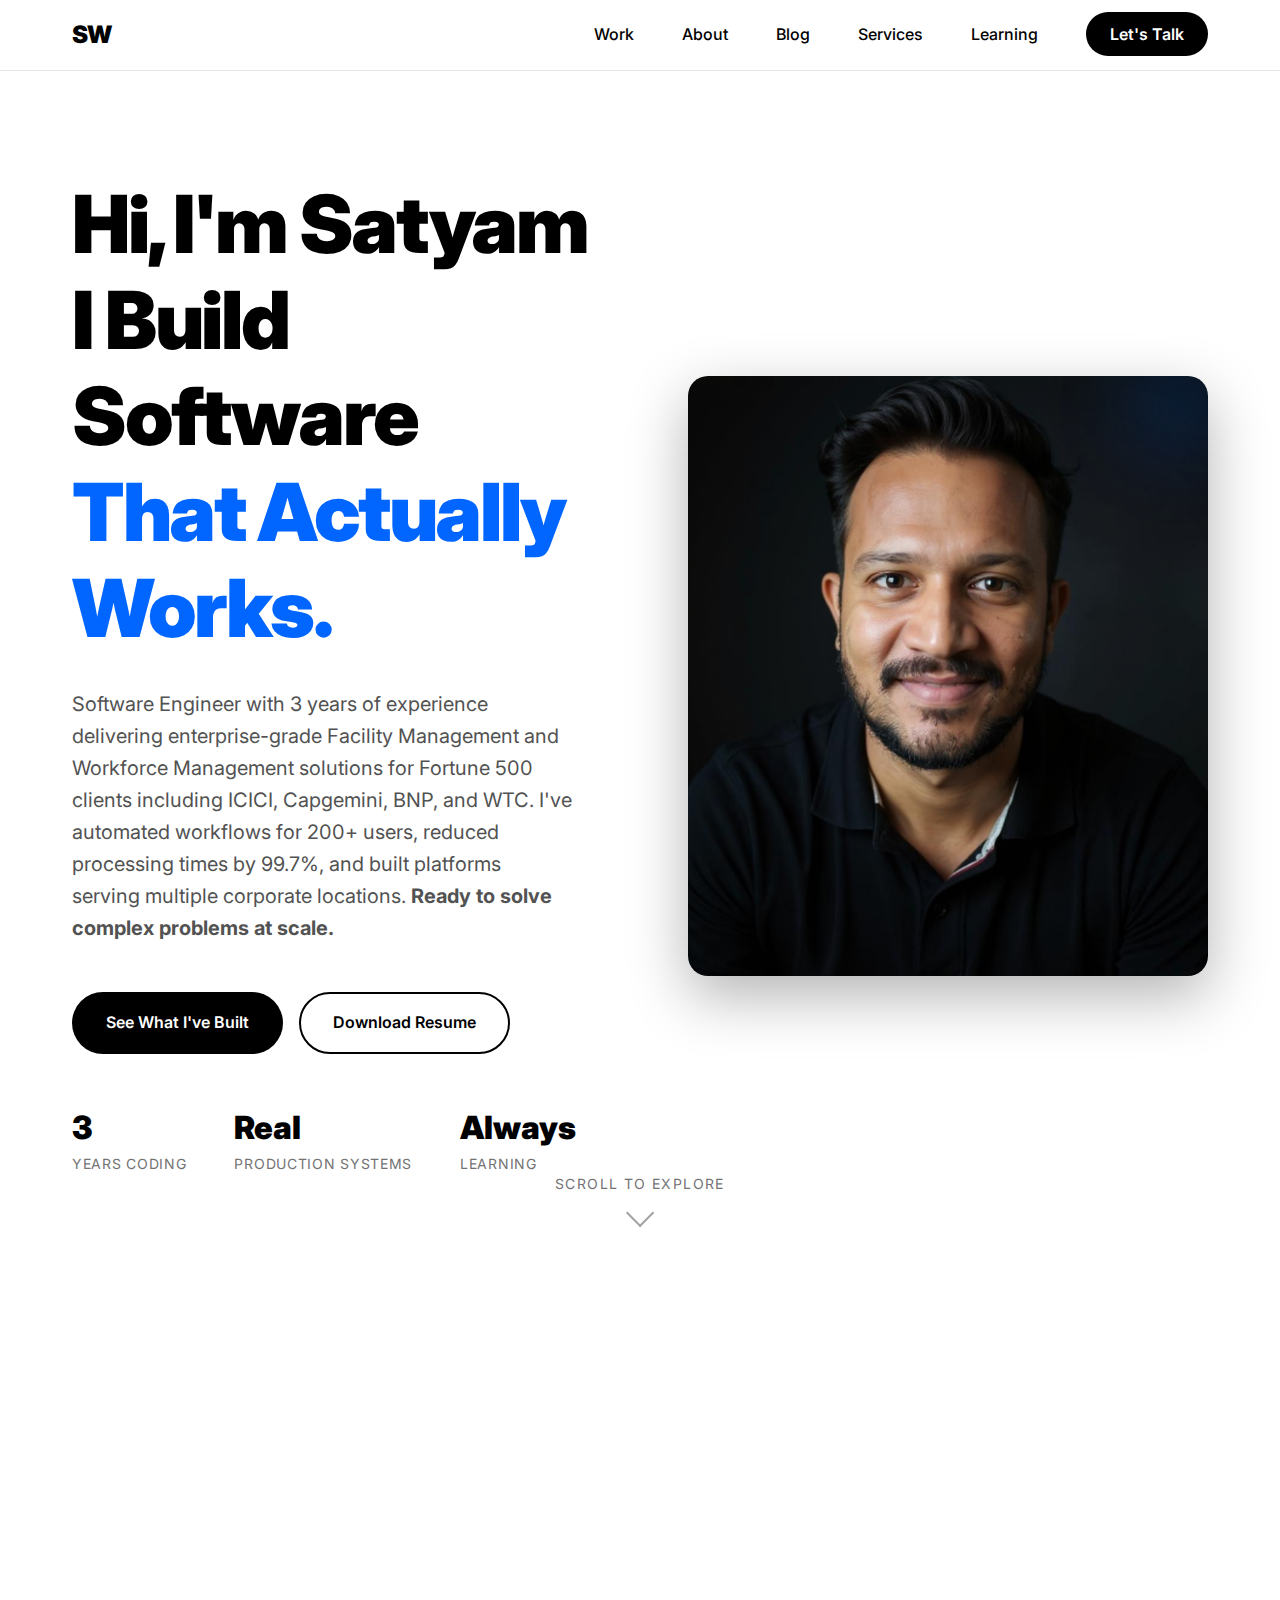
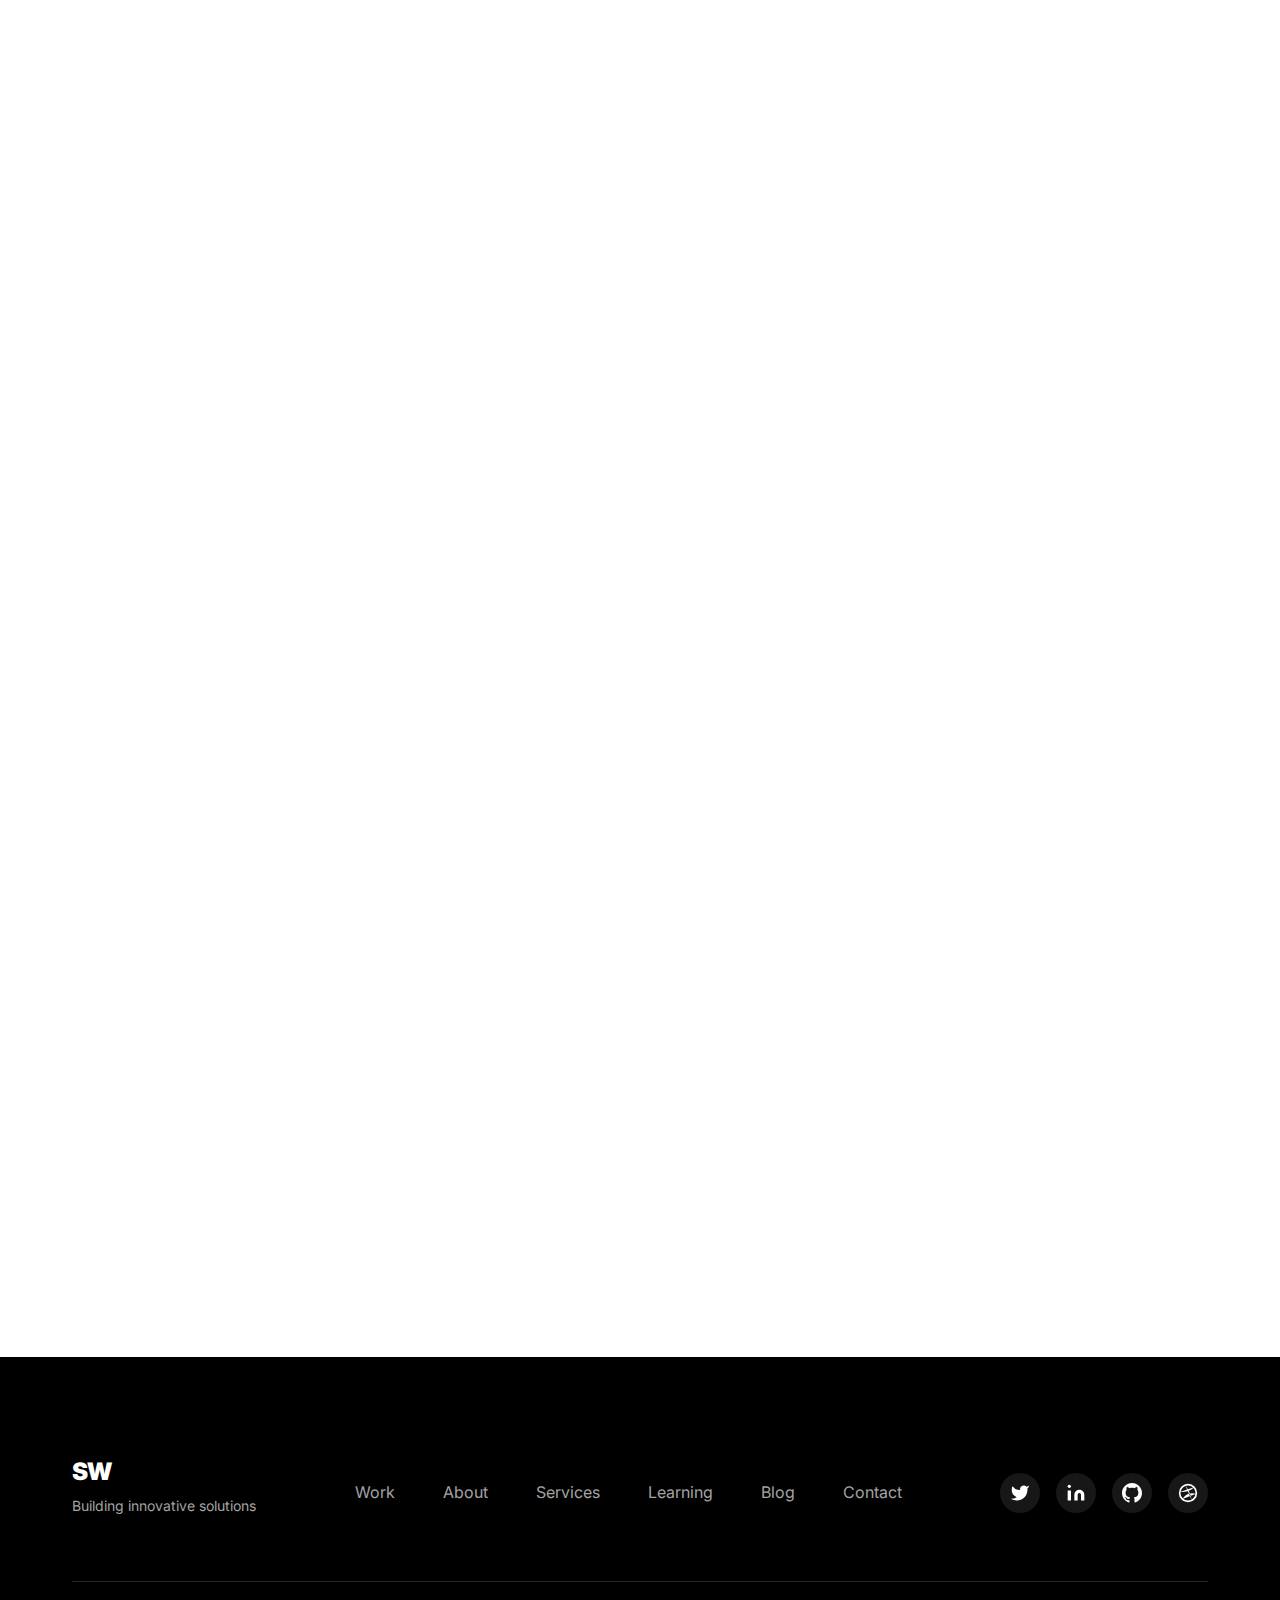
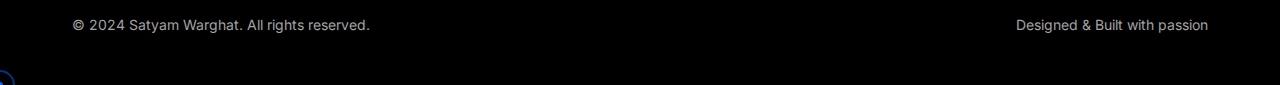
<file: index.html>
<!DOCTYPE html>
<html lang="en">
<head>
    <meta charset="UTF-8">
    <meta name="viewport" content="width=device-width, initial-scale=1.0">
    <meta name="description" content="Senior Software Developer specializing in AI, Machine Learning, Full-Stack Development. Python, JavaScript, React, TensorFlow. Open to new opportunities.">
    <meta name="keywords" content="software developer, AI engineer, machine learning, full-stack developer, Python developer, JavaScript, React, Node.js, TensorFlow, data science, automation, Satyam Warghat, hire, remote, senior developer">
    <meta name="author" content="Satyam Warghat">
    
    <!-- Open Graph Meta Tags -->
    <meta property="og:title" content="Satyam Warghat - Senior Software Developer | AI & Full-Stack Expert">
    <meta property="og:description" content="Building innovative solutions with modern technologies. Let's create something amazing together.">
    <meta property="og:image" content="assets/og-image.png">
    <meta property="og:url" content="https://satyamwarghat.com">
    <meta property="og:type" content="website">
    
    <!-- Twitter Card Meta Tags -->
    <meta name="twitter:card" content="summary_large_image">
    <meta name="twitter:title" content="Satyam Warghat - Software Developer">
    <meta name="twitter:description" content="Building innovative solutions with modern technologies. Let's create something amazing together.">
    <meta name="twitter:image" content="assets/og-image.png">
    
    <title>Satyam Warghat - Senior Software Developer | AI & Full-Stack Expert</title>
    
    <!-- Fonts -->
    <link rel="preconnect" href="https://fonts.googleapis.com">
    <link rel="preconnect" href="https://fonts.gstatic.com" crossorigin>
    <link href="https://fonts.googleapis.com/css2?family=Inter:wght@300;400;500;600;700;900&display=swap" rel="stylesheet">
    
    <!-- Styles -->
    <link rel="stylesheet" href="css/styles.css">
    
    <!-- Favicon -->
    <link rel="icon" type="image/svg+xml" href="/favicon.svg">
</head>
<body>
    <!-- Navigation -->
    <nav class="navbar" role="navigation" aria-label="Main navigation">
        <div class="nav-container">
            <a href="#" class="nav-logo" aria-label="Home">
                <span class="logo-text">SW</span>
            </a>
            
            <button class="nav-toggle" aria-label="Toggle navigation" aria-expanded="false">
                <span class="hamburger"></span>
            </button>
            
            <ul class="nav-menu">
                <li><a href="#work" class="nav-link">Work</a></li>
                <li><a href="#about" class="nav-link">About</a></li>
                <li><a href="blog.html" class="nav-link">Blog</a></li>
                <li><a href="#services" class="nav-link">Services</a></li>
                <li><a href="#learning" class="nav-link">Learning</a></li>
                <li><a href="#contact" class="nav-link nav-cta">Let's Talk</a></li>
            </ul>
        </div>
    </nav>

    <!-- Hero Section -->
    <header class="hero" id="hero">
        <div class="hero-container">
            <div class="hero-content">
                <h1 class="hero-title">
                    <span class="title-line">Hi, I'm Satyam</span>
                    <span class="title-line">I Build Software</span>
                    <span class="title-line accent">That Actually Works.</span>
                </h1>
                
                <p class="hero-subtitle">
                    Software Engineer with 3 years of experience delivering enterprise-grade Facility Management and Workforce Management solutions for Fortune 500 clients including ICICI, Capgemini, BNP, and WTC. I've automated workflows for 200+ users, reduced processing times by 99.7%, and built platforms serving multiple corporate locations. <strong>Ready to solve complex problems at scale.</strong>
                </p>
                
                <div class="hero-cta">
                    <a href="#work" class="btn btn-primary">See What I've Built</a>
                    <a href="/resume.pdf" class="btn btn-secondary" download>Download Resume</a>
                </div>
                
                <div class="hero-stats">
                    <div class="stat">
                        <span class="stat-number">3</span>
                        <span class="stat-label">Years Coding</span>
                    </div>
                    <div class="stat">
                        <span class="stat-number">Real</span>
                        <span class="stat-label">Production Systems</span>
                    </div>
                    <div class="stat">
                        <span class="stat-number">Always</span>
                        <span class="stat-label">Learning</span>
                    </div>
                </div>
            </div>
            
            <div class="hero-visual">
                <div class="hero-image-wrapper">
                    <img src="assets/profilephoto.png" alt="Satyam Warghat - Software Developer" class="hero-image">
                    <div class="hero-image-decoration"></div>
                </div>
            </div>
        </div>
        
        <div class="scroll-indicator">
            <span class="scroll-text">Scroll to explore</span>
            <div class="scroll-arrow"></div>
        </div>
    </header>

    <!-- Work Section -->
    <section class="work" id="work">
        <div class="container">
            <div class="section-header">
                <h2 class="section-title">Selected Work</h2>
                <p class="section-subtitle">Projects that push boundaries and deliver results</p>
            </div>
            
            <div class="projects-grid">
                <article class="project-card featured">
                    <div class="project-image">
                        <img src="assets/project-1.jpg" alt="Intelliwiz Facility Management System">
                        <div class="project-overlay">
                            <div class="project-links">
                                <a href="#" class="project-link demo-link">🚀 Live Demo</a>
                                <a href="https://github.com/yourusername/intelliwiz" class="project-link github-link" target="_blank">💻 GitHub</a>
                            </div>
                        </div>
                    </div>
                    <div class="project-content">
                        <span class="project-category">Enterprise Security & Facility Management</span>
                        <h3 class="project-title">Intelliwiz - Comprehensive Facility Management Platform</h3>
                        <p class="project-description">
                            Multi-client workforce management platform providing real-time operational oversight for security teams deployed at <strong>ICICI Bank locations, Capgemini offices, Brigade Group, and World Trade Center</strong>. Reduced permit processing time by 50%, improved emergency response by 70%, and enhanced operational visibility for distributed teams.
                        </p>
                        <div class="project-tech">
                            <span class="tech-tag">Django</span>
                            <span class="tech-tag">Python</span>
                            <span class="tech-tag">GraphQL</span>
                            <span class="tech-tag">Redis/Celery</span>
                            <span class="tech-tag">RabbitMQ</span>
                            <span class="tech-tag">Flutter</span>
                            <span class="tech-tag">Docker</span>
                            <span class="tech-tag">GCP</span>
                        </div>
                    </div>
                </article>
                
                <article class="project-card">
                    <div class="project-image">
                        <img src="assets/project-2.jpg" alt="JNPT Attendance Management System">
                        <div class="project-overlay">
                            <div class="project-links">
                                <a href="#" class="project-link demo-link">🚀 Live Demo</a>
                                <a href="https://github.com/yourusername/jnpt-attendance" class="project-link github-link" target="_blank">💻 GitHub</a>
                            </div>
                        </div>
                    </div>
                    <div class="project-content">
                        <span class="project-category">Algorithm Design & Automation</span>
                        <h3 class="project-title">JNPT Attendance Sheet Bifurcation System</h3>
                        <p class="project-description">
                            Automated attendance management for 200+ security personnel, reducing processing time from 4 hours to 30 seconds. Implemented exact-match backtracking algorithm with memoization for optimal distribution across contracts.
                        </p>
                        <div class="project-tech">
                            <span class="tech-tag">Python</span>
                            <span class="tech-tag">Streamlit</span>
                            <span class="tech-tag">Pandas</span>
                            <span class="tech-tag">Algorithms</span>
                            <span class="tech-tag">Excel Automation</span>
                        </div>
                    </div>
                </article>
                
                <article class="project-card">
                    <div class="project-image">
                        <img src="assets/project-3.jpg" alt="ICICI Agreement Generator">
                        <div class="project-overlay">
                            <div class="project-links">
                                <a href="#" class="project-link demo-link">🚀 Live Demo</a>
                                <a href="https://github.com/yourusername/agreement-generator" class="project-link github-link" target="_blank">💻 GitHub</a>
                            </div>
                        </div>
                    </div>
                    <div class="project-content">
                        <span class="project-category">Document Automation</span>
                        <h3 class="project-title">Enterprise Agreement Generator System</h3>
                        <p class="project-description">
                            Automated service agreement generation for 82+ ICICI Bank branches across 20+ states, transforming 3-day manual process into 5-minute batch processing with 100% error reduction.
                        </p>
                        <div class="project-tech">
                            <span class="tech-tag">Python</span>
                            <span class="tech-tag">Flask</span>
                            <span class="tech-tag">python-docx</span>
                            <span class="tech-tag">Pandas</span>
                            <span class="tech-tag">Document Automation</span>
                        </div>
                    </div>
                </article>
                
                <article class="project-card">
                    <div class="project-image">
                        <img src="assets/LMS App.png" alt="Enterprise Learning Management System">
                        <div class="project-overlay">
                            <div class="project-links">
                                <a href="#" class="project-link demo-link">🚀 Live Demo</a>
                                <a href="https://github.com/yourusername/lms-enterprise" class="project-link github-link" target="_blank">💻 GitHub</a>
                            </div>
                        </div>
                    </div>
                    <div class="project-content">
                        <span class="project-category">EdTech & Mobile Development</span>
                        <h3 class="project-title">Enterprise Learning Management System</h3>
                        <p class="project-description">
                            Built native Android app with SCORM compliance, reducing video load times by 93% through progressive streaming. Implemented multi-language speech recognition supporting 50+ Indian languages with offline capabilities. Leveraged AI tools for rapid prototyping and code optimization, accelerating development by 40%.
                        </p>
                        <div class="project-tech">
                            <span class="tech-tag">Kotlin</span>
                            <span class="tech-tag">Python/Frappe</span>
                            <span class="tech-tag">Vue.js</span>
                            <span class="tech-tag">SCORM</span>
                            <span class="tech-tag">Android</span>
                            <span class="tech-tag">WebView</span>
                            <span class="tech-tag">AI-Assisted Dev</span>
                        </div>
                    </div>
                </article>
                
                <article class="project-card">
                    <div class="project-image">
                        <img src="assets/WindowsToNas.png" alt="IT Infrastructure Migration">
                        <div class="project-overlay">
                            <div class="project-links">
                                <a href="#" class="project-link demo-link">📄 Case Study</a>
                                <a href="https://github.com/yourusername/infra-scripts" class="project-link github-link" target="_blank">💻 GitHub</a>
                            </div>
                        </div>
                    </div>
                    <div class="project-content">
                        <span class="project-category">Infrastructure & DevOps</span>
                        <h3 class="project-title">IT Infrastructure Migration & Optimization</h3>
                        <p class="project-description">
                            Led migration of 100+ employees from Windows Server to Ubuntu, reducing licensing costs. Deployed NAS with RAID5 configuration and automated backup workflows to Google Cloud Cold Storage for disaster recovery compliance.
                        </p>
                        <div class="project-tech">
                            <span class="tech-tag">Linux/Ubuntu</span>
                            <span class="tech-tag">RAID5</span>
                            <span class="tech-tag">GCP Cold Storage</span>
                            <span class="tech-tag">Networking</span>
                            <span class="tech-tag">Backup Automation</span>
                        </div>
                    </div>
                </article>
                
                <article class="project-card">
                    <div class="project-image">
                        <img src="assets/Mindshift.png" alt="MindShift Self-Help App">
                        <div class="project-overlay">
                            <div class="project-links">
                                <a href="#" class="project-link demo-link">🚧 In Development</a>
                                <a href="https://github.com/yourusername/mindshift" class="project-link github-link" target="_blank">💻 GitHub</a>
                            </div>
                        </div>
                    </div>
                    <div class="project-content">
                        <span class="project-category">AI/Mental Health Tech • In Development</span>
                        <h3 class="project-title">MindShift - NLP-Powered Self-Help Platform</h3>
                        <p class="project-description">
                            Building an innovative mental wellness app leveraging self-hypnosis and NLP techniques to help users overcome limiting beliefs. Features guided sessions, progress tracking, and personalized AI-driven recommendations.
                        </p>
                        <div class="project-tech">
                            <span class="tech-tag">React Native</span>
                            <span class="tech-tag">Python/NLP</span>
                            <span class="tech-tag">TensorFlow</span>
                            <span class="tech-tag">Audio Processing</span>
                            <span class="tech-tag">Psychology APIs</span>
                        </div>
                        <div class="project-status" style="margin-top: 1rem; color: #10b981; font-weight: 600;">
                            🚀 Currently in Active Development - Follow Progress
                        </div>
                    </div>
                </article>
            </div>
            
            <div class="section-cta">
                <a href="#" class="btn btn-outline">View All Projects</a>
            </div>
        </div>
    </section>

    <!-- About Section -->
    <section class="about" id="about">
        <div class="container">
            <div class="about-grid">
                <div class="about-content">
                    <h2 class="section-title">The Real Story</h2>
                    <p class="about-lead">
                        I'm a developer who's been in the trenches for 3 years, building practical solutions that actually get used.
                    </p>
                    <p class="about-text">
                        Let me be honest: I'm not a 10x developer or an AI expert. I'm someone who ships working code, meets deadlines, and learns something new every day. I've built systems for ICICI Bank, automated boring tasks for hundreds of people, and yes, I use Stack Overflow and AI tools when I'm stuck.
                    </p>
                    <p class="about-text">
                        My superpower? I can take a messy business problem and turn it into working software. I've reduced a 4-hour process to 30 seconds. I've built systems that handle real money for real banks. And when things break (they always do), I fix them.
                    </p>
                    <p class="about-text">
                        Right now, I'm exploring AI and machine learning because that's where tech is heading. I'm not pretending to be an expert—I'm learning in public, building projects, and figuring it out as I go. That's how I've always worked, and it's gotten me this far.
                    </p>
                    
                    <div class="skills-grid">
                        <div class="skill-category">
                            <h4>What I Actually Use Daily</h4>
                            <ul class="skill-list">
                                <li>Python (my go-to language)</li>
                                <li>JavaScript/React (when I need a UI)</li>
                                <li>SQL (lots of database work)</li>
                                <li>Git (and yes, I've force-pushed to main)</li>
                                <li>ChatGPT/Claude (productivity tools)</li>
                            </ul>
                        </div>
                        <div class="skill-category">
                            <h4>What I'm Learning</h4>
                            <ul class="skill-list">
                                <li>Machine Learning basics</li>
                                <li>Cloud deployment (2 years of work experience managing AWS and GCP)</li>
                                <li>System design (watching YouTube videos)</li>
                                <li>DSA for interviews (LeetCode grind)</li>
                                <li>Psychology (for my app idea)</li>
                            </ul>
                        </div>
                    </div>
                    
                    <div class="about-cta">
                        <a href="/resume.pdf" class="btn btn-primary" download>Download Resume</a>
                        <a href="#contact" class="btn btn-outline">Get in Touch</a>
                    </div>
                </div>
                
                <div class="about-visual">
                    <div class="about-image-wrapper">
                        <img src="assets/about-image.png" alt="Satyam Warghat - Working on a project" class="about-image">
                    </div>
                    <div class="experience-badge">
                        <span class="badge-number">3+</span>
                        <span class="badge-text">Years of Experience</span>
                    </div>
                </div>
            </div>
        </div>
    </section>

    <!-- Interactive Skills Section -->
    <section class="skills-showcase" id="skills">
        <div class="container">
            <div class="section-header">
                <h2 class="section-title">Technical Skills</h2>
                <p class="section-subtitle">Technologies I work with every day</p>
            </div>
            
            <div class="skills-container">
                <!-- Backend Development -->
                <div class="skill-category-card">
                    <h3 class="category-title">Backend Development</h3>
                    <div class="skill-items">
                        <div class="skill-item" data-skill="Python">
                            <div class="skill-header">
                                <span class="skill-name">Python</span>
                                <span class="skill-percentage">92%</span>
                            </div>
                            <div class="skill-bar">
                                <div class="skill-progress" data-width="92"></div>
                            </div>
                        </div>
                        <div class="skill-item" data-skill="Django">
                            <div class="skill-header">
                                <span class="skill-name">Django/Flask</span>
                                <span class="skill-percentage">88%</span>
                            </div>
                            <div class="skill-bar">
                                <div class="skill-progress" data-width="88"></div>
                            </div>
                        </div>
                        <div class="skill-item" data-skill="Node">
                            <div class="skill-header">
                                <span class="skill-name">Node.js</span>
                                <span class="skill-percentage">75%</span>
                            </div>
                            <div class="skill-bar">
                                <div class="skill-progress" data-width="75"></div>
                            </div>
                        </div>
                        <div class="skill-item" data-skill="SQL">
                            <div class="skill-header">
                                <span class="skill-name">SQL/PostgreSQL</span>
                                <span class="skill-percentage">85%</span>
                            </div>
                            <div class="skill-bar">
                                <div class="skill-progress" data-width="85"></div>
                            </div>
                        </div>
                    </div>
                </div>

                <!-- Cloud Management -->
                <div class="skill-category-card">
                    <h3 class="category-title">Cloud Management</h3>
                    <div class="skill-items">
                        <div class="skill-item" data-skill="AWS">
                            <div class="skill-header">
                                <span class="skill-name">AWS</span>
                                <span class="skill-percentage">75%</span>
                            </div>
                            <div class="skill-bar">
                                <div class="skill-progress" data-width="75"></div>
                            </div>
                        </div>
                        <div class="skill-item" data-skill="GCP">
                            <div class="skill-header">
                                <span class="skill-name">Google Cloud Platform</span>
                                <span class="skill-percentage">70%</span>
                            </div>
                            <div class="skill-bar">
                                <div class="skill-progress" data-width="70"></div>
                            </div>
                        </div>
                        <div class="skill-item" data-skill="Linux">
                            <div class="skill-header">
                                <span class="skill-name">Linux/Ubuntu</span>
                                <span class="skill-percentage">80%</span>
                            </div>
                            <div class="skill-bar">
                                <div class="skill-progress" data-width="80"></div>
                            </div>
                        </div>
                        <div class="skill-item" data-skill="Docker">
                            <div class="skill-header">
                                <span class="skill-name">Docker/Containerization</span>
                                <span class="skill-percentage">65%</span>
                            </div>
                            <div class="skill-bar">
                                <div class="skill-progress" data-width="65"></div>
                            </div>
                        </div>
                    </div>
                </div>

                <!-- Frontend Development -->
                <div class="skill-category-card">
                    <h3 class="category-title">Frontend Development</h3>
                    <div class="skill-items">
                        <div class="skill-item" data-skill="React">
                            <div class="skill-header">
                                <span class="skill-name">React.js</span>
                                <span class="skill-percentage">85%</span>
                            </div>
                            <div class="skill-bar">
                                <div class="skill-progress" data-width="85"></div>
                            </div>
                        </div>
                        <div class="skill-item" data-skill="JavaScript">
                            <div class="skill-header">
                                <span class="skill-name">JavaScript/ES6+</span>
                                <span class="skill-percentage">90%</span>
                            </div>
                            <div class="skill-bar">
                                <div class="skill-progress" data-width="90"></div>
                            </div>
                        </div>
                        <div class="skill-item" data-skill="HTML/CSS">
                            <div class="skill-header">
                                <span class="skill-name">HTML5/CSS3</span>
                                <span class="skill-percentage">95%</span>
                            </div>
                            <div class="skill-bar">
                                <div class="skill-progress" data-width="95"></div>
                            </div>
                        </div>
                        <div class="skill-item" data-skill="TypeScript">
                            <div class="skill-header">
                                <span class="skill-name">TypeScript</span>
                                <span class="skill-percentage">70%</span>
                            </div>
                            <div class="skill-bar">
                                <div class="skill-progress" data-width="70"></div>
                            </div>
                        </div>
                    </div>
                </div>

                <!-- Tools & Technologies -->
                <div class="skill-category-card">
                    <h3 class="category-title">Tools & Technologies</h3>
                    <div class="skill-items">
                        <div class="skill-item" data-skill="Git">
                            <div class="skill-header">
                                <span class="skill-name">Git/GitHub</span>
                                <span class="skill-percentage">90%</span>
                            </div>
                            <div class="skill-bar">
                                <div class="skill-progress" data-width="90"></div>
                            </div>
                        </div>
                        <div class="skill-item" data-skill="VSCode">
                            <div class="skill-header">
                                <span class="skill-name">VS Code</span>
                                <span class="skill-percentage">95%</span>
                            </div>
                            <div class="skill-bar">
                                <div class="skill-progress" data-width="95"></div>
                            </div>
                        </div>
                        <div class="skill-item" data-skill="Postman">
                            <div class="skill-header">
                                <span class="skill-name">Postman/API Testing</span>
                                <span class="skill-percentage">85%</span>
                            </div>
                            <div class="skill-bar">
                                <div class="skill-progress" data-width="85"></div>
                            </div>
                        </div>
                        <div class="skill-item" data-skill="Jira">
                            <div class="skill-header">
                                <span class="skill-name">Jira/Agile</span>
                                <span class="skill-percentage">80%</span>
                            </div>
                            <div class="skill-bar">
                                <div class="skill-progress" data-width="80"></div>
                            </div>
                        </div>
                    </div>
                </div>
            </div>

            <!-- Tech Stack Icons -->
            <div class="tech-stack">
                <h3 class="tech-stack-title">Technologies I Use</h3>
                <div class="tech-icons">
                    <div class="tech-icon" title="Python">
                        <svg viewBox="0 0 128 128"><path fill="#3776ab" d="M63.391 1.988c-4.222.02-8.252.379-11.8 1.007-10.45 1.846-12.346 5.71-12.346 12.837v9.411h24.693v3.137H29.977c-7.176 0-13.46 4.313-15.426 12.521-2.268 9.405-2.368 15.275 0 25.096 1.755 7.311 5.947 12.519 13.124 12.519h8.491V67.234c0-8.151 7.051-15.34 15.426-15.34h24.665c6.866 0 12.346-5.654 12.346-12.548V15.833c0-6.693-5.646-11.72-12.346-12.837-4.244-.706-8.645-1.027-12.866-1.008zM50.037 9.557c2.55 0 4.634 2.117 4.634 4.721 0 2.593-2.083 4.69-4.634 4.69-2.56 0-4.633-2.097-4.633-4.69-.001-2.604 2.073-4.721 4.633-4.721z"></path><path fill="#ffd43b" d="M91.682 28.38v10.966c0 8.5-7.208 15.655-15.426 15.655H51.591c-6.756 0-12.346 5.783-12.346 12.549v23.515c0 6.691 5.818 10.628 12.346 12.547 7.816 2.297 15.312 2.713 24.665 0 6.216-1.801 12.346-5.423 12.346-12.547v-9.412H63.938v-3.138h37.012c7.176 0 9.852-5.005 12.348-12.519 2.578-7.735 2.467-15.174 0-25.096-1.774-7.145-5.161-12.521-12.348-12.521h-9.268zM77.809 87.927c2.561 0 4.634 2.097 4.634 4.692 0 2.602-2.074 4.719-4.634 4.719-2.55 0-4.633-2.117-4.633-4.719 0-2.595 2.083-4.692 4.633-4.692z"></path></svg>
                    </div>
                    <div class="tech-icon" title="JavaScript">
                        <svg viewBox="0 0 128 128"><path fill="#f7df1e" d="M1.408 1.408h125.184v125.185H1.408z"></path><path d="M116.347 96.736c-.917-5.711-4.641-10.508-15.672-14.981-3.832-1.761-8.104-3.022-9.377-5.926-.452-1.69-.512-2.642-.226-3.665.821-3.32 4.784-4.355 7.925-3.403 2.023.678 3.938 2.237 5.093 4.724 5.402-3.498 5.391-3.475 9.163-5.879-1.381-2.141-2.118-3.129-3.022-4.045-3.249-3.629-7.676-5.498-14.756-5.355l-3.688.477c-3.534.893-6.902 2.748-8.877 5.235-5.926 6.724-4.236 18.492 2.975 23.335 7.104 5.332 17.54 6.545 18.873 11.531 1.297 6.104-4.486 8.08-10.234 7.378-4.236-.881-6.592-3.034-9.139-6.949-4.688 2.713-4.688 2.713-9.508 5.485 1.143 2.499 2.344 3.63 4.26 5.795 9.068 9.198 31.76 8.746 35.83-5.176.165-.478 1.261-3.666.38-8.581zM69.462 58.943H57.753l-.048 30.272c0 6.438.333 12.34-.714 14.149-1.713 3.558-6.152 3.117-8.175 2.427-2.059-1.012-3.106-2.451-4.319-4.485-.333-.584-.583-1.036-.667-1.071l-9.52 5.83c1.583 3.249 3.915 6.069 6.902 7.901 4.462 2.678 10.459 3.499 16.731 2.059 4.082-1.189 7.604-3.652 9.448-7.401 2.666-4.915 2.094-10.864 2.07-17.444.06-10.735.001-21.468.001-32.237z"></path></svg>
                    </div>
                    <div class="tech-icon" title="React">
                        <svg viewBox="0 0 128 128"><path fill="#61dafb" d="M64 81.7a17.7 17.7 0 1 1 0-35.4 17.7 17.7 0 0 1 0 35.4z"></path><path fill="#61dafb" d="M107.3 45.2c-2.2-.8-4.5-1.6-6.9-2.3.6-2.4 1.1-4.8 1.5-7.1 2.1-13.2-.2-22.5-6.6-26.1-1.9-1.1-4-1.6-6.4-1.6-7 0-15.9 5.2-24.9 13.9-9-8.7-17.9-13.9-24.9-13.9-2.4 0-4.5.5-6.4 1.6-6.4 3.7-8.7 13-6.6 26.1.4 2.3.9 4.7 1.5 7.1-2.4.7-4.7 1.4-6.9 2.3-12.5 4.8-19.3 11.4-19.3 18.8s6.9 14 19.3 18.8c2.2.8 4.5 1.6 6.9 2.3-.6 2.4-1.1 4.8-1.5 7.1-2.1 13.2.2 22.5 6.6 26.1 1.9 1.1 4 1.6 6.4 1.6 7.1 0 16-5.2 24.9-13.9 9 8.7 17.9 13.9 24.9 13.9 2.4 0 4.5-.5 6.4-1.6 6.4-3.7 8.7-13 6.6-26.1-.4-2.3-.9-4.7-1.5-7.1 2.4-.7 4.7-1.4 6.9-2.3 12.5-4.8 19.3-11.4 19.3-18.8s-6.8-14-19.3-18.8zm-14.8-30.5c4.1 2.4 5.5 9.8 3.8 20.3-.3 2.1-.8 4.3-1.4 6.6-5.2-1.2-10.7-2-16.5-2.5-3.4-4.8-6.9-9.1-10.4-13 7.4-7.3 14.9-12.3 21-12.3 1.3 0 2.5.3 3.5.9zm-11.2 59.3c-1.8 3.2-3.9 6.4-6.1 9.6-3.7.3-7.4.4-11.2.4-3.9 0-7.6-.1-11.2-.4-2.2-3.2-4.2-6.4-6-9.6-1.9-3.3-3.7-6.7-5.3-10 1.6-3.3 3.4-6.7 5.3-10 1.8-3.2 3.9-6.4 6.1-9.6 3.7-.3 7.4-.4 11.2-.4 3.9 0 7.6.1 11.2.4 2.2 3.2 4.2 6.4 6 9.6 1.9 3.3 3.7 6.7 5.3 10-1.7 3.3-3.4 6.6-5.3 10zm8.3-3.3c1.5 3.5 2.7 6.9 3.8 10.3-3.4.8-7 1.4-10.8 1.9 1.2-1.9 2.5-3.9 3.6-6 1.2-2.1 2.3-4.2 3.4-6.2zm-25.6 27.1c-2.4-2.6-4.7-5.4-6.9-8.3 2.3.1 4.6.2 6.9.2 2.3 0 4.6-.1 6.9-.2-2.2 2.9-4.5 5.7-6.9 8.3zm-18.6-15c-3.8-.5-7.4-1.1-10.8-1.9 1.1-3.3 2.3-6.8 3.8-10.3 1.1 2 2.2 4.1 3.4 6.1 1.2 2.2 2.4 4.1 3.6 6.1zm-7-25.5c-1.5-3.5-2.7-6.9-3.8-10.3 3.4-.8 7-1.4 10.8-1.9-1.2 1.9-2.5 3.9-3.6 6-1.2 2.1-2.3 4.2-3.4 6.2zm25.6-27.1c2.4 2.6 4.7 5.4 6.9 8.3-2.3-.1-4.6-.2-6.9-.2-2.3 0-4.6.1-6.9.2 2.2-2.9 4.5-5.7 6.9-8.3zm22.2 21l-3.6-6c3.8.5 7.4 1.1 10.8 1.9-1.1 3.3-2.3 6.8-3.8 10.3-1.1-2.1-2.2-4.2-3.4-6.2zm-54.5-16.2c-1.7-10.5-.3-17.9 3.8-20.3 1-.6 2.2-.9 3.5-.9 6 0 13.5 4.9 21 12.3-3.5 3.8-7 8.2-10.4 13-5.8.5-11.3 1.4-16.5 2.5-.6-2.3-1-4.5-1.4-6.6zm-24.7 29c0-4.7 5.7-9.7 15.7-13.4 2-.8 4.2-1.5 6.4-2.1 1.6 5 3.6 10.3 6 15.6-2.4 5.3-4.5 10.5-6 15.5-13.8-4-22.1-10-22.1-15.6zm28.5 49.3c-4.1-2.4-5.5-9.8-3.8-20.3.3-2.1.8-4.3 1.4-6.6 5.2 1.2 10.7 2 16.5 2.5 3.4 4.8 6.9 9.1 10.4 13-7.4 7.3-14.9 12.3-21 12.3-1.3 0-2.5-.3-3.5-.9zm60.8-20.3c1.7 10.5.3 17.9-3.8 20.3-1 .6-2.2.9-3.5.9-6 0-13.5-4.9-21-12.3 3.5-3.8 7-8.2 10.4-13 5.8-.5 11.3-1.4 16.5-2.5.6 2.3 1 4.5 1.4 6.6zm9-15.6c-2 .8-4.2 1.5-6.4 2.1-1.6-5-3.6-10.3-6-15.6 2.4-5.3 4.5-10.5 6-15.5 13.8 4 22.1 10 22.1 15.6 0 4.7-5.8 9.7-15.7 13.4z"></path></svg>
                    </div>
                    <div class="tech-icon" title="Node.js">
                        <svg viewBox="0 0 128 128"><path fill="#83cd29" d="M112.678 30.334L68.535 4.729c-2.781-1.584-6.424-1.584-9.227 0L14.82 30.334C11.951 31.985 10 35.088 10 38.407v51.142c0 3.319 1.992 6.423 4.862 8.083l11.729 6.688c5.627 2.772 7.186 2.772 9.746 2.772 7.962 0 12.637-4.823 12.637-13.092V42.91c0-.67-.534-1.202-1.233-1.202h-5.321c-.661 0-1.223.532-1.223 1.202v51.089c0 3.776-3.882 7.506-10.271 4.347L18.979 91.513c-.341-.21-.554-.618-.554-1.021V39.371c0-.402.223-.811.554-1.021l43.501-25.13c.329-.19.878-.19 1.207 0l43.501 25.13c.33.21.554.619.554 1.021v51.142c0 .403-.224.811-.554 1.022l-43.501 25.13c-.329.19-.878.19-1.207 0l-11.116-6.586c-.341-.202-.762-.212-1.094-.052-3.063 1.745-3.652 1.955-6.494 2.945-.422.142-1.033.361-.062 1.083l14.474 8.554c1.391.812 2.943 1.234 4.514 1.234 1.57 0 3.123-.422 4.514-1.234l43.501-25.13c2.87-1.66 4.821-4.763 4.821-8.083V38.407c0-3.319-1.951-6.422-4.821-8.073zM77.727 61.809c-11.517 0-14.078-2.953-14.967-8.821-.092-.61-.56-1.055-1.175-1.055h-5.59c-.652 0-1.184.531-1.184 1.184 0 7.766 4.214 17.066 22.916 17.066 13.694 0 21.554-5.392 21.554-14.78 0-9.317-6.307-11.827-19.574-13.552-13.465-1.745-14.839-2.652-14.839-5.733 0-2.552 1.132-5.952 10.882-5.952 8.693 0 11.893 1.881 13.199 7.764.123.562.59.945 1.164.945h5.611c.331 0 .641-.151.851-.402.21-.251.321-.58.271-.921-.853-10.104-7.551-14.799-21.096-14.799-12.106 0-19.322 5.11-19.322 13.377 0 9.08 7.003 11.589 19.16 12.715 14.549 1.333 15.679 3.315 15.679 5.993 0 4.641-3.753 6.62-12.565 6.62z"></path></svg>
                    </div>
                    <div class="tech-icon" title="Django">
                        <svg viewBox="0 0 128 128"><path fill="#092e20" d="M59.448 0h20.93v96.88c-10.737 2.04-18.62 2.855-27.181 2.855-25.551-.001-38.87-11.551-38.87-33.705 0-21.338 14.135-35.2 36.015-35.2 3.398 0 5.98.272 9.106 1.087zm0 48.765c-2.446-.815-4.485-1.086-7.067-1.086-10.6 0-16.717 6.523-16.717 17.939 0 11.145 5.845 17.26 16.582 17.26 2.309 0 4.212-.136 7.202-.542z"></path><path fill="#092e20" d="M113.672 32.321V80.84c0 16.717-1.224 24.735-4.893 31.666-3.398 6.661-7.883 10.873-17.124 15.494l-19.435-9.241c9.242-4.35 13.726-8.153 16.58-14 2.99-5.979 3.943-12.91 3.943-31.122V32.321zM92.742.111h20.93v21.474h-20.93z"></path></svg>
                    </div>
                    <div class="tech-icon" title="Git">
                        <svg viewBox="0 0 128 128"><path fill="#f05032" d="M124.737 58.378L69.621 3.264c-3.172-3.174-8.32-3.174-11.497 0L46.68 14.71l14.518 14.518c3.375-1.139 7.243-.375 9.932 2.314 2.703 2.706 3.461 6.607 2.294 9.993l13.992 13.993c3.385-1.167 7.292-.413 9.994 2.295 3.78 3.777 3.78 9.9 0 13.679a9.673 9.673 0 01-13.683 0 9.677 9.677 0 01-2.105-10.521L68.574 47.933l-.002 34.341a9.708 9.708 0 012.559 1.828c3.778 3.777 3.778 9.898 0 13.683-3.779 3.777-9.904 3.777-13.679 0-3.778-3.784-3.778-9.905 0-13.683a9.65 9.65 0 013.167-2.11V47.333a9.581 9.581 0 01-3.167-2.111c-2.862-2.86-3.551-7.06-2.083-10.576L41.056 20.333 3.264 58.123a8.133 8.133 0 000 11.5l55.117 55.114c3.174 3.174 8.32 3.174 11.499 0l54.858-54.858a8.135 8.135 0 00-.001-11.501z"></path></svg>
                    </div>
                    <div class="tech-icon" title="Docker">
                        <svg viewBox="0 0 128 128"><path fill="#2496ed" d="M124.8 52.1c-4.3-2.5-10-2.8-14.8-1.4-.6-5.2-4-9.7-8-12.9l-1.6-1.3-1.4 1.6c-2.7 3.1-3.5 8.3-3.1 12.3.3 2.9 1.2 5.9 3 8.3-1.4.8-2.9 1.9-4.3 2.4-2.8 1-5.9 2-8.9 2h-6.7v-14.1h-13v-25h-15V49h-25v-14h-13v14h-13v14h-11.2l-.2 1.5c-.5 6.4.3 12.6 3 18.5l1.1 2.2.1.2c7.9 13.4 21.7 19 36.8 19 29.2 0 53.3-13.1 64.3-40.6 7.4.4 15-1.8 18.6-8.9l.9-1.8-1.6-1zM28 39h10v11H28V39zm13 0h10v11H41V39zm-13 13h10v11H28V52zm13 0h10v11H41V52zm0 13h10v11H41V65zm13 0h10v11H54V65zm0-13h10v11H54V52zm0-13h10v11H54V39zm13 0h10v11H67V39zm13 0h10v11H80V39zm0 13h10v11H80V52zm-13 13h10v11H67V65z"></path></svg>
                    </div>
                    <div class="tech-icon" title="PostgreSQL">
                        <svg viewBox="0 0 128 128"><path fill="#336791" d="M93.809 92.112c.785-6.533.55-7.492 5.416-6.433l1.235.108c3.742.17 8.637-.602 11.513-1.938 6.191-2.873 9.861-7.668 3.758-6.409-13.924 2.873-14.881-1.842-14.881-1.842 14.703-21.815 20.849-49.508 15.543-56.287-14.47-18.489-39.517-9.746-39.936-9.52l-.134.025c-2.751-.571-5.83-.912-9.289-.968-6.301-.104-11.082 1.652-14.709 4.402 0 0-44.683-18.409-42.604 23.151.442 8.841 12.672 66.898 27.26 49.362 5.332-6.412 10.484-11.834 10.484-11.834 2.558 1.699 5.622 2.567 8.834 2.255l.249-.212c-.078.796-.044 1.575.099 2.497-3.757 4.199-2.653 4.936-10.166 6.482-7.602 1.566-3.136 4.355-.221 5.084 3.535.884 11.712 2.136 17.238-5.598l-.22.882c1.474 1.18 1.375 8.477 1.583 13.69.209 5.214.558 10.079 1.621 12.948 1.063 2.868 2.317 10.256 12.191 8.14 8.252-1.764 14.561-4.309 15.136-27.985"></path><path fill="#336791" d="M75.458 125.256c-4.367 0-7.211-1.689-8.938-3.32-2.607-2.46-3.641-5.629-4.259-7.522l-.267-.79c-1.244-3.358-1.666-8.193-1.916-14.419-.038-.935-.064-1.898-.093-2.919-.021-.747-.047-1.684-.085-2.664-1.553.742-3.213 1.27-4.962 1.568-3.079.526-6.389.356-9.84-.507-2.435-.609-4.965-1.871-6.407-3.82-4.203 3.681-8.212 3.182-10.396 2.453-3.853-1.285-7.301-4.896-10.542-11.037-2.309-4.375-4.542-10.075-6.638-16.943-3.65-11.96-5.969-24.557-6.175-28.693C4.292 36.129 5.581 27.527 10.092 20.74c4.557-6.857 11.48-10.708 20.585-11.451 4.325-.353 8.917-.13 13.654.646 1.502-2.186 3.436-4.028 5.79-5.485 4.782-2.959 10.682-4.575 17.542-4.812 5.481-.186 11.09.568 16.645 2.245 5.227 1.578 9.505 3.969 13.075 7.308 3.236 3.025 5.495 6.395 6.714 10.016 1.352 4.014 1.437 8.116.252 12.193-1.353 4.659-3.846 8.387-6.287 11.117-1.182 1.322-2.54 2.742-4.034 4.217-2.352 2.321-4.833 4.435-7.369 6.287.928.686 1.842 1.423 2.719 2.215 4.402 3.978 7.387 8.437 8.886 13.267 1.532 4.938 1.474 9.732-.174 14.253-1.56 4.279-4.321 7.899-8.208 10.763-5.416 3.99-11.711 5.417-15.828 5.98-2.131.292-4.189.403-6.103.403zm-5.882-13.493c.455 1.315.844 2.468 1.414 3.456 1.263 2.185 2.951 3.305 5.461 3.629 3.765.489 8.305-.346 12.81-2.354 3.036-1.353 5.313-3.235 6.773-5.599 1.217-1.973 1.782-4.261 1.683-6.803-.118-3.029-1.065-6.08-2.814-9.058a26.237 26.237 0 00-6.002-7.206c-.961-.894-1.977-1.737-3.012-2.514l.273 11.35c.037 1.588-.349 15.317-6.838 18.536-1.457.723-2.949 1.059-4.432 1.002-2.641-.103-5.025-1.459-7.088-4.031l-1.125-1.402.696-1.682c1.262-3.05 1.272-3.095 2.19-5.695.687-1.944 1.712-4.844 2.407-7.54a22.664 22.664 0 01-4.021 1.352c-1.612.337-3.025.435-4.224.378zm14.208-7.385l.011.271c.032.828.066 1.595.087 2.311.029.964.055 1.872.092 2.744.176 4.168.426 8.065.936 9.661 1.794-.885 3.04-3.115 3.637-6.674.326-1.945.474-3.935.529-5.251l.056-1.316c.041-.979.091-1.838.147-2.527a61.526 61.526 0 00.123-1.917l-5.618 2.698zm-10.115-6.688l1.616.13c3.312.268 5.495 1.391 6.683 3.436.643 1.107.745 2.213.7 2.628-.033.309-.244 1.607-.801 3.616-.521 1.878-1.257 4.537-1.772 6.055a79.49 79.49 0 00-.658 1.932c1.289 1.352 2.627 2.045 3.972 2.065.691.009 1.525-.143 2.417-.587 2.854-1.419 4.245-6.594 4.175-11.844l-.045-3.394-.596-43.867-1.209.137c-5.415.614-9.117 1.984-11.005 4.073-2.202 2.435-2.715 5.626-2.884 6.868l-.144 1.052.847.635c2.634 1.975 4.621 3.915 5.906 5.765 1.221 1.759 1.738 3.509 1.581 5.353-.232 2.721-1.866 5.138-5.003 7.39-2.434 1.746-4.94 2.736-7.043 3.097zm-4.646-2.071c1.368-.348 2.81-.857 4.269-1.58a17.689 17.689 0 004.369-2.651c2.335-1.894 2.893-3.005 2.962-3.719.048-.498-.081-1.084-.685-1.956-.798-1.152-2.212-2.489-4.201-3.978-.516-.386-1.061-.775-1.621-1.159l-1.224-.84-.373-1.437c-.187-.72-.417-1.516-.69-2.369-1.229-3.829-3.329-7.594-6.079-10.893-.892-1.071-1.831-2.084-2.788-3.012-.687-.666-1.678-1.542-2.813-2.4-2.275 9.564-1.88 16.893.179 20.852 1.225 2.355 3.24 5.304 5.995 8.766 1.446 1.817 2.936 3.378 4.43 4.634l.29-.038zm-20.166-2.434c2.515 4.769 5.069 7.649 7.587 8.567 2.129.776 4.648.239 7.488-1.598l.681-.439-13.756-6.53zm10.593-4.052l14.384 6.83 1.359-.626c.673-.31 1.365-.646 2.06-1.001a57.21 57.21 0 005.802-3.328c1.378-1.316 2.672-2.723 3.844-4.178 1.281-1.593 2.419-3.231 3.388-4.903-11.131-3.255-15.211-5.324-16.798-6.708-.747-.652-1.059-1.266-.953-1.878.096-.551.516-1.176 1.25-1.858.976-.908 2.411-1.723 4.386-2.491 3.934-1.529 8.401-2.143 11.538-2.206l1.227-.025-.104-1.221c-.249-2.922-1.45-5.69-3.574-8.233-2.581-3.091-6.321-5.352-11.113-6.715-5.085-1.445-10.125-2.068-14.989-1.85-5.816.262-10.737 1.365-14.637 3.279-3.104 1.524-5.522 3.458-7.187 5.747l-.925 1.271 1.539.153c3.288.328 6.273.836 8.87 1.513 5.183 1.35 7.919 2.988 8.607 5.154.337 1.061.17 2.203-.509 3.488-.719 1.362-1.856 2.609-3.378 3.707-2.74 1.977-6.056 3.185-8.565 3.608l-.893.151.384.813c1.027 2.173 2.116 4.154 3.239 5.887zm31.255-8.775c2.27.81 6.023 1.867 11.889 2.903-1.105.793-2.244 1.566-3.404 2.303a53.413 53.413 0 01-4.713 2.686c.473-2.168.779-4.84.853-7.416l.045-1.316c.012-.328.021-.612.028-.841l-4.698 1.681zm-3.68-3.428c-.456.197-.851.363-1.208.497l-3.04 1.143 4.248 2.018v-3.658zm4.081-6.323a8.49 8.49 0 00-.471.039c-1.647.208-3.306.593-4.774 1.089l7.801 3.706.123-.067a73.081 73.081 0 001.881-1.086c-1.777-1.488-3.35-2.758-4.56-3.681zm6.865-23.128c-.86-2.863-2.462-5.509-4.763-7.86-2.549-2.604-5.957-4.533-10.12-5.738-4.433-1.282-9.014-1.828-13.614-1.62-5.499.249-10.092 1.353-13.647 3.284-2.826 1.535-5.064 3.479-6.65 5.777-1.402 2.033-2.327 4.282-2.748 6.687-2.328-5.672-1.734-11.007.623-14.774a15.29 15.29 0 016.368-5.94c3.191-1.696 7.094-2.588 11.604-2.652 6.27-.088 11.568 1.321 15.751 4.188 2.061 1.412 3.751 3.087 5.021 4.975 1.173 1.743 1.988 3.588 2.422 5.48a17.24 17.24 0 01-.247 9.543z"></path></svg>
                    </div>
                    <div class="tech-icon" title="AWS">
                        <svg viewBox="0 0 128 128"><path fill="#252f3e" d="M36.452 50.28c0 2.149.21 3.892.598 5.2.419 1.31.93 2.74 1.589 4.29.209.48.299.9.299 1.26 0 .54-.36.99-1.05 1.35l-3.476 2.31c-.51.36-1.019.51-1.469.51-.57 0-1.139-.27-1.739-.87a17.87 17.87 0 01-2.098-2.73 44.737 44.737 0 01-1.768-3.44c-4.436 5.23-10.01 7.84-16.715 7.84-4.765 0-8.571-1.38-11.356-4.11-2.787-2.73-4.196-6.36-4.196-10.87 0-4.83 1.708-8.75 5.185-11.73 3.477-2.97 8.092-4.47 13.904-4.47 1.918 0 3.896.15 5.964.42 2.068.3 4.197.72 6.414 1.29v-4.26c0-4.44-.928-7.54-2.757-9.33-1.858-1.8-5.034-2.67-9.527-2.67-2.038 0-4.136.24-6.293.75-2.158.51-4.257 1.17-6.294 2.01-.959.39-1.649.63-2.038.75-.39.12-.689.18-.929.18-.809 0-1.199-.6-1.199-1.83v-2.88c0-.96.12-1.68.389-2.1.27-.42.778-.84 1.559-1.26 2.038-1.08 4.495-1.98 7.372-2.7 2.877-.75 5.934-1.11 9.167-1.11 6.982 0 12.108 1.59 15.366 4.77 3.236 3.18 4.885 8.01 4.885 14.49v19.08l.01-.02zm-23.13 8.66c1.919 0 3.926-.36 6.023-1.08 2.098-.72 3.957-2.01 5.545-3.8.959-1.14 1.649-2.43 2.008-3.86.36-1.44.57-3.18.57-5.23v-2.46a50.108 50.108 0 00-5.126-.96 41.167 41.167 0 00-5.244-.33c-3.717 0-6.444.75-8.271 2.28-1.829 1.53-2.728 3.69-2.728 6.51 0 2.64.66 4.62 2.038 6 1.35 1.41 3.298 2.1 5.815 2.1l-.63-.17zm44.465 5.37c-1.05 0-1.768-.18-2.188-.57-.419-.36-.778-1.2-1.078-2.4L42.656 20.61c-.3-1.26-.45-2.07-.45-2.49 0-1.02.509-1.59 1.529-1.59h5.065c1.109 0 1.858.18 2.218.57.419.36.748 1.2 1.048 2.4l8.481 33.42 7.88-33.42c.24-1.2.54-2.04.96-2.4.419-.39 1.168-.57 2.248-.57h4.136c1.109 0 1.858.18 2.247.57.42.36.779 1.2.99 2.4l7.97 33.87 8.75-33.87c.3-1.2.66-2.04 1.05-2.4.39-.39 1.108-.57 2.217-.57h4.826c1.019 0 1.558.51 1.558 1.59 0 .33-.06.66-.12.99-.06.36-.18.81-.36 1.5L92.436 61.35c-.3 1.2-.659 2.04-1.078 2.4-.42.39-1.14.57-2.188.57h-4.436c-1.109 0-1.858-.18-2.247-.6-.42-.42-.78-1.2-.99-2.4l-7.85-30.87-7.792 30.84c-.24 1.2-.569 2.01-.989 2.4-.419.42-1.168.6-2.248.6h-4.435l-.032.03zm65.106.81c-3.027 0-6.054-.36-8.99-1.08-2.937-.72-5.245-1.5-6.803-2.37-.99-.54-1.649-1.14-1.918-1.71a4.401 4.401 0 01-.42-1.86v-3c0-1.23.45-1.83 1.319-1.83.33 0 .659.06.988.18.33.12.81.33 1.35.51a29.87 29.87 0 004.645 1.53c1.738.39 3.656.6 5.574.6 2.938 0 5.215-.51 6.773-1.53 1.559-1.02 2.368-2.49 2.368-4.38 0-1.29-.42-2.34-1.26-3.18-.838-.84-2.396-1.59-4.674-2.31l-6.713-2.1c-3.387-1.08-5.875-2.67-7.403-4.77-1.528-2.07-2.307-4.35-2.307-6.78 0-2.19.449-4.11 1.349-5.76.898-1.65 2.097-3.06 3.626-4.17 1.528-1.14 3.297-1.98 5.335-2.55 2.037-.57 4.196-.84 6.443-.84 1.11 0 2.278.06 3.387.21 1.139.15 2.218.33 3.267.54 1.019.24 1.978.48 2.877.75.9.3 1.619.57 2.158.87.779.42 1.349.84 1.679 1.29.329.42.509 1.02.509 1.8v2.76c0 1.23-.45 1.86-1.32 1.86-.449 0-1.198-.24-2.187-.72-3.266-1.5-6.922-2.25-10.968-2.25-2.667 0-4.795.42-6.234 1.32-1.438.9-2.187 2.31-2.187 4.32 0 1.29.479 2.37 1.438 3.21.96.84 2.728 1.68 5.245 2.49l6.593 2.1c3.327 1.08 5.725 2.58 7.133 4.5 1.408 1.92 2.098 4.11 2.098 6.54 0 2.25-.45 4.26-1.32 6.03-.898 1.77-2.127 3.3-3.716 4.53-1.588 1.26-3.506 2.19-5.724 2.85-2.277.69-4.674 1.02-7.222 1.02l.059-.06z"></path><path fill="#ff9900" d="M118.147 84.2c-9.738 7.2-23.88 11.04-36.044 11.04-17.048 0-32.413-6.3-44.042-16.8-.918-.81-.09-1.95.99-1.32 12.528 7.29 28.044 11.7 44.041 11.7 10.8 0 22.668-2.25 33.576-6.87 1.648-.72 3.027 1.08 1.438 2.28l.041-.03zm4.047-4.62c-1.26-1.59-8.302-.75-11.449-.39-.959.12-1.108-.72-.239-1.32 5.604-3.96 14.806-2.82 15.885-1.5 1.078 1.35-.3 10.59-5.545 15-1.019.87-1.978.42-1.528-.72 1.188-3.75 3.836-12.15 2.577-13.74l.299-.33z"></path></svg>
                    </div>
                    <div class="tech-icon" title="Linux">
                        <svg viewBox="0 0 128 128"><path fill="#000" d="M114.4 96.1c-.5-.5-.9-1-1.3-1.5-.4-.6-.7-1.1-1-1.8-.3-.6-.5-1.2-.7-1.8-.2-.6-.3-1.3-.4-1.9-.1-.6-.1-1.2-.1-1.8 0-.6.1-1.2.2-1.8.1-.5.3-1.1.5-1.6.2-.5.5-1 .8-1.5-1.2-.9-2.4-1.8-3.6-2.7-1.2-.9-2.3-1.8-3.5-2.8-1.1-1-2.3-2-3.4-3-.6-.5-1.1-1-1.7-1.5-.5-.5-1.1-1-1.6-1.6-.5-.5-1-1.1-1.5-1.6-.4-.6-.9-1.1-1.3-1.7-.8.3-1.6.5-2.5.6-.8.1-1.7.1-2.5 0-.8-.1-1.7-.3-2.5-.5-.8-.3-1.6-.6-2.3-1-1.2.5-2.4 1-3.7 1.5-1.2.5-2.5.9-3.7 1.4-1.3.4-2.5.9-3.8 1.3-1.3.4-2.5.8-3.8 1.2.2.9.3 1.8.3 2.6 0 .9-.1 1.7-.3 2.6-.2.8-.5 1.6-.9 2.4-.4.8-.8 1.5-1.3 2.2-.5.7-1 1.4-1.6 2-.6.6-1.2 1.2-1.9 1.7-.7.5-1.4.9-2.1 1.3-.7.4-1.5.7-2.3.9-.7.3-1.5.5-2.3.6-.8.2-1.5.3-2.3.3-.8.1-1.5.1-2.3 0-1.3-.1-2.6-.4-3.8-.8-1.2-.4-2.4-1-3.5-1.7-1.1-.7-2.1-1.5-3-2.5-.9-.9-1.6-2-2.2-3.1s-1-2.3-1.2-3.5c-.3-1.2-.3-2.5-.2-3.7.1-1 .3-1.9.6-2.8.3-.9.7-1.8 1.1-2.6-.7-.4-1.4-.8-2-1.3-.6-.5-1.2-1-1.7-1.6-.5-.6-1-1.2-1.4-1.9-.4-.7-.7-1.4-.9-2.1-.6.1-1.1.1-1.7.1-.6 0-1.1-.1-1.7-.1-.6-.1-1.1-.2-1.7-.4-.5-.2-1.1-.4-1.6-.6-.8.7-1.7 1.3-2.6 1.8-.9.5-1.9.9-2.9 1.2-1 .3-2 .4-3.1.4-1 0-2.1-.2-3-.5-1-.3-1.9-.8-2.8-1.3-.9-.6-1.6-1.3-2.3-2.1-.6-.8-1.1-1.7-1.5-2.7-.3-1-.5-2-.5-3 0-1.2.3-2.3.7-3.4.5-1.1 1.1-2 1.9-2.9.8-.9 1.8-1.6 2.9-2.1 1-.5 2.1-.9 3.2-1.1 1.1-.2 2.2-.2 3.3 0 1.1.2 2.1.5 3.1 1 1 .5 1.9 1.1 2.8 1.9 0-.8.1-1.7.2-2.5.1-.8.3-1.6.5-2.4s.5-1.6.9-2.4c.3-.7.7-1.5 1.2-2.2-.5-.7-.9-1.4-1.3-2.1-.4-.7-.7-1.5-1-2.3-.3-.8-.5-1.6-.6-2.4-.2-.8-.2-1.6-.2-2.5 0-1.3.2-2.6.6-3.8.4-1.2 1-2.4 1.7-3.4.7-1.1 1.6-2 2.6-2.8 1-.8 2.1-1.5 3.3-2 1.2-.5 2.4-.8 3.7-.9 1.3-.1 2.5 0 3.8.3 1.2.3 2.4.8 3.6 1.4 1.1.7 2.1 1.5 3 2.5.7-.4 1.5-.8 2.2-1.1.7-.4 1.5-.7 2.3-1 .8-.3 1.5-.6 2.3-.8.8-.3 1.6-.5 2.4-.7.1-.9.2-1.8.5-2.7.2-.9.5-1.7.9-2.5.4-.8.8-1.6 1.3-2.3.5-.7 1.1-1.4 1.7-2 .6-.6 1.3-1.2 2.1-1.7.7-.5 1.5-.9 2.3-1.2.8-.3 1.6-.6 2.5-.7.8-.2 1.7-.2 2.6-.2 1.2 0 2.3.2 3.4.5 1.1.3 2.1.8 3.1 1.4 1 .6 1.8 1.3 2.6 2.2.8.8 1.4 1.8 1.9 2.8s.9 2.1 1.1 3.2c.2 1.1.2 2.3.1 3.4-.2 1.1-.5 2.2-1 3.2-.5 1-1.1 2-1.9 2.8.1.4.2.8.3 1.2.1.4.2.8.2 1.2.1.4.1.8.1 1.2 0 .4 0 .8-.1 1.2.6.4 1.2.9 1.8 1.4.6.5 1.1 1 1.6 1.5.5.6 1 1.1 1.5 1.7.4.6.9 1.2 1.3 1.8.5-.2 1.1-.4 1.6-.5.6-.1 1.1-.2 1.7-.2.6 0 1.1 0 1.7.1.6.1 1.1.2 1.7.4.7-.6 1.5-1.2 2.3-1.6.8-.5 1.7-.9 2.6-1.2.9-.3 1.8-.5 2.8-.6.9-.1 1.9 0 2.8.2.9.2 1.8.5 2.6.9.8.4 1.6.9 2.3 1.5.7.6 1.3 1.3 1.8 2.1.5.8.9 1.6 1.1 2.5.3.9.4 1.8.4 2.7 0 1.2-.2 2.3-.6 3.4-.4 1.1-1 2.1-1.7 3-.7.9-1.6 1.7-2.6 2.3-1 .6-2.1 1.1-3.2 1.4.1.5.1 1 .1 1.5s-.1 1-.2 1.5c-.1.5-.2 1-.4 1.4-.2.5-.4.9-.6 1.4.8.7 1.5 1.5 2.2 2.3.6.8 1.2 1.7 1.7 2.6.5.9.9 1.9 1.2 2.9.3 1 .5 2 .6 3 .1 1.6-.1 3.3-.6 4.8-.5 1.6-1.2 3-2.2 4.3-.9 1.3-2.1 2.4-3.5 3.3-1.3.9-2.9 1.5-4.5 1.8-1.6.3-3.3.4-4.9.1-1.6-.3-3.2-.8-4.6-1.6-1.4-.8-2.7-1.8-3.8-3.1-.9-1.2-1.8-2.6-2.3-4z"></path><path fill="#fff" d="M60.1 36.8c.6 2.9 2 5.3 3.9 6.9 1.9 1.6 4.3 2.3 6.9 2 2.5-.4 4.9-1.6 6.6-3.6 1.8-2 2.9-4.7 3.2-7.9.2-2.1.1-4-.3-5.7-.4-1.7-1.1-3.1-2-4.3-.9-1.2-2-2.1-3.2-2.7-1.2-.6-2.5-1-3.9-.9-1.3 0-2.6.4-3.7 1.1-1.1.7-2.1 1.6-2.9 2.8-.8 1.2-1.4 2.5-1.8 4.1-.4 1.5-.6 3.2-.6 4.9-.1 1.2 0 2.3.2 3.3zm-2.6 19.5c-1-1.9-2.3-3.3-3.7-4.3-1.5-1-3-1.6-4.6-1.8-1.6-.2-3.2 0-4.7.5-1.5.5-2.9 1.4-4.2 2.5-2.3 2.1-3.9 5-4.3 8.1-.4 3.1.2 6.2 2 8.6 1.7 2.4 4.5 4.1 7.8 4.4 3.3.3 6.8-.8 9.3-3.3 1.7-1.7 2.9-3.9 3.4-6.4.5-2.5.3-5.3-.7-8l-.3-.3zm36.3 11.8c.9-1.8 1.3-3.6 1.2-5.3-.1-1.7-.6-3.2-1.5-4.6-.9-1.3-2-2.4-3.4-3.2-1.4-.8-2.9-1.2-4.6-1.3-2.8-.1-5.4.9-7.3 2.7-1.8 1.8-2.9 4.2-2.9 6.9 0 2.7 1.1 5.4 3.2 7.3 2.1 1.9 5 2.8 8 2.3 2-.3 3.8-1.2 5.1-2.5 1.2-1.2 2-2.7 2.2-4.3zm4.8-38.9c-.8-2.5-2.4-4.3-4.3-5.3-1.9-1-4.1-1.1-6.2-.4-2.1.7-4 2.2-5.1 4.3-1.2 2.1-1.6 4.7-1 7.3.4 1.7 1.2 3.2 2.3 4.3.7.5 1.1 1.1 1.4 1.8.3.7.4 1.4.4 2.2s-.2 1.5-.5 2.2c-.3.7-.8 1.3-1.3 1.8-1.4 1.4-2.3 3-2.7 4.8-.4 1.8-.3 3.6.2 5.3.5 1.7 1.4 3.3 2.6 4.6 1.2 1.3 2.7 2.3 4.4 2.9 2.7.9 5.2.5 7.2-.8 2-1.4 3.4-3.5 4-5.9.6-2.4.3-5.1-.8-7.5-1.1-2.4-3-4.5-5.5-5.8-.9-.5-1.6-1.2-2.1-2.1-.5-.9-.7-1.8-.7-2.8 0-.6.1-1.2.2-1.8.2-.6.4-1.1.7-1.6 1.2-1.9 1.7-3.9 1.5-5.9 0-2-.5-3.8-1.4-5.4zm10.2 27.9c1-.6 1.8-1.4 2.4-2.4.6-1 .9-2.1.9-3.3 0-1.2-.3-2.3-.9-3.3-.6-1-1.4-1.8-2.4-2.4-1.6-.9-3.4-1.1-5-.5-1.6.6-2.9 1.8-3.6 3.4-.7 1.6-.7 3.4 0 5 .7 1.6 2 2.8 3.6 3.4.8.3 1.6.4 2.5.4.8.1 1.7-.1 2.5-.3zm-85 3.3c1.6-.2 2.9-.8 4-1.8 1.1-1 1.8-2.2 2.2-3.6.4-1.4.3-2.9-.2-4.3-.5-1.4-1.4-2.7-2.7-3.6-1.5-1.1-3.2-1.5-4.9-1.2-1.7.3-3.2 1.2-4.3 2.5-1.1 1.3-1.7 3-1.8 4.8-.1 1.8.4 3.6 1.5 5 1.1 1.5 2.6 2.3 4.4 2.4.6 0 1.2 0 1.8-.2zm18.8-22.8c1.2-1.3 1.9-2.9 2.1-4.6.2-1.7-.2-3.4-1-4.8-.8-1.5-2.1-2.6-3.6-3.3-1.5-.7-3.2-.9-4.8-.5-2.6.6-4.5 2.3-5.4 4.6-.9 2.3-.5 4.9.9 7 1.4 2.1 3.8 3.5 6.4 3.6 1.3.1 2.5-.2 3.6-.6.9-.3 1.6-.8 2.3-1.4l-.5-1v1z"></path><path fill="#ff9900" d="M91.6 70.6c-1.1-.2-2.2-.2-3.3 0s-2.1.5-3.1 1c-.9.5-1.8 1.1-2.6 1.8-1.4 1.3-2.5 3-2.9 4.8-.5 1.9-.3 3.8.4 5.5.7 1.7 2 3.2 3.6 4.2 1.6 1 3.5 1.5 5.4 1.3 2-.1 3.8-.9 5.3-2.1 1.5-1.2 2.5-2.8 3-4.6.5-1.8.4-3.8-.3-5.6-.7-1.8-1.9-3.4-3.5-4.5-.9-.7-1.9-1.2-3-1.5-.3-.1-.7-.2-1-.3z"></path><path fill="#eb6f17" d="M27.4 58.5c-1.7-.4-3.4-.4-5.1.1-1.7.5-3.2 1.3-4.5 2.5-1.3 1.2-2.3 2.7-2.9 4.4-.6 1.7-.8 3.5-.5 5.3.3 1.8 1 3.4 2.1 4.9 1.1 1.4 2.5 2.6 4.2 3.3 1.6.8 3.4 1.1 5.2 1 1.8-.1 3.5-.7 5-1.6 1.5-.9 2.8-2.2 3.7-3.7.9-1.5 1.4-3.2 1.5-5 .1-1.8-.3-3.5-1-5.1-.7-1.6-1.8-3-3.2-4.1-1.1-.8-2.3-1.4-3.6-1.7-.3-.2-.6-.2-.9-.3z"></path></svg>
                    </div>
                </div>
            </div>
        </div>
    </section>

    <!-- Certifications & Achievements Section -->
    <section class="certifications" id="certifications">
        <div class="container">
            <div class="section-header">
                <h2 class="section-title">Certifications & Achievements</h2>
                <p class="section-subtitle">Recognition and continuous learning</p>
            </div>
            
            <div class="certifications-grid">
                <!-- AWS Certifications -->
                <div class="certification-card">
                    <div class="cert-image">
                        <img src="assets/certificate_folder/AWSEBadge.png" alt="AWS Certified">
                    </div>
                    <div class="cert-content">
                        <h3 class="cert-title">AWS Certified Cloud Practitioner</h3>
                        <p class="cert-issuer">Amazon Web Services</p>
                        <p class="cert-description">Foundational understanding of AWS Cloud, services, and terminology</p>
                        <div class="cert-skills">
                            <span class="cert-tag">Cloud Computing</span>
                            <span class="cert-tag">AWS Services</span>
                            <span class="cert-tag">Security</span>
                        </div>
                    </div>
                </div>

                <!-- Smart India Hackathon 2023 -->
                <div class="certification-card achievement">
                    <div class="cert-icon">
                        <svg width="48" height="48" viewBox="0 0 24 24" fill="none" stroke="currentColor" stroke-width="2">
                            <path d="M12 2L15.09 8.26L22 9.27L17 14.14L18.18 21.02L12 17.77L5.82 21.02L7 14.14L2 9.27L8.91 8.26L12 2Z"/>
                        </svg>
                    </div>
                    <div class="cert-content">
                        <h3 class="cert-title">Smart India Hackathon 2023 - Finalist</h3>
                        <p class="cert-issuer">Government of India</p>
                        <p class="cert-description">Selected among top teams nationwide for innovative solution development</p>
                        <div class="cert-skills">
                            <span class="cert-tag">Innovation</span>
                            <span class="cert-tag">Problem Solving</span>
                            <span class="cert-tag">Team Leadership</span>
                        </div>
                    </div>
                </div>

                <!-- Smart India Hackathon 2022 -->
                <div class="certification-card achievement">
                    <div class="cert-icon">
                        <svg width="48" height="48" viewBox="0 0 24 24" fill="none" stroke="currentColor" stroke-width="2">
                            <path d="M12 2L15.09 8.26L22 9.27L17 14.14L18.18 21.02L12 17.77L5.82 21.02L7 14.14L2 9.27L8.91 8.26L12 2Z"/>
                        </svg>
                    </div>
                    <div class="cert-content">
                        <h3 class="cert-title">Smart India Hackathon 2022 - Finalist</h3>
                        <p class="cert-issuer">Government of India</p>
                        <p class="cert-description">Developed solution for real-world government challenges</p>
                        <div class="cert-skills">
                            <span class="cert-tag">Competitive Programming</span>
                            <span class="cert-tag">Rapid Prototyping</span>
                            <span class="cert-tag">Collaboration</span>
                        </div>
                    </div>
                </div>

                <!-- Job Roles in Cloud -->
                <div class="certification-card">
                    <div class="cert-icon">
                        <svg width="48" height="48" viewBox="0 0 24 24" fill="none" stroke="currentColor" stroke-width="2">
                            <path d="M19 14C21 14 22 12.5 22 10.5C22 8.5 20.5 7 18.5 7C18.1 7 17.7 7.1 17.3 7.2C16.7 4.8 14.6 3 12 3C9 3 6.5 5.1 6.2 7.9C3.9 8.2 2 10.2 2 12.5C2 15 4 17 6.5 17H19C19 17 19 14 19 14Z"/>
                        </svg>
                    </div>
                    <div class="cert-content">
                        <h3 class="cert-title">Job Roles in the Cloud</h3>
                        <p class="cert-issuer">AWS Training</p>
                        <p class="cert-description">Understanding cloud career paths and required skills</p>
                        <div class="cert-skills">
                            <span class="cert-tag">Cloud Architecture</span>
                            <span class="cert-tag">Career Development</span>
                        </div>
                    </div>
                </div>
            </div>
        </div>
    </section>

    <!-- Services Section -->
    <section class="services" id="services">
        <div class="container">
            <div class="section-header">
                <h2 class="section-title">What I Can Actually Help You With</h2>
                <p class="section-subtitle">Based on what I've done before, not what I wish I could do</p>
            </div>
            
            <div class="services-grid">
                <div class="service-card">
                    <div class="service-icon">
                        <svg width="48" height="48" viewBox="0 0 24 24" fill="none" stroke="currentColor" stroke-width="2">
                            <path d="M21 16V8a2 2 0 0 0-1-1.73l-7-4a2 2 0 0 0-2 0l-7 4A2 2 0 0 0 3 8v8a2 2 0 0 0 1 1.73l7 4a2 2 0 0 0 2 0l7-4A2 2 0 0 0 21 16z"/>
                            <polyline points="3.27 6.96 12 12.01 20.73 6.96"/>
                            <line x1="12" y1="22.08" x2="12" y2="12"/>
                        </svg>
                    </div>
                    <h3 class="service-title">Enterprise Workforce Systems</h3>
                    <p class="service-description">
                        I build systems that manage people and operations at scale. I've done this for ICICI Bank, Capgemini, and other Fortune 500 companies.
                    </p>
                    <ul class="service-features">
                        <li>Attendance & payroll processing (reduced 4hr to 30sec for 200+ employees)</li>
                        <li>Real-time workforce tracking & deployment systems</li>
                        <li>Multi-location facility management platforms</li>
                        <li>Security operations & compliance dashboards</li>
                        <li>Automated agreement & document generation (82+ branches)</li>
                    </ul>
                </div>
                
                <div class="service-card">
                    <div class="service-icon">
                        <svg width="48" height="48" viewBox="0 0 24 24" fill="none" stroke="currentColor" stroke-width="2">
                            <rect x="3" y="3" width="18" height="18" rx="2"/>
                            <line x1="9" y1="9" x2="15" y2="9"/>
                            <line x1="9" y1="15" x2="15" y2="15"/>
                        </svg>
                    </div>
                    <h3 class="service-title">Process Automation & Performance</h3>
                    <p class="service-description">
                        I turn slow, manual processes into lightning-fast automated systems. My track record speaks for itself.
                    </p>
                    <ul class="service-features">
                        <li>99.7% time reduction in data processing workflows</li>
                        <li>93% video load time improvements in LMS platforms</li>
                        <li>Excel to web app migrations with real-time updates</li>
                        <li>GraphQL/Redis implementations for instant data access</li>
                        <li>Background job processing with Celery & RabbitMQ</li>
                    </ul>
                </div>
                
                <div class="service-card">
                    <div class="service-icon">
                        <svg width="48" height="48" viewBox="0 0 24 24" fill="none" stroke="currentColor" stroke-width="2">
                            <path d="M20 21v-2a4 4 0 0 0-4-4H8a4 4 0 0 0-4 4v2"/>
                            <circle cx="12" cy="7" r="4"/>
                            <path d="M16 3.13a4 4 0 0 1 0 7.75"/>
                        </svg>
                    </div>
                    <h3 class="service-title">Full-Stack Development & Infrastructure</h3>
                    <p class="service-description">
                        From mobile apps to cloud infrastructure, I handle the entire stack. I've migrated 100+ employees to new systems.
                    </p>
                    <ul class="service-features">
                        <li>Native Android apps with offline capabilities (50+ languages)</li>
                        <li>Django/Flask backends with GraphQL APIs</li>
                        <li>React frontends with real-time updates</li>
                        <li>Linux server migrations & RAID configurations</li>
                        <li>AWS/GCP deployments with automated backups</li>
                    </ul>
                </div>
            </div>
        </div>
    </section>

    <!-- Currently Learning Section -->
    <section class="brand-building" id="learning">
        <div class="container">
            <div class="section-header">
                <h2 class="section-title">What I'm Learning Right Now</h2>
                <p class="section-subtitle">Because the day you stop learning is the day you become obsolete</p>
            </div>
            
            <div class="brand-grid">
                <div class="brand-card">
                    <div class="brand-icon">
                        <svg width="48" height="48" viewBox="0 0 24 24" fill="none" stroke="currentColor" stroke-width="2">
                            <path d="M12 20h9"/>
                            <path d="M16.5 3.5a2.121 2.121 0 0 1 3 3L7 19l-4 1 1-4L16.5 3.5z"/>
                        </svg>
                    </div>
                    <h3 class="brand-title">System Design</h3>
                    <p class="brand-description">
                        Preparing for interviews. Watching YouTube videos and reading "Designing Data-Intensive Applications". It's making more sense now.
                    </p>
                    <div class="brand-status">
                        <span class="status-badge planning">Ongoing</span>
                    </div>
                </div>
                
                <div class="brand-card">
                    <div class="brand-icon">
                        <svg width="48" height="48" viewBox="0 0 24 24" fill="none" stroke="currentColor" stroke-width="2">
                            <polygon points="13,2 3,14 12,14 11,22 21,10 12,10 13,2"/>
                        </svg>
                    </div>
                    <h3 class="brand-title">Psychology + Tech</h3>
                    <p class="brand-description">
                        For my MindShift app. Reading about CBT, NLP techniques, and how to build mental health tech responsibly.
                    </p>
                    <div class="brand-status">
                        <span class="status-badge future">Side Project</span>
                    </div>
                </div>
            </div>
            
            <div class="newsletter">
                <div class="newsletter-content">
                    <h3 class="newsletter-title">Let's Learn Together</h3>
                    <p class="newsletter-text">I share what I learn, mistakes and all. No gatekeeping, no pretending to know everything. Just real learning in public.</p>
                </div>
                <form class="newsletter-form">
                    <input type="email" placeholder="Enter your email" class="newsletter-input" required>
                    <button type="submit" class="btn btn-primary">Join the Journey</button>
                </form>
            </div>
        </div>
    </section>


    <!-- Contact Section -->
    <section class="contact" id="contact">
        <div class="container">
            <div class="contact-content">
                <h2 class="section-title">Let's Build Something Great</h2>
                <p class="contact-subtitle">
                    Whether you need AI consulting, full-stack development, or want to discuss opportunities, I'm here to help. Let's create solutions that make a difference.
                </p>
                
                <div class="contact-options">
                    <a href="mailto:warghatsatyam33@gmail.com" class="contact-card">
                        <div class="contact-icon">
                            <svg width="24" height="24" viewBox="0 0 24 24" fill="none" stroke="currentColor" stroke-width="2">
                                <path d="M4 4h16c1.1 0 2 .9 2 2v12c0 1.1-.9 2-2 2H4c-1.1 0-2-.9-2-2V6c0-1.1.9-2 2-2z"/>
                                <polyline points="22,6 12,13 2,6"/>
                            </svg>
                        </div>
                        <div class="contact-info">
                            <span class="contact-label">Email</span>
                            <span class="contact-value">warghatsatyam33@gmail.com</span>
                        </div>
                    </a>
                    
                    <a href="https://www.linkedin.com/in/warghatsatyam/" class="contact-card">
                        <div class="contact-icon">
                            <svg width="24" height="24" viewBox="0 0 24 24" fill="none" stroke="currentColor" stroke-width="2">
                                <path d="M16 8a6 6 0 0 1 6 6v7h-4v-7a2 2 0 0 0-2-2 2 2 0 0 0-2 2v7h-4v-7a6 6 0 0 1 6-6z"/>
                                <rect x="2" y="9" width="4" height="12"/>
                                <circle cx="4" cy="4" r="2"/>
                            </svg>
                        </div>
                        <div class="contact-info">
                            <span class="contact-label">LinkedIn</span>
                            <span class="contact-value">Connect with me</span>
                        </div>
                    </a>
                    
                    <a href="https://github.com/warghatsatyam" class="contact-card">
                        <div class="contact-icon">
                            <svg width="24" height="24" viewBox="0 0 24 24" fill="none" stroke="currentColor" stroke-width="2">
                                <path d="M9 19c-5 1.5-5-2.5-7-3m14 6v-3.87a3.37 3.37 0 0 0-.94-2.61c3.14-.35 6.44-1.54 6.44-7A5.44 5.44 0 0 0 20 4.77 5.07 5.07 0 0 0 19.91 1S18.73.65 16 2.48a13.38 13.38 0 0 0-7 0C6.27.65 5.09 1 5.09 1A5.07 5.07 0 0 0 5 4.77a5.44 5.44 0 0 0-1.5 3.78c0 5.42 3.3 6.61 6.44 7A3.37 3.37 0 0 0 9 18.13V22"/>
                            </svg>
                        </div>
                        <div class="contact-info">
                            <span class="contact-label">GitHub</span>
                            <span class="contact-value">View my code</span>
                        </div>
                    </a>
                </div>
                
                <div class="contact-form-wrapper">
                    <form class="contact-form">
                        <div class="form-group">
                            <input type="text" class="form-input" placeholder="Your Name" required>
                        </div>
                        <div class="form-group">
                            <input type="email" class="form-input" placeholder="Your Email" required>
                        </div>
                        <div class="form-group">
                            <textarea class="form-textarea" placeholder="Tell me about your project" rows="5" required></textarea>
                        </div>
                        <button type="submit" class="btn btn-primary btn-large">Send Message</button>
                    </form>
                </div>
            </div>
        </div>
    </section>

    <!-- Footer -->
    <footer class="footer">
        <div class="container">
            <div class="footer-content">
                <div class="footer-brand">
                    <span class="footer-logo">SW</span>
                    <p class="footer-tagline">Building innovative solutions</p>
                </div>
                
                <div class="footer-links">
                    <a href="#work">Work</a>
                    <a href="#about">About</a>
                    <a href="#services">Services</a>
                    <a href="#learning">Learning</a>
                    <a href="blog.html">Blog</a>
                    <a href="#contact">Contact</a>
                </div>
                
                <div class="footer-social">
                    <a href="https://x.com/WarghatSatyam" aria-label="X (Twitter)">
                        <svg width="20" height="20" viewBox="0 0 24 24" fill="currentColor">
                            <path d="M23 3a10.9 10.9 0 0 1-3.14 1.53 4.48 4.48 0 0 0-7.86 3v1A10.66 10.66 0 0 1 3 4s-4 9 5 13a11.64 11.64 0 0 1-7 2c9 5 20 0 20-11.5a4.5 4.5 0 0 0-.08-.83A7.72 7.72 0 0 0 23 3z"/>
                        </svg>
                    </a>
                    <a href="https://www.linkedin.com/in/warghatsatyam/" aria-label="LinkedIn">
                        <svg width="20" height="20" viewBox="0 0 24 24" fill="currentColor">
                            <path d="M16 8a6 6 0 0 1 6 6v7h-4v-7a2 2 0 0 0-2-2 2 2 0 0 0-2 2v7h-4v-7a6 6 0 0 1 6-6zM2 9h4v12H2z"/>
                            <circle cx="4" cy="4" r="2"/>
                        </svg>
                    </a>
                    <a href="https://github.com/warghatsatyam" aria-label="GitHub">
                        <svg width="20" height="20" viewBox="0 0 24 24" fill="currentColor">
                            <path d="M12 0c-6.626 0-12 5.373-12 12 0 5.302 3.438 9.8 8.207 11.387.599.111.793-.261.793-.577v-2.234c-3.338.726-4.033-1.416-4.033-1.416-.546-1.387-1.333-1.756-1.333-1.756-1.089-.745.083-.729.083-.729 1.205.084 1.839 1.237 1.839 1.237 1.07 1.834 2.807 1.304 3.492.997.107-.775.418-1.305.762-1.604-2.665-.305-5.467-1.334-5.467-5.931 0-1.311.469-2.381 1.236-3.221-.124-.303-.535-1.524.117-3.176 0 0 1.008-.322 3.301 1.23.957-.266 1.983-.399 3.003-.404 1.02.005 2.047.138 3.006.404 2.291-1.552 3.297-1.23 3.297-1.23.653 1.653.242 2.874.118 3.176.77.84 1.235 1.911 1.235 3.221 0 4.609-2.807 5.624-5.479 5.921.43.372.823 1.102.823 2.222v3.293c0 .319.192.694.801.576 4.765-1.589 8.199-6.086 8.199-11.386 0-6.627-5.373-12-12-12z"/>
                        </svg>
                    </a>
                    <a href="https://x.com/WarghatSatyam" aria-label="X">
                        <svg width="20" height="20" viewBox="0 0 24 24" fill="currentColor">
                            <circle cx="12" cy="12" r="10" stroke="currentColor" stroke-width="2" fill="none"/>
                            <path d="M8.56 2.75c4.37 6.03 6.02 9.42 8.03 17.72m2.54-15.38c-3.72 4.35-8.94 5.66-16.88 5.85m19.5 1.9c-3.5-.93-6.63-.82-8.94 0-2.58.92-5.01 2.86-7.44 6.32"/>
                        </svg>
                    </a>
                </div>
            </div>
            
            <div class="footer-bottom">
                <p>&copy; 2024 Satyam Warghat. All rights reserved.</p>
                <p>Designed & Built with passion</p>
            </div>
        </div>
    </footer>
    
    <!-- Scroll to Top Button -->
    <button id="scrollToTop" class="scroll-to-top" aria-label="Scroll to top">
        <svg width="24" height="24" viewBox="0 0 24 24" fill="none" stroke="currentColor" stroke-width="2" stroke-linecap="round" stroke-linejoin="round">
            <path d="M18 15l-6-6-6 6"/>
        </svg>
    </button>
    
    <!-- Scripts -->
    <script src="js/script.js"></script>
</body>
</html>
</file>
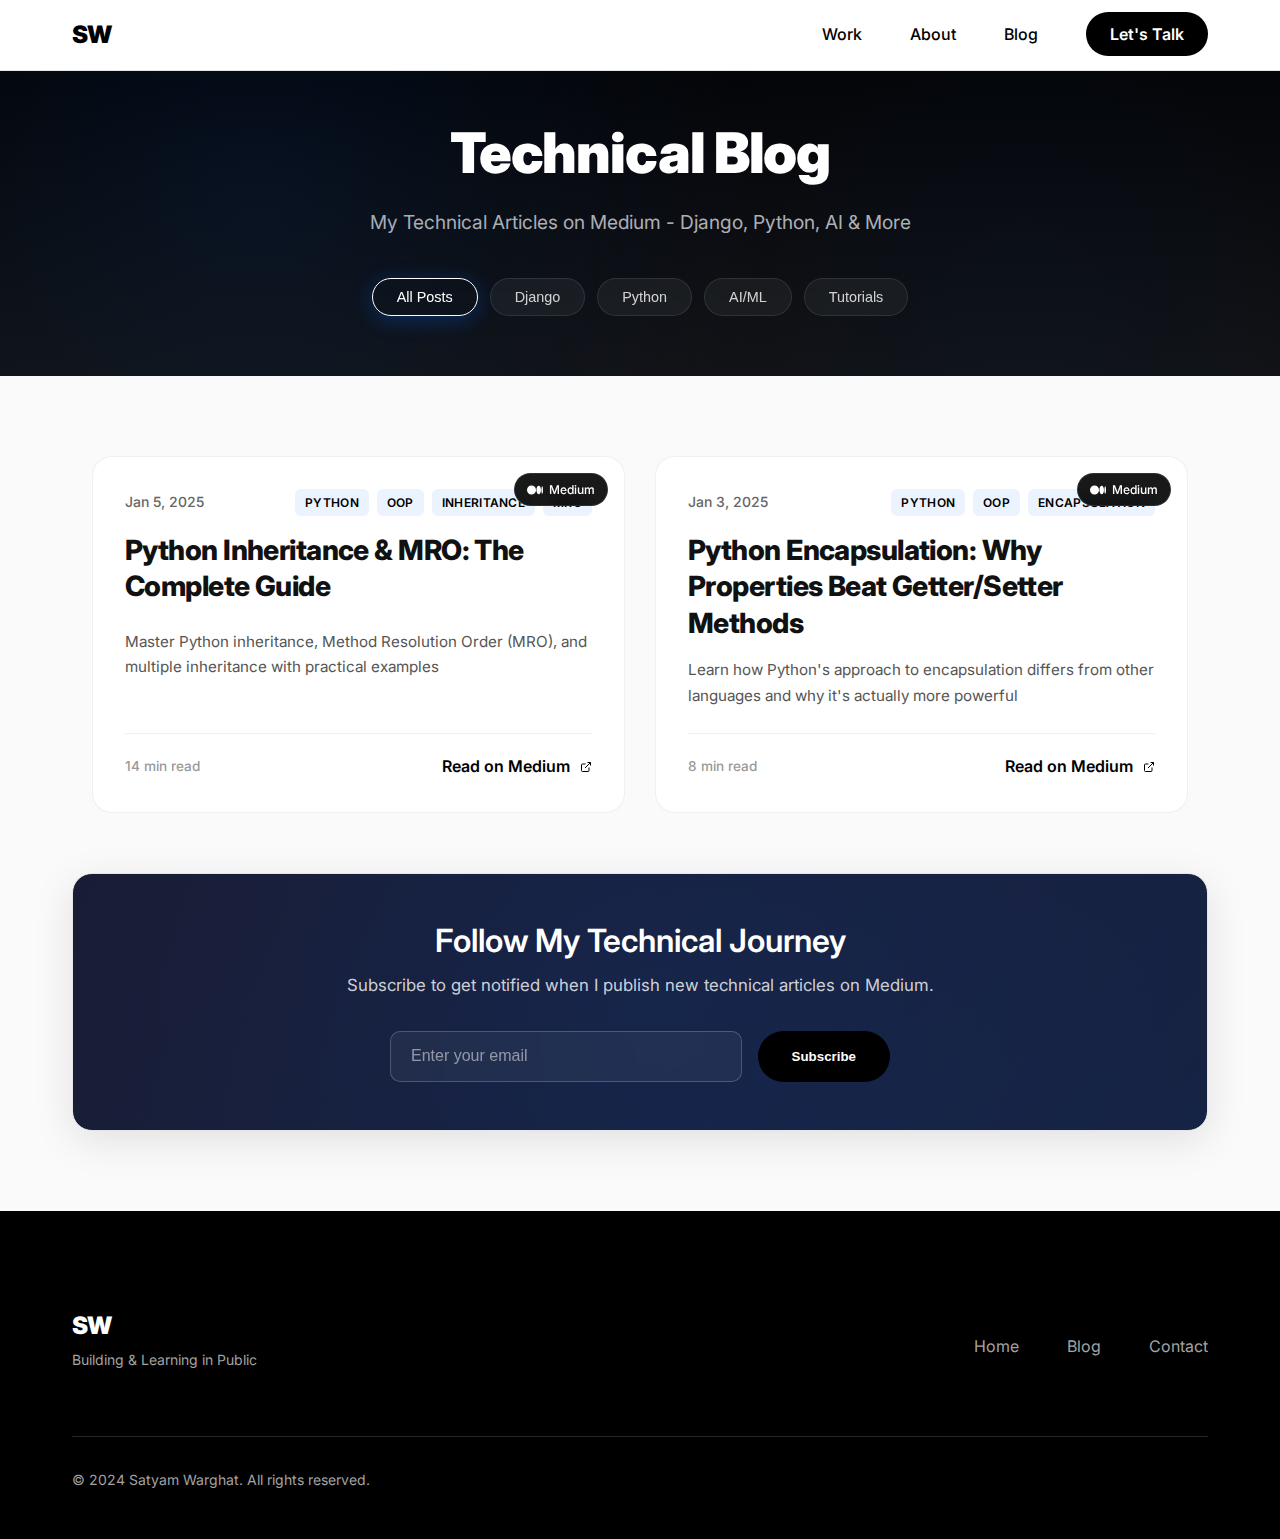
<file: blog.html>
<!DOCTYPE html>
<html lang="en">
<head>
    <meta charset="UTF-8">
    <meta name="viewport" content="width=device-width, initial-scale=1.0">
    <meta name="description" content="Technical blog by Satyam Warghat - Django, Python, AI/ML tutorials and insights from real-world development">
    <title>Blog - Satyam Warghat</title>
    
    <!-- Fonts -->
    <link rel="preconnect" href="https://fonts.googleapis.com">
    <link rel="preconnect" href="https://fonts.gstatic.com" crossorigin>
    <link href="https://fonts.googleapis.com/css2?family=Inter:wght@300;400;500;600;700;900&display=swap" rel="stylesheet">
    
    <!-- Styles -->
    <link rel="stylesheet" href="css/styles.css">
    <link rel="stylesheet" href="css/blog-styles.css">
</head>
<body>
    <!-- Navigation -->
    <nav class="navbar" role="navigation" aria-label="Main navigation">
        <div class="nav-container">
            <a href="index.html" class="nav-logo" aria-label="Home">
                <span class="logo-text">SW</span>
            </a>
            
            <button class="nav-toggle" aria-label="Toggle navigation" aria-expanded="false">
                <span class="hamburger"></span>
            </button>
            
            <ul class="nav-menu">
                <li><a href="index.html#work" class="nav-link">Work</a></li>
                <li><a href="index.html#about" class="nav-link">About</a></li>
                <li><a href="blog.html" class="nav-link active">Blog</a></li>
                <li><a href="index.html#contact" class="nav-link nav-cta">Let's Talk</a></li>
            </ul>
        </div>
    </nav>

    <!-- Blog Header -->
    <header class="blog-header">
        <div class="container">
            <h1 class="blog-title">Technical Blog</h1>
            <p class="blog-subtitle">My Technical Articles on Medium - Django, Python, AI & More</p>
            
            <div class="blog-categories">
                <button class="category-btn active" data-category="all">All Posts</button>
                <button class="category-btn" data-category="django">Django</button>
                <button class="category-btn" data-category="python">Python</button>
                <button class="category-btn" data-category="ai">AI/ML</button>
                <button class="category-btn" data-category="tutorial">Tutorials</button>
            </div>
        </div>
    </header>

    <!-- Blog Posts Grid -->
    <section class="blog-posts">
        <div class="container">
            <div class="posts-grid">
                <!-- Medium posts will be dynamically loaded here -->
            </div>

            <!-- Newsletter CTA -->
            <div class="blog-newsletter">
                <h3>Follow My Technical Journey</h3>
                <p>Subscribe to get notified when I publish new technical articles on Medium.</p>
                <form class="newsletter-form">
                    <input type="email" placeholder="Enter your email" required>
                    <button type="submit" class="btn btn-primary">Subscribe</button>
                </form>
            </div>
        </div>
    </section>

    <!-- Footer -->
    <footer class="footer">
        <div class="container">
            <div class="footer-content">
                <div class="footer-brand">
                    <span class="footer-logo">SW</span>
                    <p class="footer-tagline">Building & Learning in Public</p>
                </div>
                
                <div class="footer-links">
                    <a href="index.html">Home</a>
                    <a href="blog.html">Blog</a>
                    <a href="index.html#contact">Contact</a>
                </div>
            </div>
            
            <div class="footer-bottom">
                <p>&copy; 2024 Satyam Warghat. All rights reserved.</p>
            </div>
        </div>
    </footer>

    <!-- Scroll to Top Button -->
    <button id="scrollToTop" class="scroll-to-top" aria-label="Scroll to top">
        <svg width="24" height="24" viewBox="0 0 24 24" fill="none" stroke="currentColor" stroke-width="2" stroke-linecap="round" stroke-linejoin="round">
            <path d="M18 15l-6-6-6 6"/>
        </svg>
    </button>
    
    <script src="js/blog-script.js"></script>
    <script src="js/medium-integration.js"></script>
    <script>
        // Scroll to Top Button for Blog Page
        const button = document.getElementById('scrollToTop');
        if (button) {
            const toggleButton = () => {
                if (window.pageYOffset > 300) {
                    button.classList.add('visible');
                } else {
                    button.classList.remove('visible');
                }
            };
            
            button.addEventListener('click', () => {
                window.scrollTo({ top: 0, behavior: 'smooth' });
            });
            
            let scrollTimeout;
            window.addEventListener('scroll', () => {
                if (scrollTimeout) window.cancelAnimationFrame(scrollTimeout);
                scrollTimeout = window.requestAnimationFrame(toggleButton);
            });
            
            toggleButton();
        }
    </script>
</body>
</html>
</file>
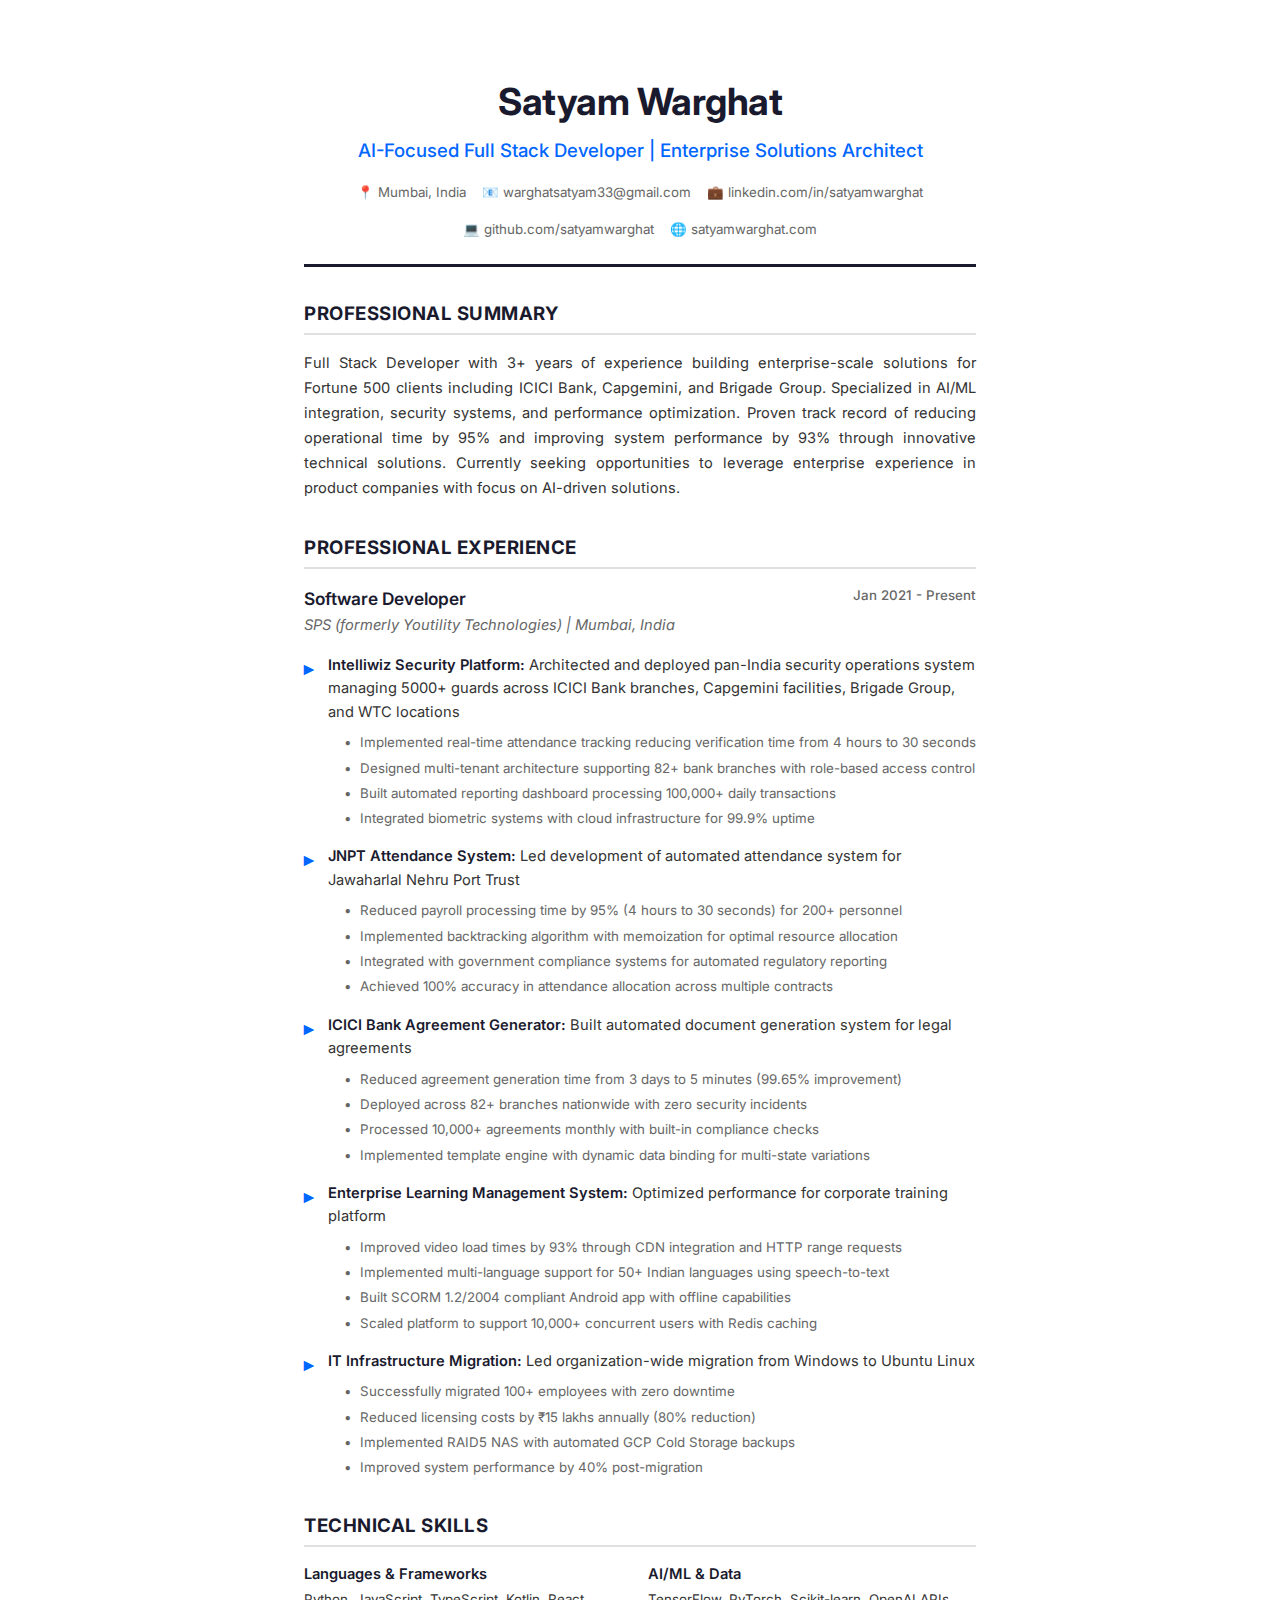
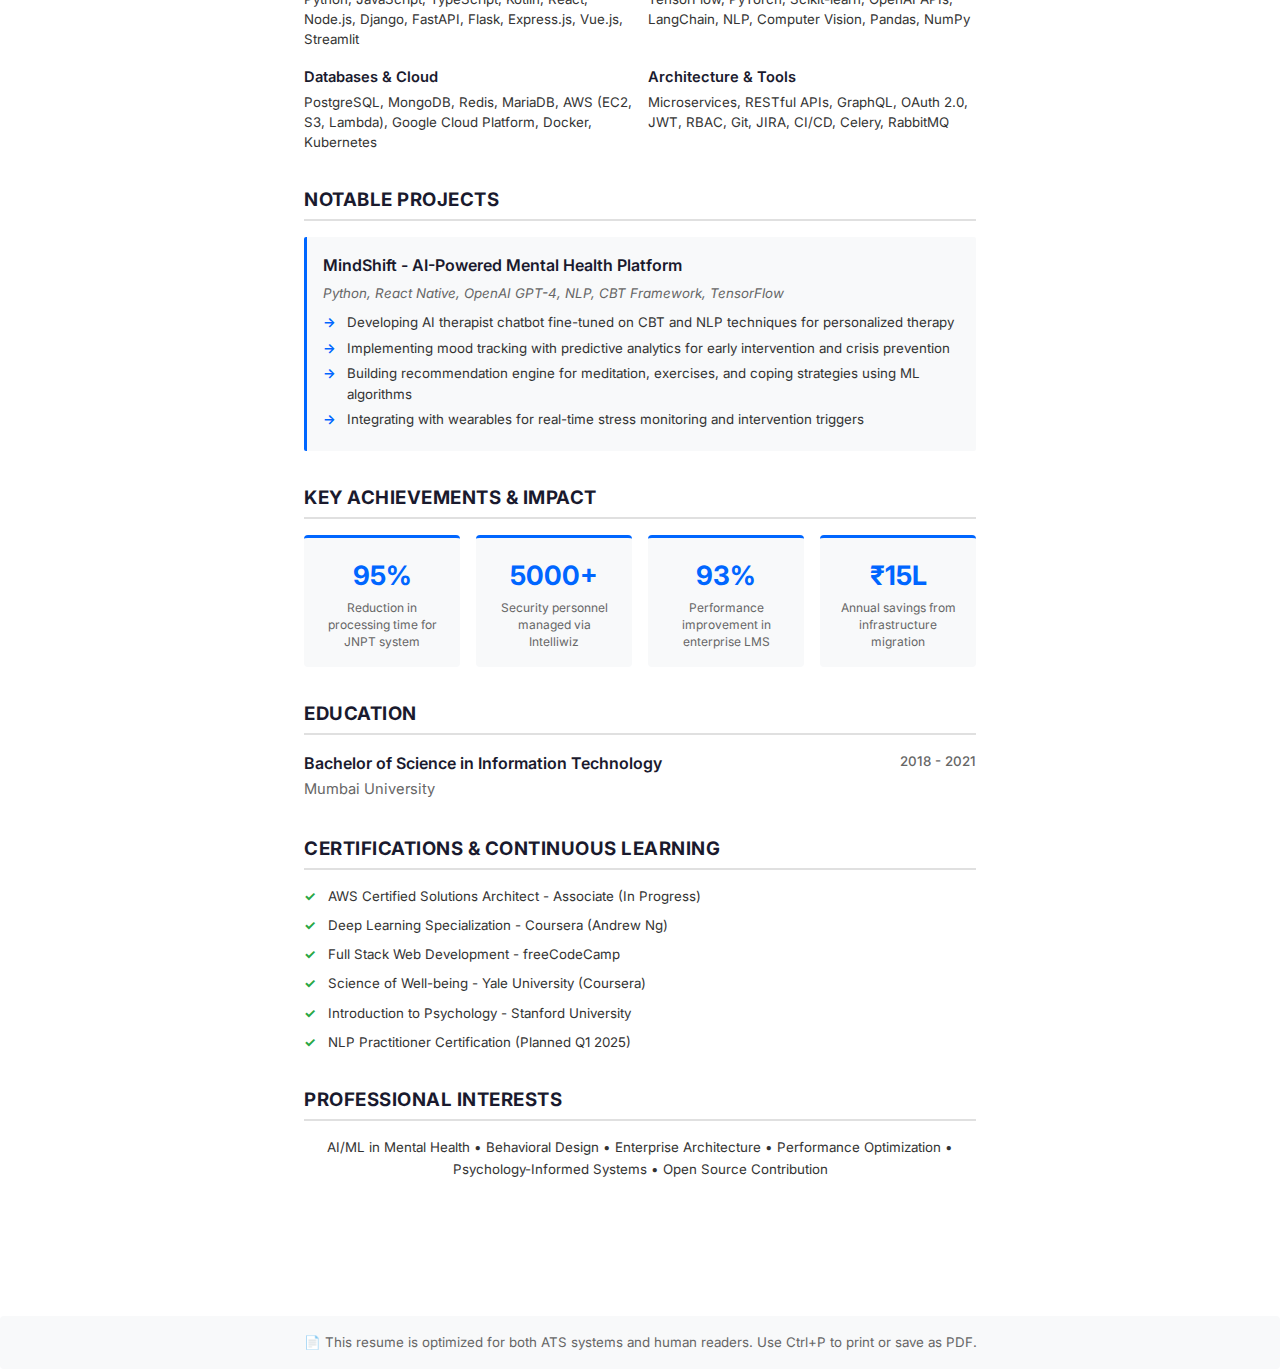
<file: resumes/resume.html>
<!DOCTYPE html>
<html lang="en">
<head>
    <meta charset="UTF-8">
    <meta name="viewport" content="width=device-width, initial-scale=1.0">
    <title>Satyam Warghat - AI-Focused Full Stack Developer | Resume</title>
    <link rel="stylesheet" href="resume-styles.css">
    <link href="https://fonts.googleapis.com/css2?family=Inter:wght@400;500;600;700&display=swap" rel="stylesheet">
</head>
<body>
    <div class="resume-container">
        <header class="resume-header">
            <h1>Satyam Warghat</h1>
            <p class="tagline">AI-Focused Full Stack Developer | Enterprise Solutions Architect</p>
            <div class="contact-info">
                <span>📍 Mumbai, India</span>
                <span>📧 warghatsatyam33@gmail.com</span>
                <span>💼 linkedin.com/in/satyamwarghat</span>
                <span>💻 github.com/satyamwarghat</span>
                <span>🌐 satyamwarghat.com</span>
            </div>
        </header>

        <section class="summary">
            <h2>Professional Summary</h2>
            <p>Full Stack Developer with 3+ years of experience building enterprise-scale solutions for Fortune 500 clients including ICICI Bank, Capgemini, and Brigade Group. Specialized in AI/ML integration, security systems, and performance optimization. Proven track record of reducing operational time by 95% and improving system performance by 93% through innovative technical solutions. Currently seeking opportunities to leverage enterprise experience in product companies with focus on AI-driven solutions.</p>
        </section>

        <section class="experience">
            <h2>Professional Experience</h2>
            
            <div class="job">
                <div class="job-header">
                    <div>
                        <h3>Software Developer</h3>
                        <p class="company">SPS (formerly Youtility Technologies) | Mumbai, India</p>
                    </div>
                    <span class="date">Jan 2021 - Present</span>
                </div>
                
                <ul class="achievements">
                    <li><strong>Intelliwiz Security Platform:</strong> Architected and deployed pan-India security operations system managing 5000+ guards across ICICI Bank branches, Capgemini facilities, Brigade Group, and WTC locations
                        <ul class="sub-achievements">
                            <li>Implemented real-time attendance tracking reducing verification time from 4 hours to 30 seconds</li>
                            <li>Designed multi-tenant architecture supporting 82+ bank branches with role-based access control</li>
                            <li>Built automated reporting dashboard processing 100,000+ daily transactions</li>
                            <li>Integrated biometric systems with cloud infrastructure for 99.9% uptime</li>
                        </ul>
                    </li>
                    
                    <li><strong>JNPT Attendance System:</strong> Led development of automated attendance system for Jawaharlal Nehru Port Trust
                        <ul class="sub-achievements">
                            <li>Reduced payroll processing time by 95% (4 hours to 30 seconds) for 200+ personnel</li>
                            <li>Implemented backtracking algorithm with memoization for optimal resource allocation</li>
                            <li>Integrated with government compliance systems for automated regulatory reporting</li>
                            <li>Achieved 100% accuracy in attendance allocation across multiple contracts</li>
                        </ul>
                    </li>
                    
                    <li><strong>ICICI Bank Agreement Generator:</strong> Built automated document generation system for legal agreements
                        <ul class="sub-achievements">
                            <li>Reduced agreement generation time from 3 days to 5 minutes (99.65% improvement)</li>
                            <li>Deployed across 82+ branches nationwide with zero security incidents</li>
                            <li>Processed 10,000+ agreements monthly with built-in compliance checks</li>
                            <li>Implemented template engine with dynamic data binding for multi-state variations</li>
                        </ul>
                    </li>
                    
                    <li><strong>Enterprise Learning Management System:</strong> Optimized performance for corporate training platform
                        <ul class="sub-achievements">
                            <li>Improved video load times by 93% through CDN integration and HTTP range requests</li>
                            <li>Implemented multi-language support for 50+ Indian languages using speech-to-text</li>
                            <li>Built SCORM 1.2/2004 compliant Android app with offline capabilities</li>
                            <li>Scaled platform to support 10,000+ concurrent users with Redis caching</li>
                        </ul>
                    </li>
                    
                    <li><strong>IT Infrastructure Migration:</strong> Led organization-wide migration from Windows to Ubuntu Linux
                        <ul class="sub-achievements">
                            <li>Successfully migrated 100+ employees with zero downtime</li>
                            <li>Reduced licensing costs by ₹15 lakhs annually (80% reduction)</li>
                            <li>Implemented RAID5 NAS with automated GCP Cold Storage backups</li>
                            <li>Improved system performance by 40% post-migration</li>
                        </ul>
                    </li>
                </ul>
            </div>
        </section>

        <section class="skills">
            <h2>Technical Skills</h2>
            <div class="skills-grid">
                <div class="skill-category">
                    <h3>Languages & Frameworks</h3>
                    <p>Python, JavaScript, TypeScript, Kotlin, React, Node.js, Django, FastAPI, Flask, Express.js, Vue.js, Streamlit</p>
                </div>
                <div class="skill-category">
                    <h3>AI/ML & Data</h3>
                    <p>TensorFlow, PyTorch, Scikit-learn, OpenAI APIs, LangChain, NLP, Computer Vision, Pandas, NumPy</p>
                </div>
                <div class="skill-category">
                    <h3>Databases & Cloud</h3>
                    <p>PostgreSQL, MongoDB, Redis, MariaDB, AWS (EC2, S3, Lambda), Google Cloud Platform, Docker, Kubernetes</p>
                </div>
                <div class="skill-category">
                    <h3>Architecture & Tools</h3>
                    <p>Microservices, RESTful APIs, GraphQL, OAuth 2.0, JWT, RBAC, Git, JIRA, CI/CD, Celery, RabbitMQ</p>
                </div>
            </div>
        </section>

        <section class="projects">
            <h2>Notable Projects</h2>
            
            <div class="project">
                <h3>MindShift - AI-Powered Mental Health Platform</h3>
                <p class="project-tech">Python, React Native, OpenAI GPT-4, NLP, CBT Framework, TensorFlow</p>
                <ul>
                    <li>Developing AI therapist chatbot fine-tuned on CBT and NLP techniques for personalized therapy</li>
                    <li>Implementing mood tracking with predictive analytics for early intervention and crisis prevention</li>
                    <li>Building recommendation engine for meditation, exercises, and coping strategies using ML algorithms</li>
                    <li>Integrating with wearables for real-time stress monitoring and intervention triggers</li>
                </ul>
            </div>
        </section>

        <section class="achievements-section">
            <h2>Key Achievements & Impact</h2>
            <div class="metrics-grid">
                <div class="metric">
                    <h3>95%</h3>
                    <p>Reduction in processing time for JNPT system</p>
                </div>
                <div class="metric">
                    <h3>5000+</h3>
                    <p>Security personnel managed via Intelliwiz</p>
                </div>
                <div class="metric">
                    <h3>93%</h3>
                    <p>Performance improvement in enterprise LMS</p>
                </div>
                <div class="metric">
                    <h3>₹15L</h3>
                    <p>Annual savings from infrastructure migration</p>
                </div>
            </div>
        </section>

        <section class="education">
            <h2>Education</h2>
            <div class="education-item">
                <div class="edu-header">
                    <div>
                        <h3>Bachelor of Science in Information Technology</h3>
                        <p>Mumbai University</p>
                    </div>
                    <span class="date">2018 - 2021</span>
                </div>
            </div>
        </section>

        <section class="certifications">
            <h2>Certifications & Continuous Learning</h2>
            <ul class="cert-list">
                <li>AWS Certified Solutions Architect - Associate (In Progress)</li>
                <li>Deep Learning Specialization - Coursera (Andrew Ng)</li>
                <li>Full Stack Web Development - freeCodeCamp</li>
                <li>Science of Well-being - Yale University (Coursera)</li>
                <li>Introduction to Psychology - Stanford University</li>
                <li>NLP Practitioner Certification (Planned Q1 2025)</li>
            </ul>
        </section>

        <section class="interests">
            <h2>Professional Interests</h2>
            <p>AI/ML in Mental Health • Behavioral Design • Enterprise Architecture • Performance Optimization • Psychology-Informed Systems • Open Source Contribution</p>
        </section>
    </div>

    <div class="print-note">
        <p>📄 This resume is optimized for both ATS systems and human readers. Use Ctrl+P to print or save as PDF.</p>
    </div>
</body>
</html>
</file>
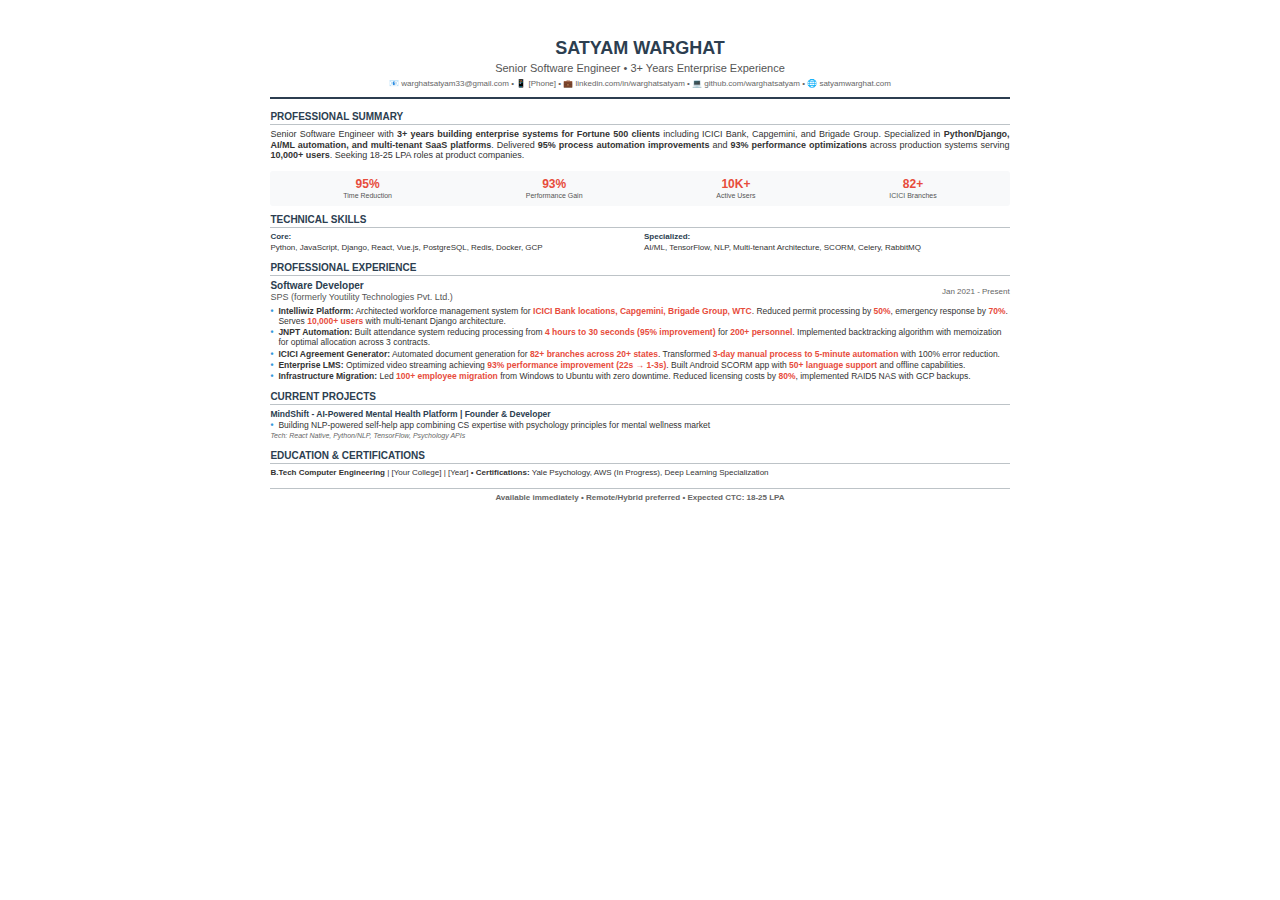
<file: resumes/resume_1_page.html>
<!DOCTYPE html>
<html lang="en">
<head>
    <meta charset="UTF-8">
    <meta name="viewport" content="width=device-width, initial-scale=1.0">
    <title>Satyam Warghat - Senior Software Engineer</title>
    <style>
        * { margin: 0; padding: 0; box-sizing: border-box; }
        
        body {
            font-family: 'Arial', sans-serif;
            font-size: 9px;
            line-height: 1.2;
            color: #333;
            max-width: 8.5in;
            margin: 0 auto;
            padding: 0.4in;
            background: white;
        }
        
        .header {
            text-align: center;
            margin-bottom: 12px;
            border-bottom: 2px solid #2c3e50;
            padding-bottom: 8px;
        }
        
        .name {
            font-size: 18px;
            font-weight: bold;
            color: #2c3e50;
            margin-bottom: 2px;
        }
        
        .title {
            font-size: 11px;
            color: #555;
            margin-bottom: 4px;
        }
        
        .contact {
            font-size: 8px;
            color: #666;
        }
        
        .section {
            margin-bottom: 10px;
        }
        
        .section-title {
            font-size: 10px;
            font-weight: bold;
            color: #2c3e50;
            border-bottom: 1px solid #bdc3c7;
            padding-bottom: 1px;
            margin-bottom: 4px;
            text-transform: uppercase;
        }
        
        .summary {
            font-size: 9px;
            text-align: justify;
            margin-bottom: 8px;
        }
        
        .job-header {
            display: flex;
            justify-content: space-between;
            align-items: center;
            margin-bottom: 3px;
        }
        
        .job-title {
            font-weight: bold;
            font-size: 10px;
            color: #2c3e50;
        }
        
        .company {
            font-size: 9px;
            color: #555;
        }
        
        .duration {
            font-size: 8px;
            color: #666;
        }
        
        .achievement {
            margin: 1px 0;
            padding-left: 8px;
            position: relative;
            font-size: 8.5px;
        }
        
        .achievement:before {
            content: "•";
            position: absolute;
            left: 0;
            color: #3498db;
            font-weight: bold;
        }
        
        .highlight {
            font-weight: bold;
            color: #e74c3c;
        }
        
        .skills-grid {
            display: grid;
            grid-template-columns: 1fr 1fr;
            gap: 8px;
            font-size: 8px;
        }
        
        .skill-title {
            font-weight: bold;
            font-size: 8px;
            color: #2c3e50;
            margin-bottom: 1px;
        }
        
        .metrics {
            display: flex;
            justify-content: space-around;
            margin: 8px 0;
            background: #f8f9fa;
            padding: 6px;
            border-radius: 3px;
        }
        
        .metric {
            text-align: center;
        }
        
        .metric-value {
            font-size: 12px;
            font-weight: bold;
            color: #e74c3c;
        }
        
        .metric-label {
            font-size: 7px;
            color: #555;
        }
        
        .projects {
            font-size: 8.5px;
        }
        
        .project-title {
            font-weight: bold;
            color: #2c3e50;
            margin-bottom: 1px;
        }
        
        .tech-stack {
            font-size: 7px;
            color: #666;
            font-style: italic;
        }
        
        .education-item {
            font-size: 8px;
        }
        
        .footer {
            text-align: center;
            font-size: 8px;
            color: #666;
            margin-top: 8px;
            border-top: 1px solid #bdc3c7;
            padding-top: 4px;
        }
        
        @media print {
            body { 
                margin: 0; 
                padding: 0.3in; 
                font-size: 8px; 
            }
            .section { 
                margin-bottom: 8px; 
            }
        }
    </style>
</head>
<body>
    <div class="header">
        <div class="name">SATYAM WARGHAT</div>
        <div class="title">Senior Software Engineer • 3+ Years Enterprise Experience</div>
        <div class="contact">
            📧 warghatsatyam33@gmail.com • 📱 [Phone] • 💼 linkedin.com/in/warghatsatyam • 💻 github.com/warghatsatyam • 🌐 satyamwarghat.com
        </div>
    </div>

    <div class="section">
        <div class="section-title">Professional Summary</div>
        <div class="summary">
            Senior Software Engineer with <strong>3+ years building enterprise systems for Fortune 500 clients</strong> including ICICI Bank, Capgemini, and Brigade Group. Specialized in <strong>Python/Django, AI/ML automation, and multi-tenant SaaS platforms</strong>. Delivered <strong>95% process automation improvements</strong> and <strong>93% performance optimizations</strong> across production systems serving <strong>10,000+ users</strong>. Seeking 18-25 LPA roles at product companies.
        </div>
    </div>

    <div class="metrics">
        <div class="metric">
            <div class="metric-value">95%</div>
            <div class="metric-label">Time Reduction</div>
        </div>
        <div class="metric">
            <div class="metric-value">93%</div>
            <div class="metric-label">Performance Gain</div>
        </div>
        <div class="metric">
            <div class="metric-value">10K+</div>
            <div class="metric-label">Active Users</div>
        </div>
        <div class="metric">
            <div class="metric-value">82+</div>
            <div class="metric-label">ICICI Branches</div>
        </div>
    </div>

    <div class="section">
        <div class="section-title">Technical Skills</div>
        <div class="skills-grid">
            <div>
                <div class="skill-title">Core:</div>
                Python, JavaScript, Django, React, Vue.js, PostgreSQL, Redis, Docker, GCP
            </div>
            <div>
                <div class="skill-title">Specialized:</div>
                AI/ML, TensorFlow, NLP, Multi-tenant Architecture, SCORM, Celery, RabbitMQ
            </div>
        </div>
    </div>

    <div class="section">
        <div class="section-title">Professional Experience</div>
        
        <div class="job-header">
            <div>
                <div class="job-title">Software Developer</div>
                <div class="company">SPS (formerly Youtility Technologies Pvt. Ltd.)</div>
            </div>
            <div class="duration">Jan 2021 - Present</div>
        </div>

        <div class="achievement"><strong>Intelliwiz Platform:</strong> Architected workforce management system for <span class="highlight">ICICI Bank locations, Capgemini, Brigade Group, WTC</span>. Reduced permit processing by <span class="highlight">50%</span>, emergency response by <span class="highlight">70%</span>. Serves <span class="highlight">10,000+ users</span> with multi-tenant Django architecture.</div>
        
        <div class="achievement"><strong>JNPT Automation:</strong> Built attendance system reducing processing from <span class="highlight">4 hours to 30 seconds (95% improvement)</span> for <span class="highlight">200+ personnel</span>. Implemented backtracking algorithm with memoization for optimal allocation across 3 contracts.</div>
        
        <div class="achievement"><strong>ICICI Agreement Generator:</strong> Automated document generation for <span class="highlight">82+ branches across 20+ states</span>. Transformed <span class="highlight">3-day manual process to 5-minute automation</span> with 100% error reduction.</div>
        
        <div class="achievement"><strong>Enterprise LMS:</strong> Optimized video streaming achieving <span class="highlight">93% performance improvement (22s → 1-3s)</span>. Built Android SCORM app with <span class="highlight">50+ language support</span> and offline capabilities.</div>
        
        <div class="achievement"><strong>Infrastructure Migration:</strong> Led <span class="highlight">100+ employee migration</span> from Windows to Ubuntu with zero downtime. Reduced licensing costs by <span class="highlight">80%</span>, implemented RAID5 NAS with GCP backups.</div>
    </div>

    <div class="section">
        <div class="section-title">Current Projects</div>
        <div class="projects">
            <div class="project-title">MindShift - AI-Powered Mental Health Platform | Founder & Developer</div>
            <div class="achievement">Building NLP-powered self-help app combining CS expertise with psychology principles for mental wellness market</div>
            <div class="tech-stack">Tech: React Native, Python/NLP, TensorFlow, Psychology APIs</div>
        </div>
    </div>

    <div class="section">
        <div class="section-title">Education & Certifications</div>
        <div class="education-item">
            <strong>B.Tech Computer Engineering</strong> | [Your College] | [Year] • 
            <strong>Certifications:</strong> Yale Psychology, AWS (In Progress), Deep Learning Specialization
        </div>
    </div>

    <div class="footer">
        <strong>Available immediately • Remote/Hybrid preferred • Expected CTC: 18-25 LPA</strong>
    </div>
</body>
</html>
</file>
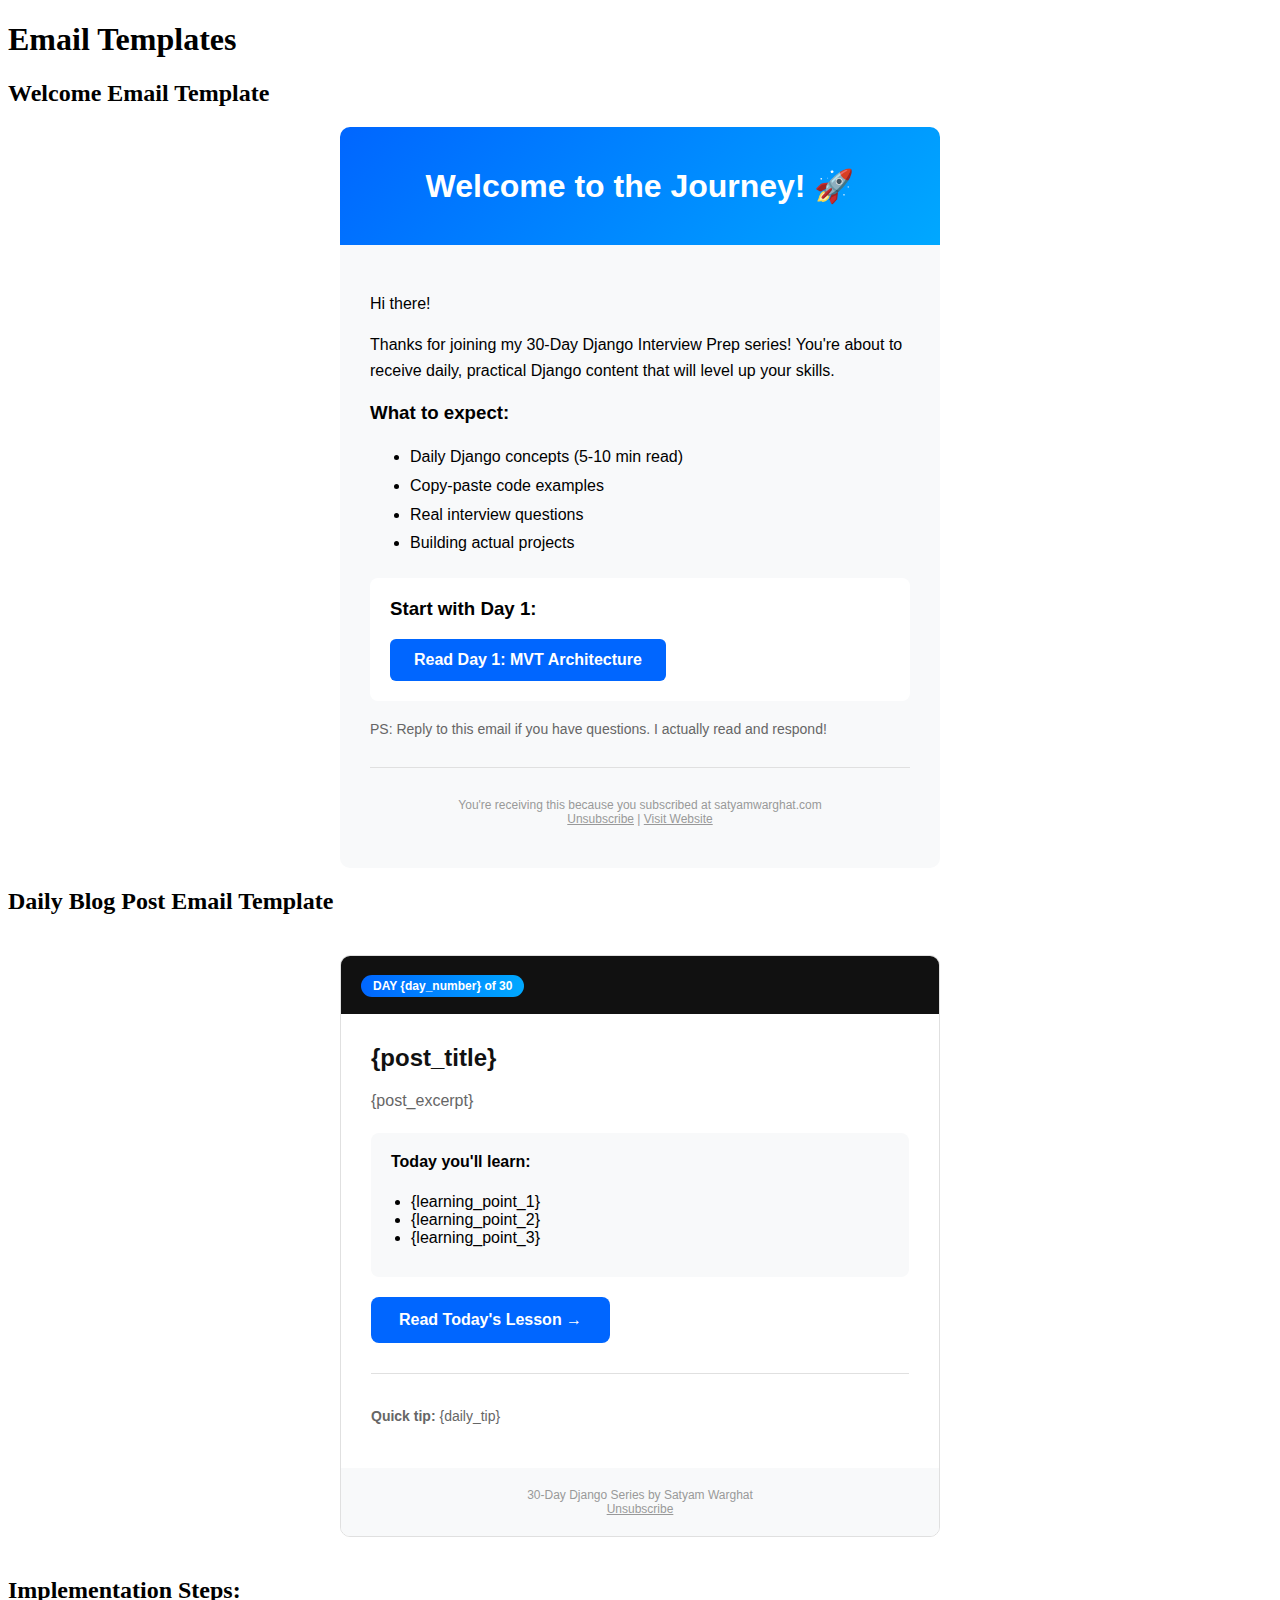
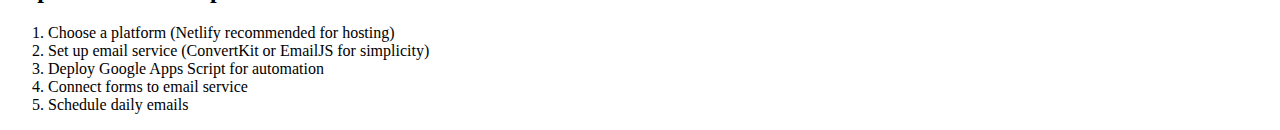
<file: docs/templates/email-templates.html>
<!DOCTYPE html>
<html>
<head>
    <title>Email Templates for Blog</title>
</head>
<body>
    <h1>Email Templates</h1>

    <h2>Welcome Email Template</h2>
    <div style="max-width: 600px; margin: 0 auto; font-family: 'Inter', sans-serif;">
        <div style="background: linear-gradient(135deg, #0066ff 0%, #00a8ff 100%); padding: 40px; text-align: center; border-radius: 10px 10px 0 0;">
            <h1 style="color: white; margin: 0;">Welcome to the Journey! 🚀</h1>
        </div>
        <div style="padding: 30px; background: #f8f9fa; border-radius: 0 0 10px 10px;">
            <p style="font-size: 16px; line-height: 1.6;">Hi there!</p>
            
            <p style="font-size: 16px; line-height: 1.6;">
                Thanks for joining my 30-Day Django Interview Prep series! You're about to receive daily, practical Django content that will level up your skills.
            </p>
            
            <h3>What to expect:</h3>
            <ul style="font-size: 16px; line-height: 1.8;">
                <li>Daily Django concepts (5-10 min read)</li>
                <li>Copy-paste code examples</li>
                <li>Real interview questions</li>
                <li>Building actual projects</li>
            </ul>
            
            <div style="background: white; padding: 20px; border-radius: 8px; margin: 20px 0;">
                <h3 style="margin-top: 0;">Start with Day 1:</h3>
                <a href="https://yourdomain.com/blog/django-day1-mvt-architecture.html" 
                   style="display: inline-block; background: #0066ff; color: white; padding: 12px 24px; text-decoration: none; border-radius: 6px; font-weight: 600;">
                    Read Day 1: MVT Architecture
                </a>
            </div>
            
            <p style="font-size: 14px; color: #666;">
                PS: Reply to this email if you have questions. I actually read and respond!
            </p>
            
            <hr style="border: none; border-top: 1px solid #e0e0e0; margin: 30px 0;">
            
            <p style="font-size: 12px; color: #999; text-align: center;">
                You're receiving this because you subscribed at satyamwarghat.com<br>
                <a href="{unsubscribe_link}" style="color: #999;">Unsubscribe</a> | 
                <a href="https://yourdomain.com" style="color: #999;">Visit Website</a>
            </p>
        </div>
    </div>

    <h2>Daily Blog Post Email Template</h2>
    <div style="max-width: 600px; margin: 40px auto; font-family: 'Inter', sans-serif;">
        <div style="background: white; border: 1px solid #e0e0e0; border-radius: 10px; overflow: hidden;">
            <div style="background: #111; padding: 20px;">
                <span style="background: linear-gradient(90deg, #0066ff 0%, #00a8ff 100%); 
                             color: white; padding: 4px 12px; border-radius: 20px; 
                             font-size: 12px; font-weight: 600;">
                    DAY {day_number} of 30
                </span>
            </div>
            
            <div style="padding: 30px;">
                <h2 style="font-size: 24px; margin: 0 0 10px 0; color: #111;">
                    {post_title}
                </h2>
                
                <p style="color: #666; font-size: 16px; line-height: 1.6;">
                    {post_excerpt}
                </p>
                
                <div style="background: #f8f9fa; padding: 20px; border-radius: 8px; margin: 20px 0;">
                    <h4 style="margin-top: 0;">Today you'll learn:</h4>
                    <ul style="margin: 10px 0; padding-left: 20px;">
                        <li>{learning_point_1}</li>
                        <li>{learning_point_2}</li>
                        <li>{learning_point_3}</li>
                    </ul>
                </div>
                
                <a href="{post_url}" 
                   style="display: inline-block; background: #0066ff; color: white; 
                          padding: 14px 28px; text-decoration: none; border-radius: 8px; 
                          font-weight: 600; font-size: 16px;">
                    Read Today's Lesson →
                </a>
                
                <div style="margin-top: 30px; padding-top: 20px; border-top: 1px solid #e0e0e0;">
                    <p style="font-size: 14px; color: #666;">
                        <strong>Quick tip:</strong> {daily_tip}
                    </p>
                </div>
            </div>
            
            <div style="background: #f8f9fa; padding: 20px; text-align: center;">
                <p style="font-size: 12px; color: #999; margin: 0;">
                    30-Day Django Series by Satyam Warghat<br>
                    <a href="{unsubscribe_link}" style="color: #999;">Unsubscribe</a>
                </p>
            </div>
        </div>
    </div>

    <h2>Implementation Steps:</h2>
    <ol>
        <li>Choose a platform (Netlify recommended for hosting)</li>
        <li>Set up email service (ConvertKit or EmailJS for simplicity)</li>
        <li>Deploy Google Apps Script for automation</li>
        <li>Connect forms to email service</li>
        <li>Schedule daily emails</li>
    </ol>
</body>
</html>
</file>
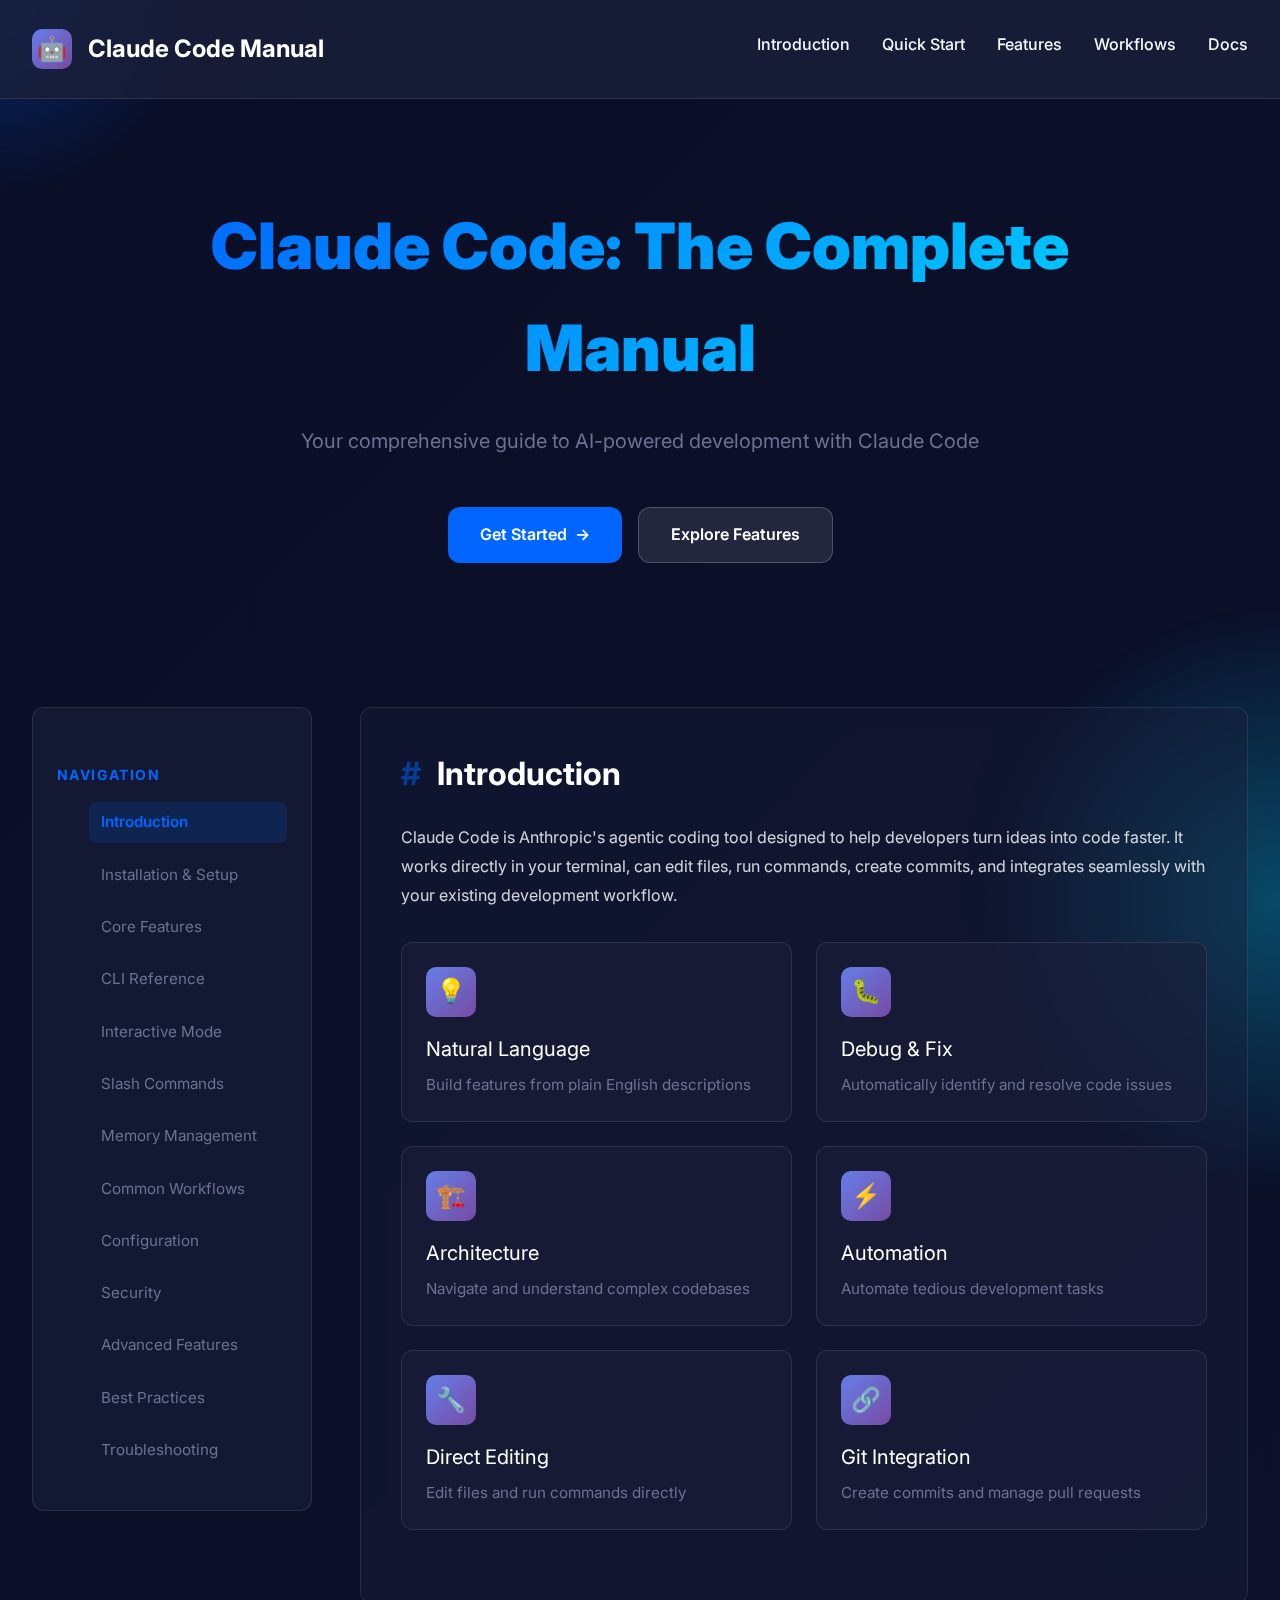
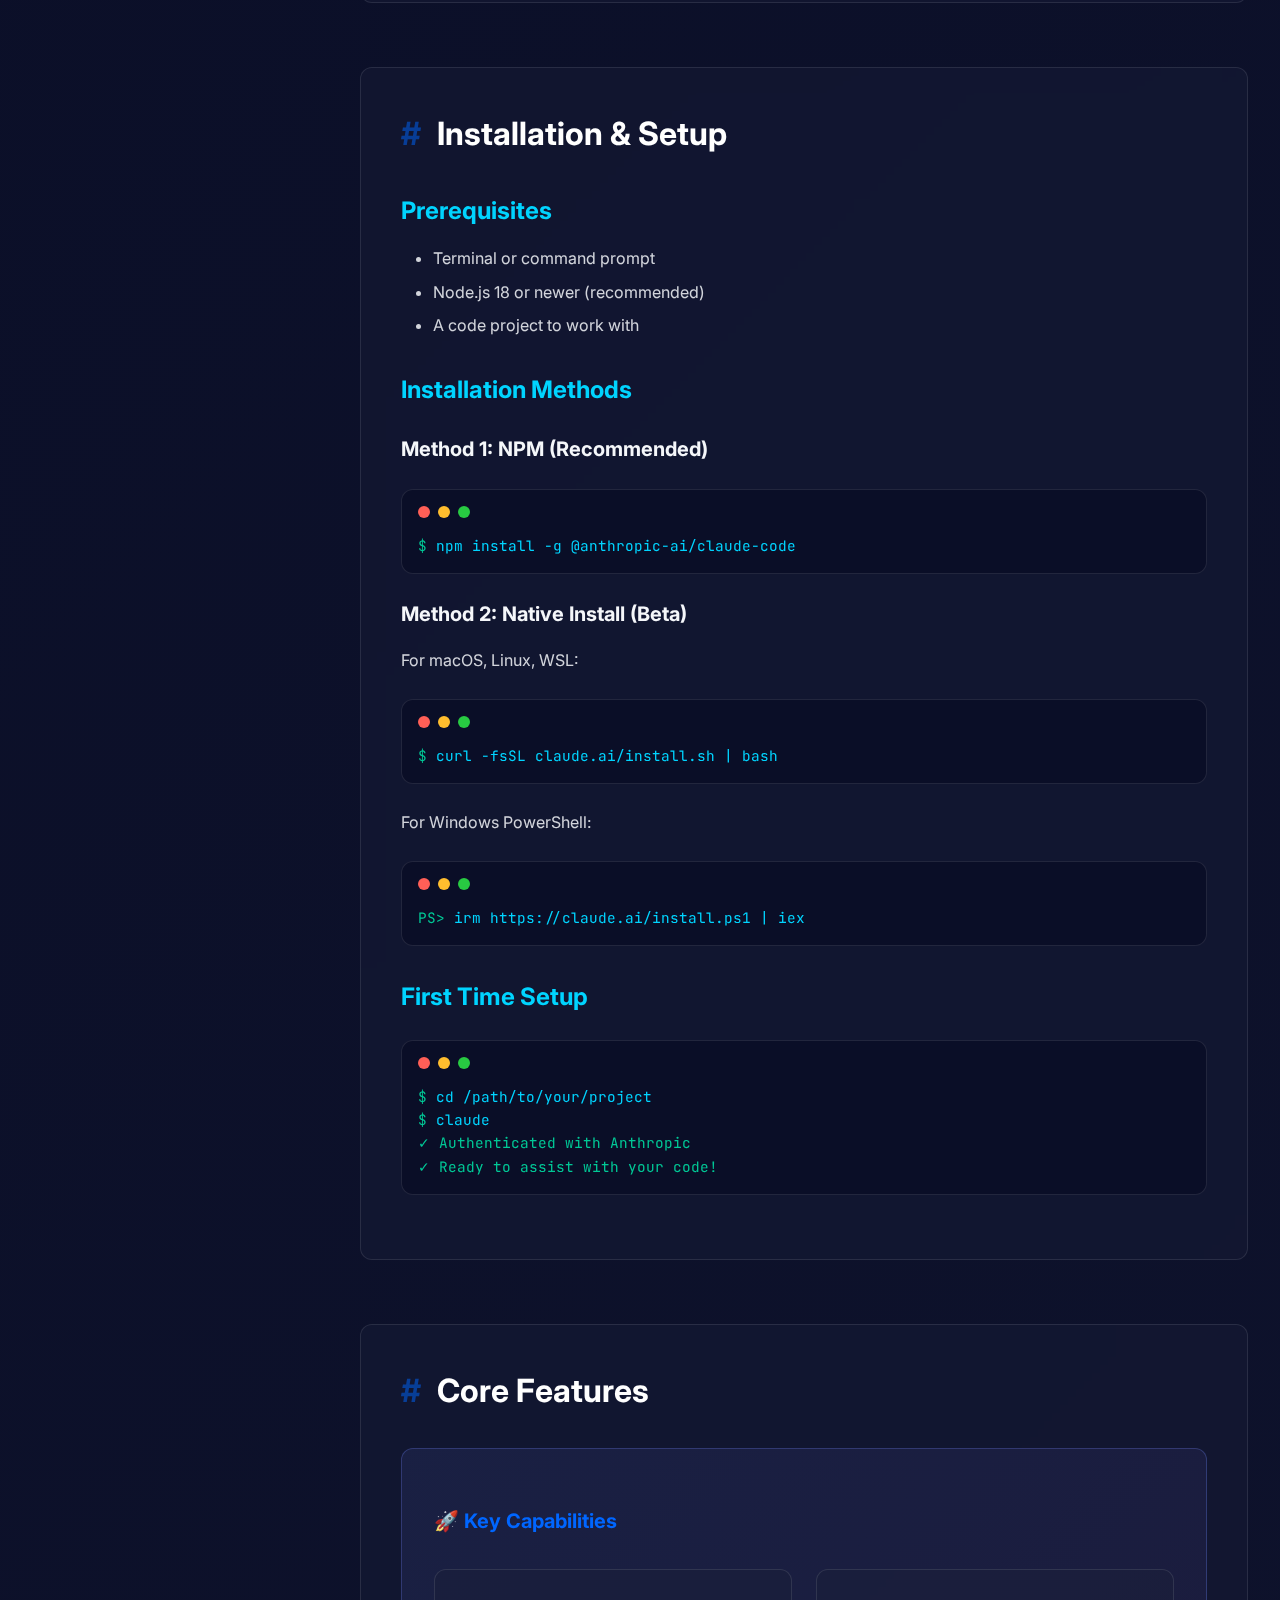
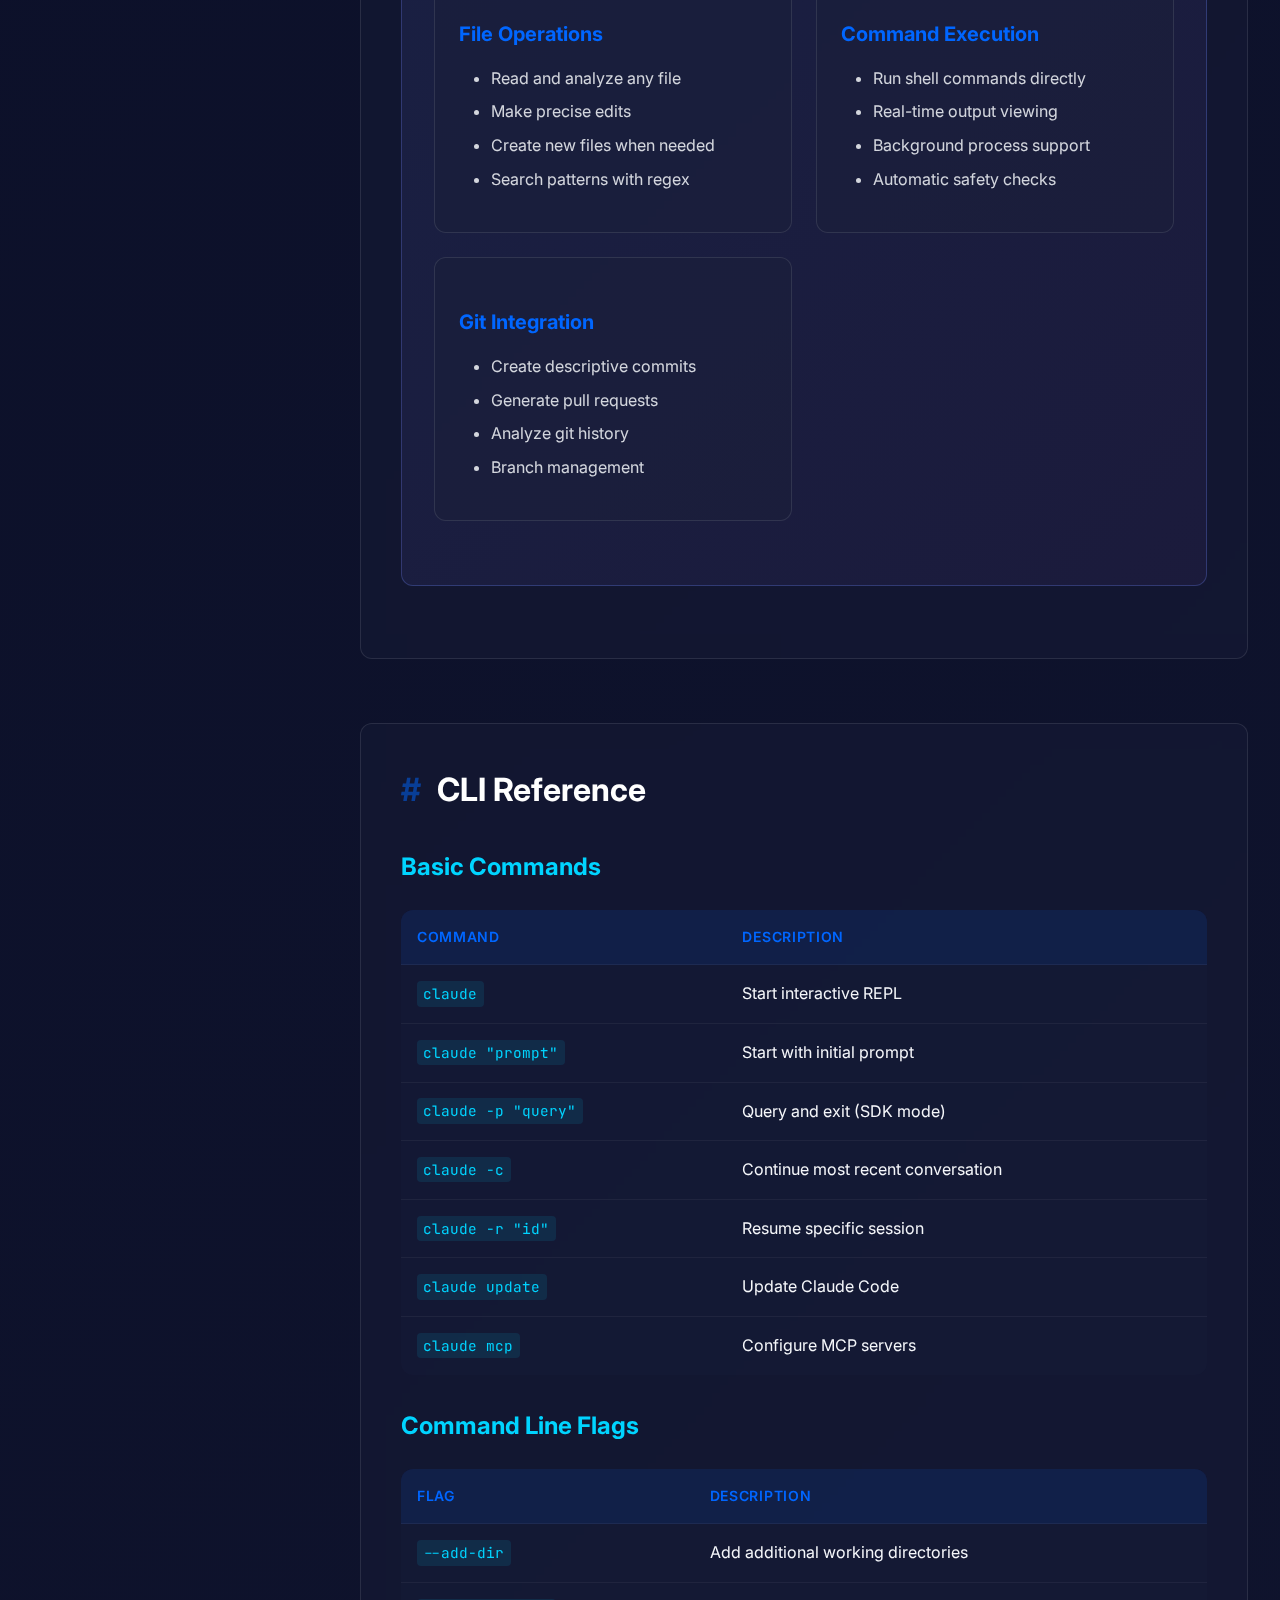
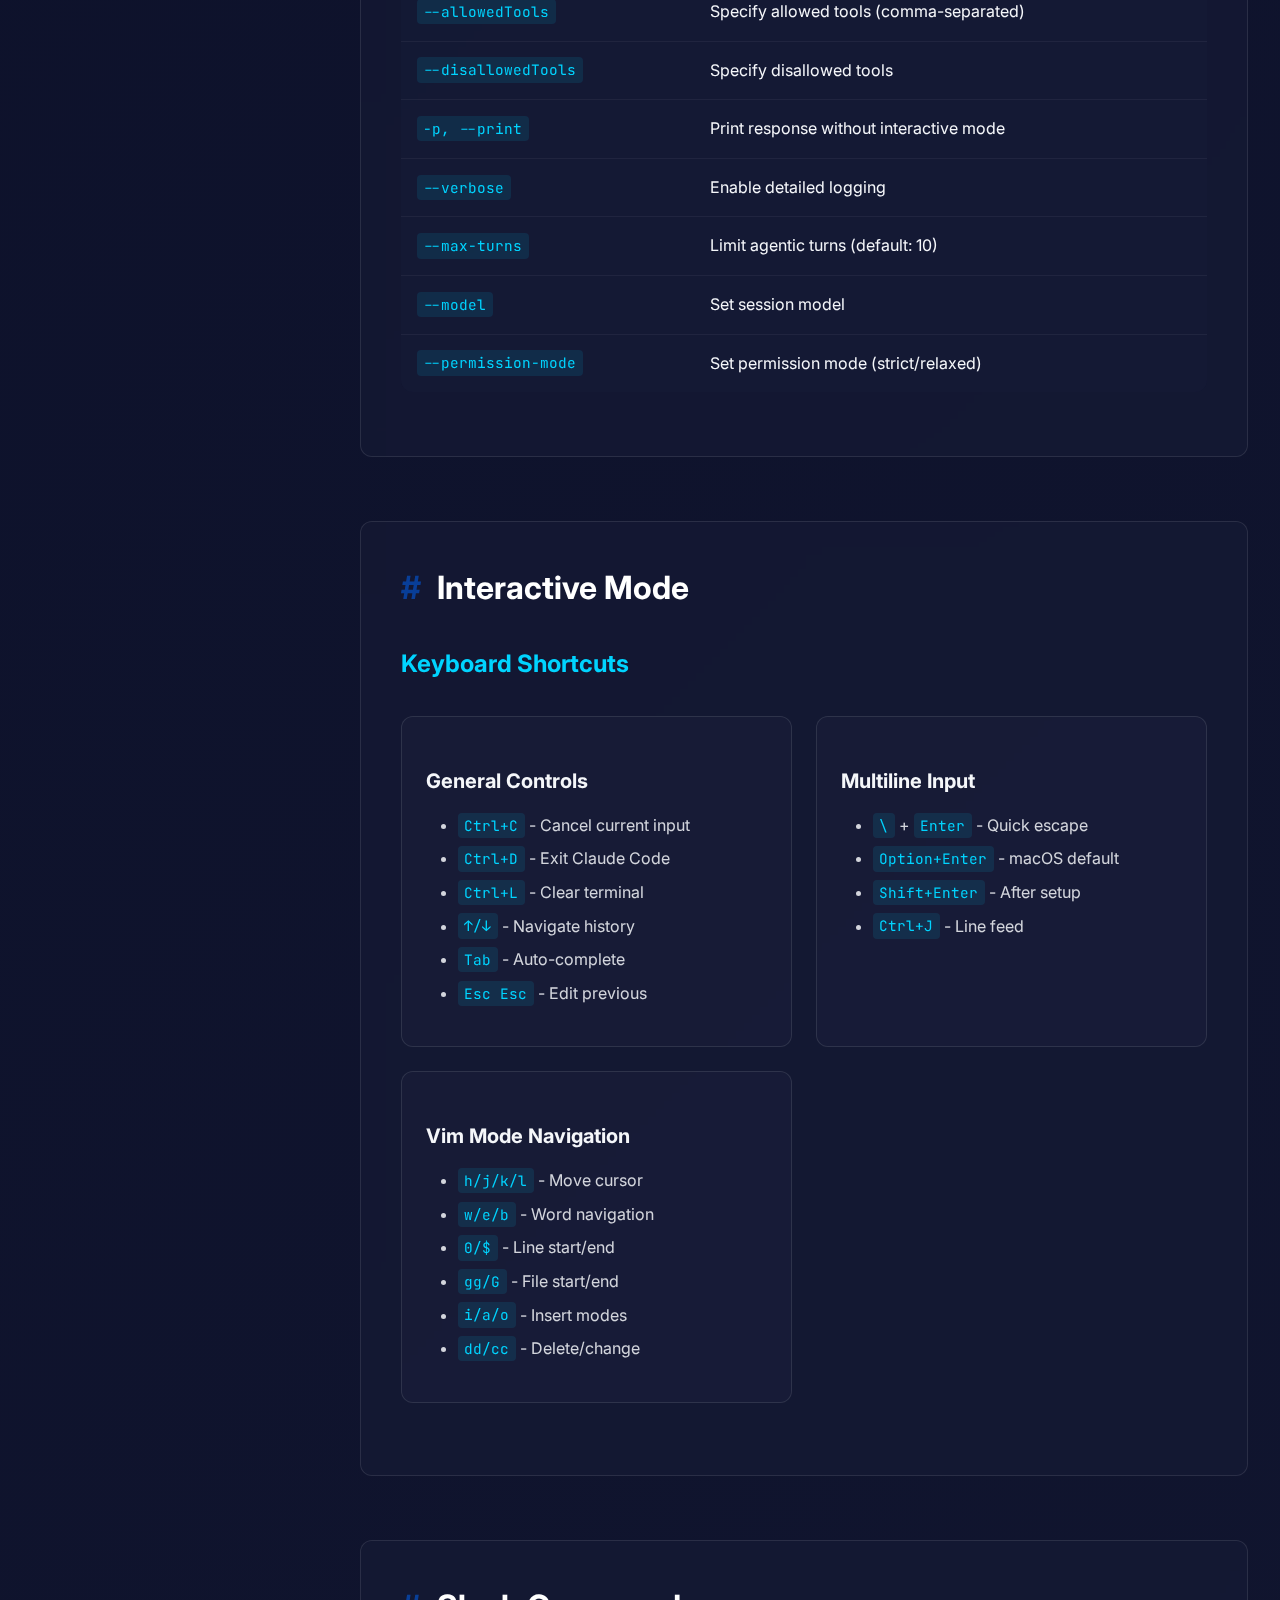
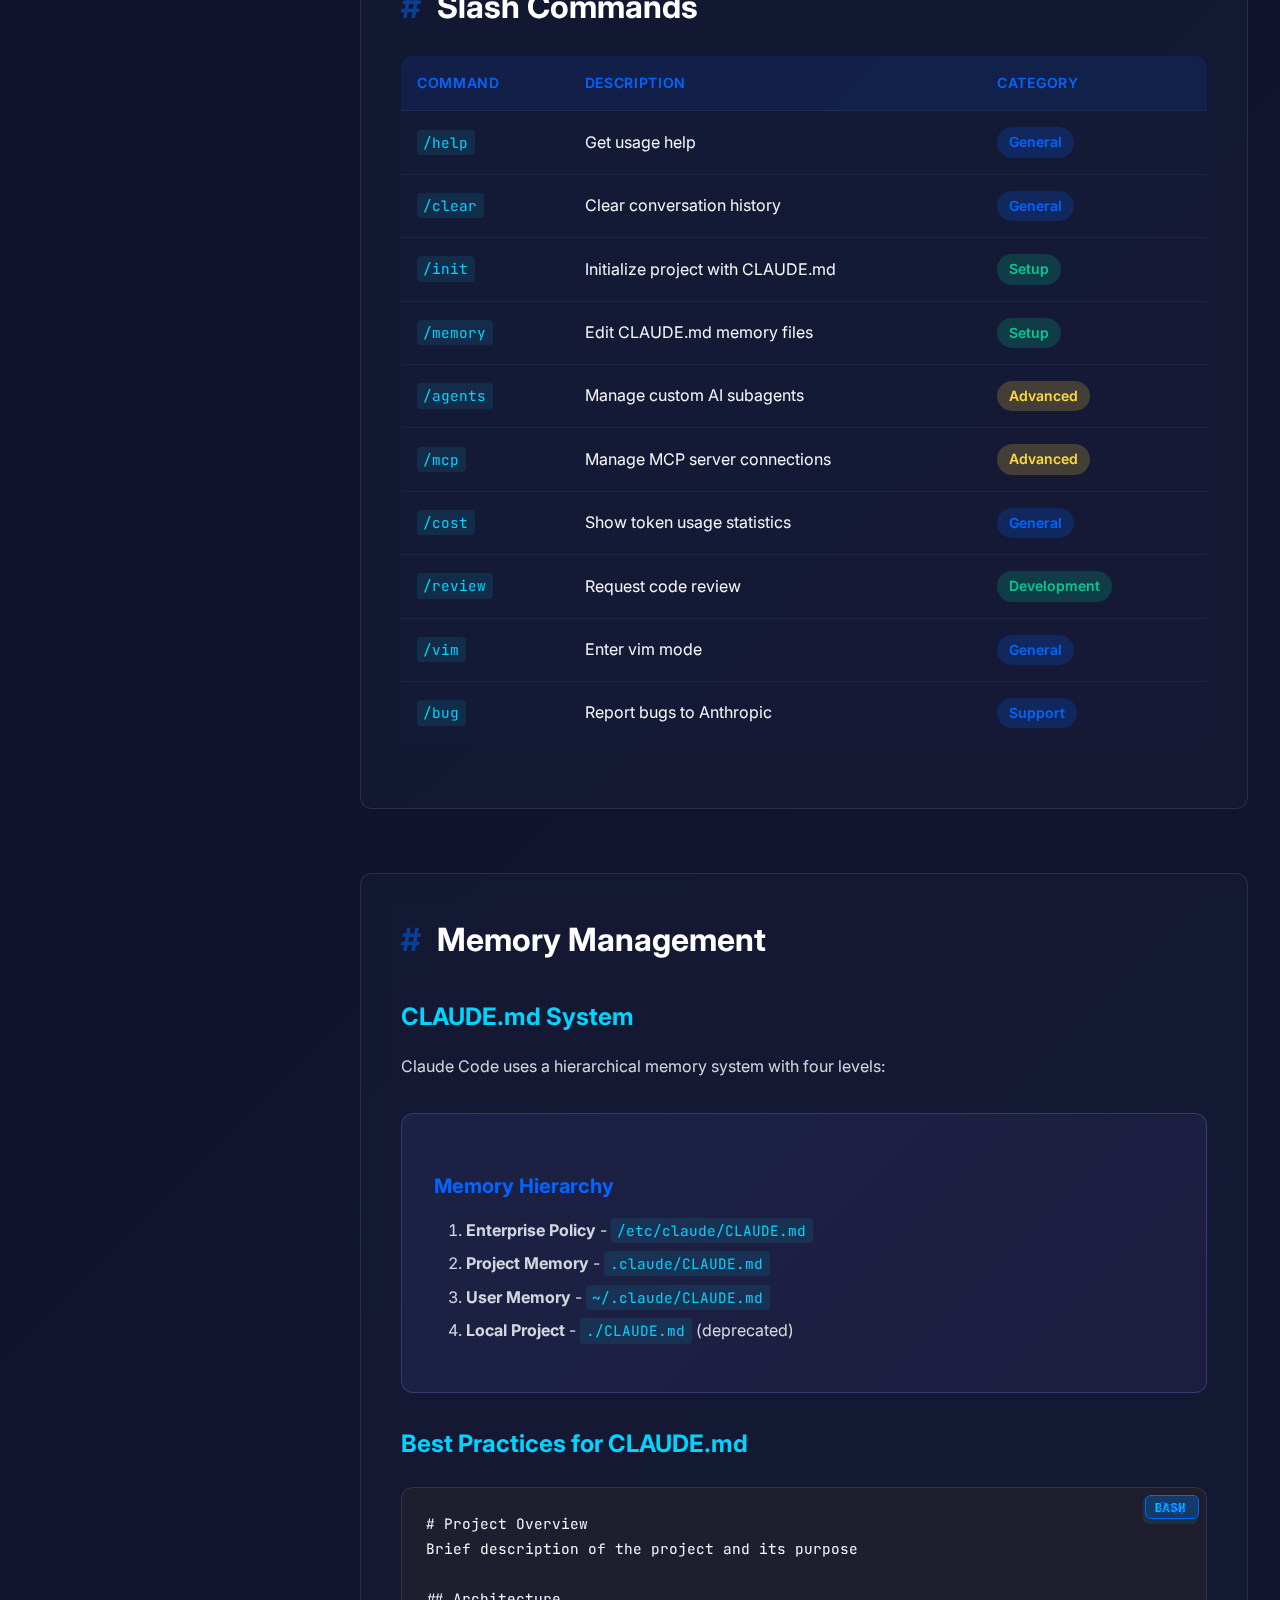
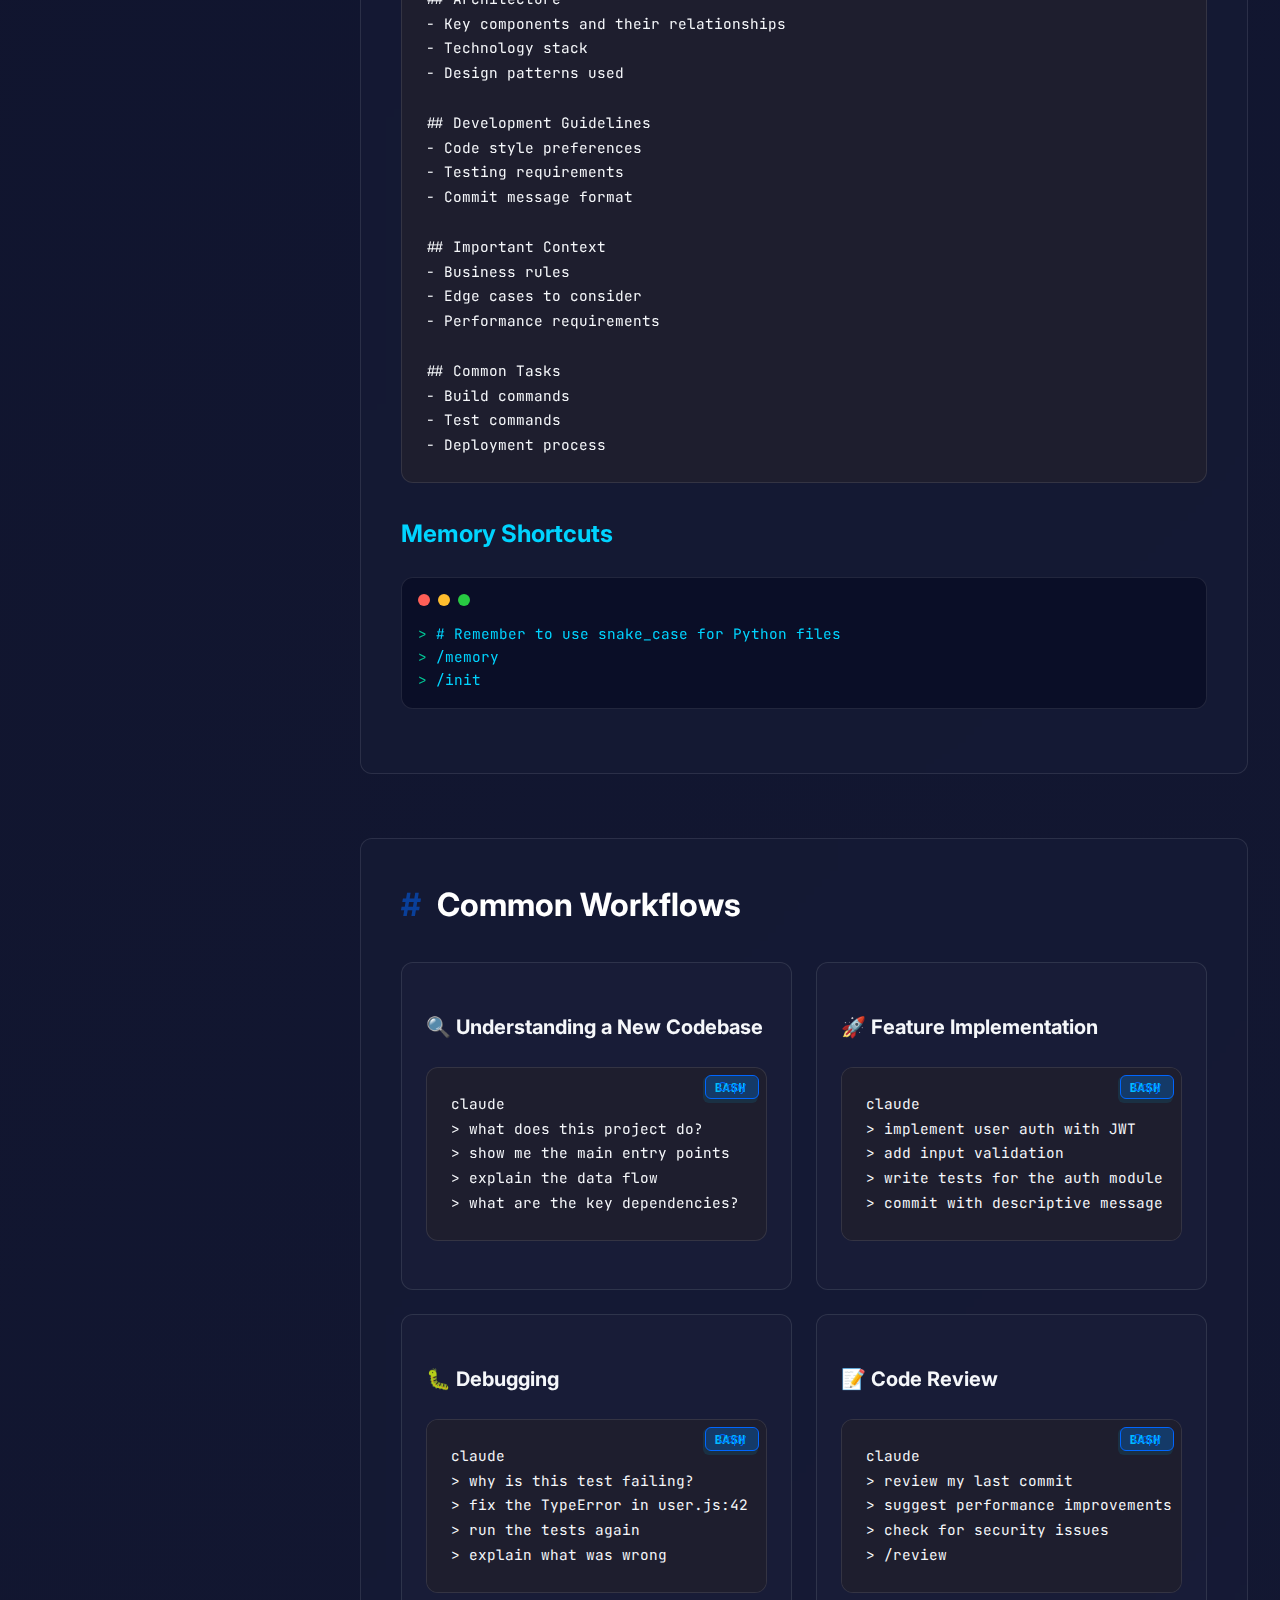
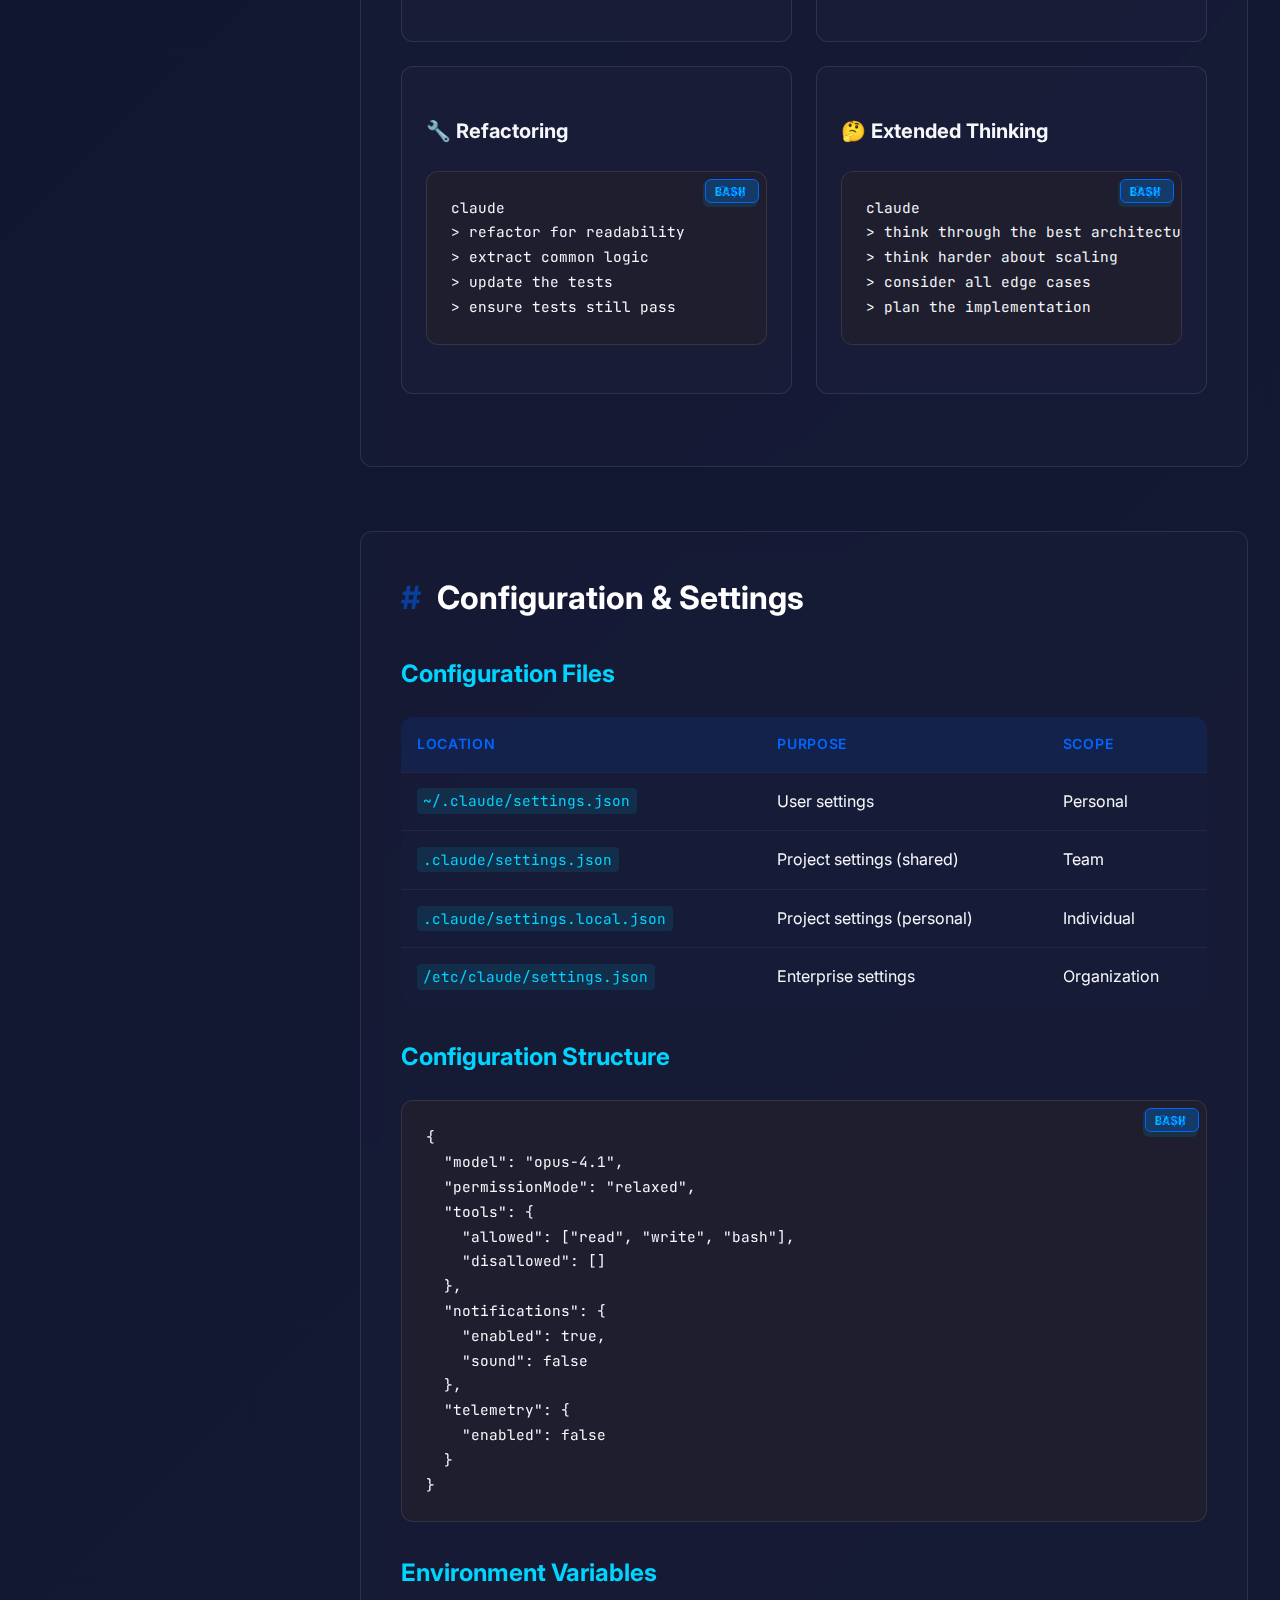
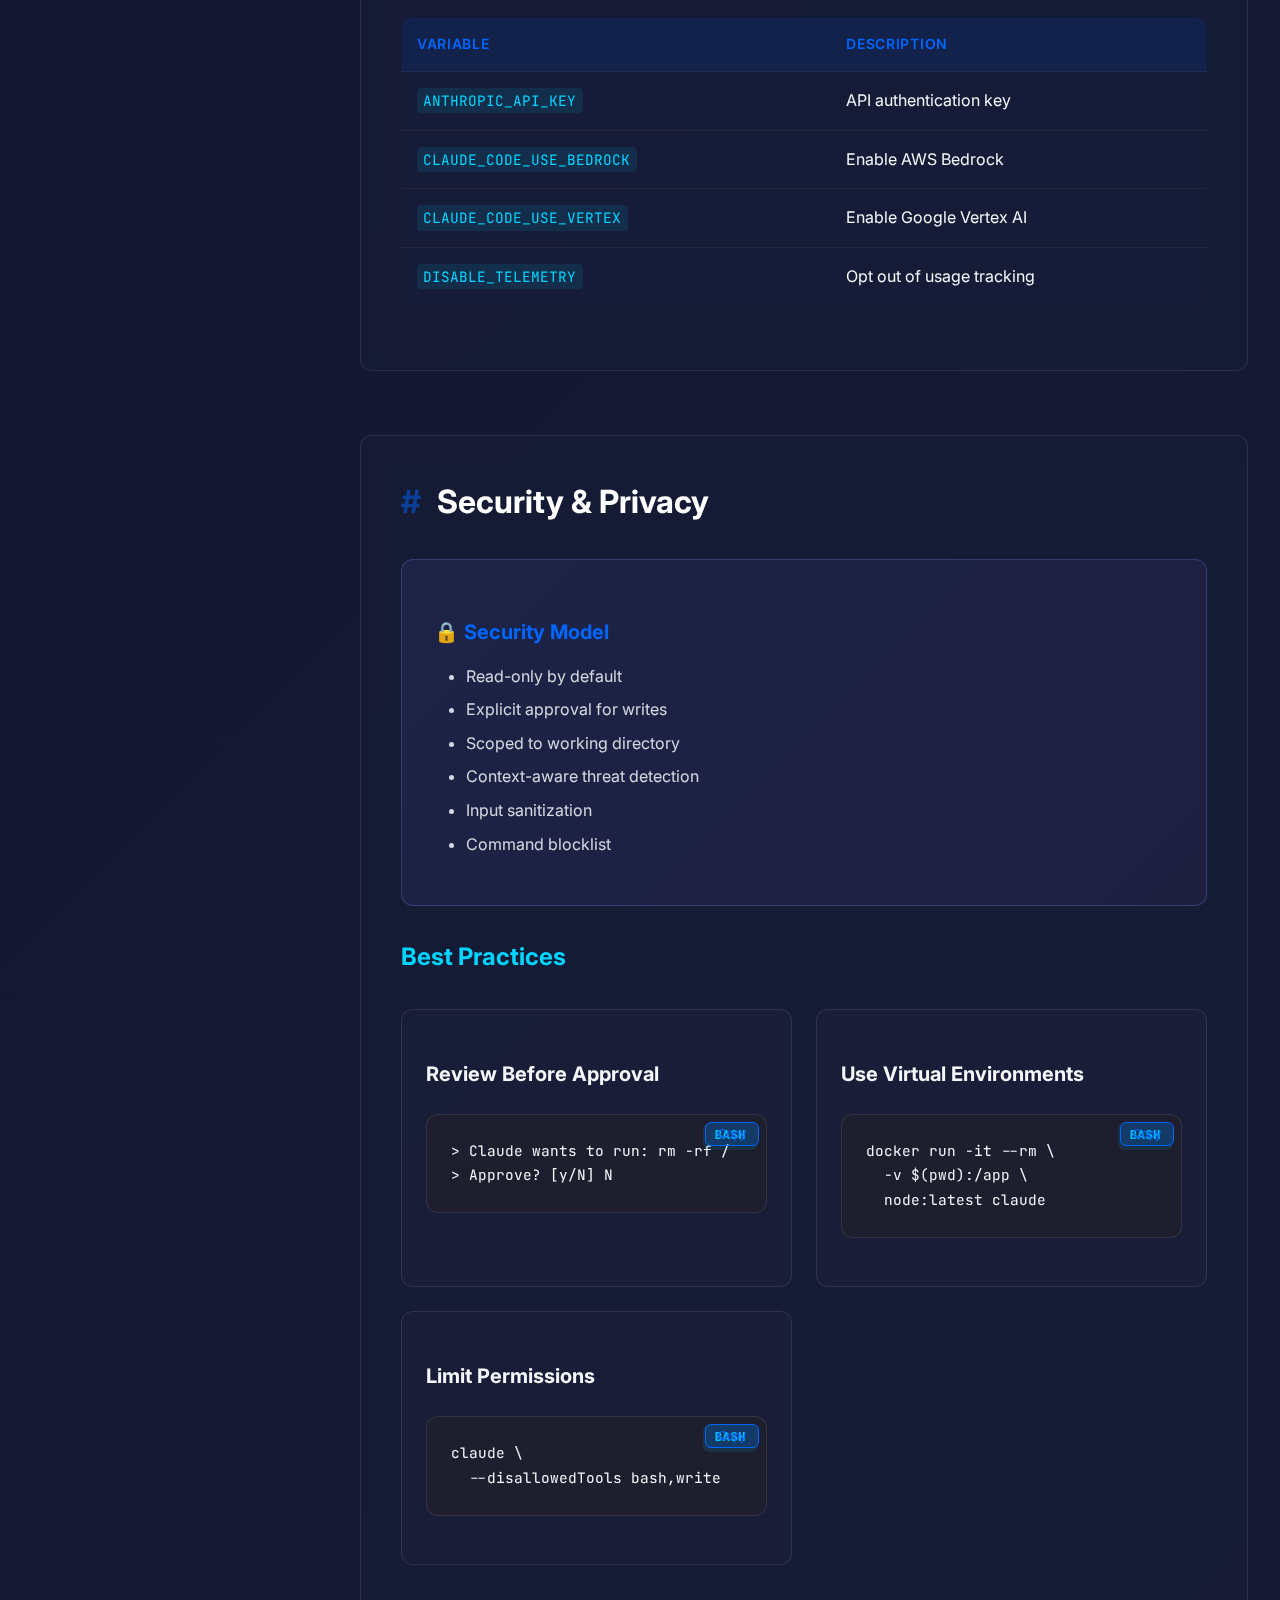
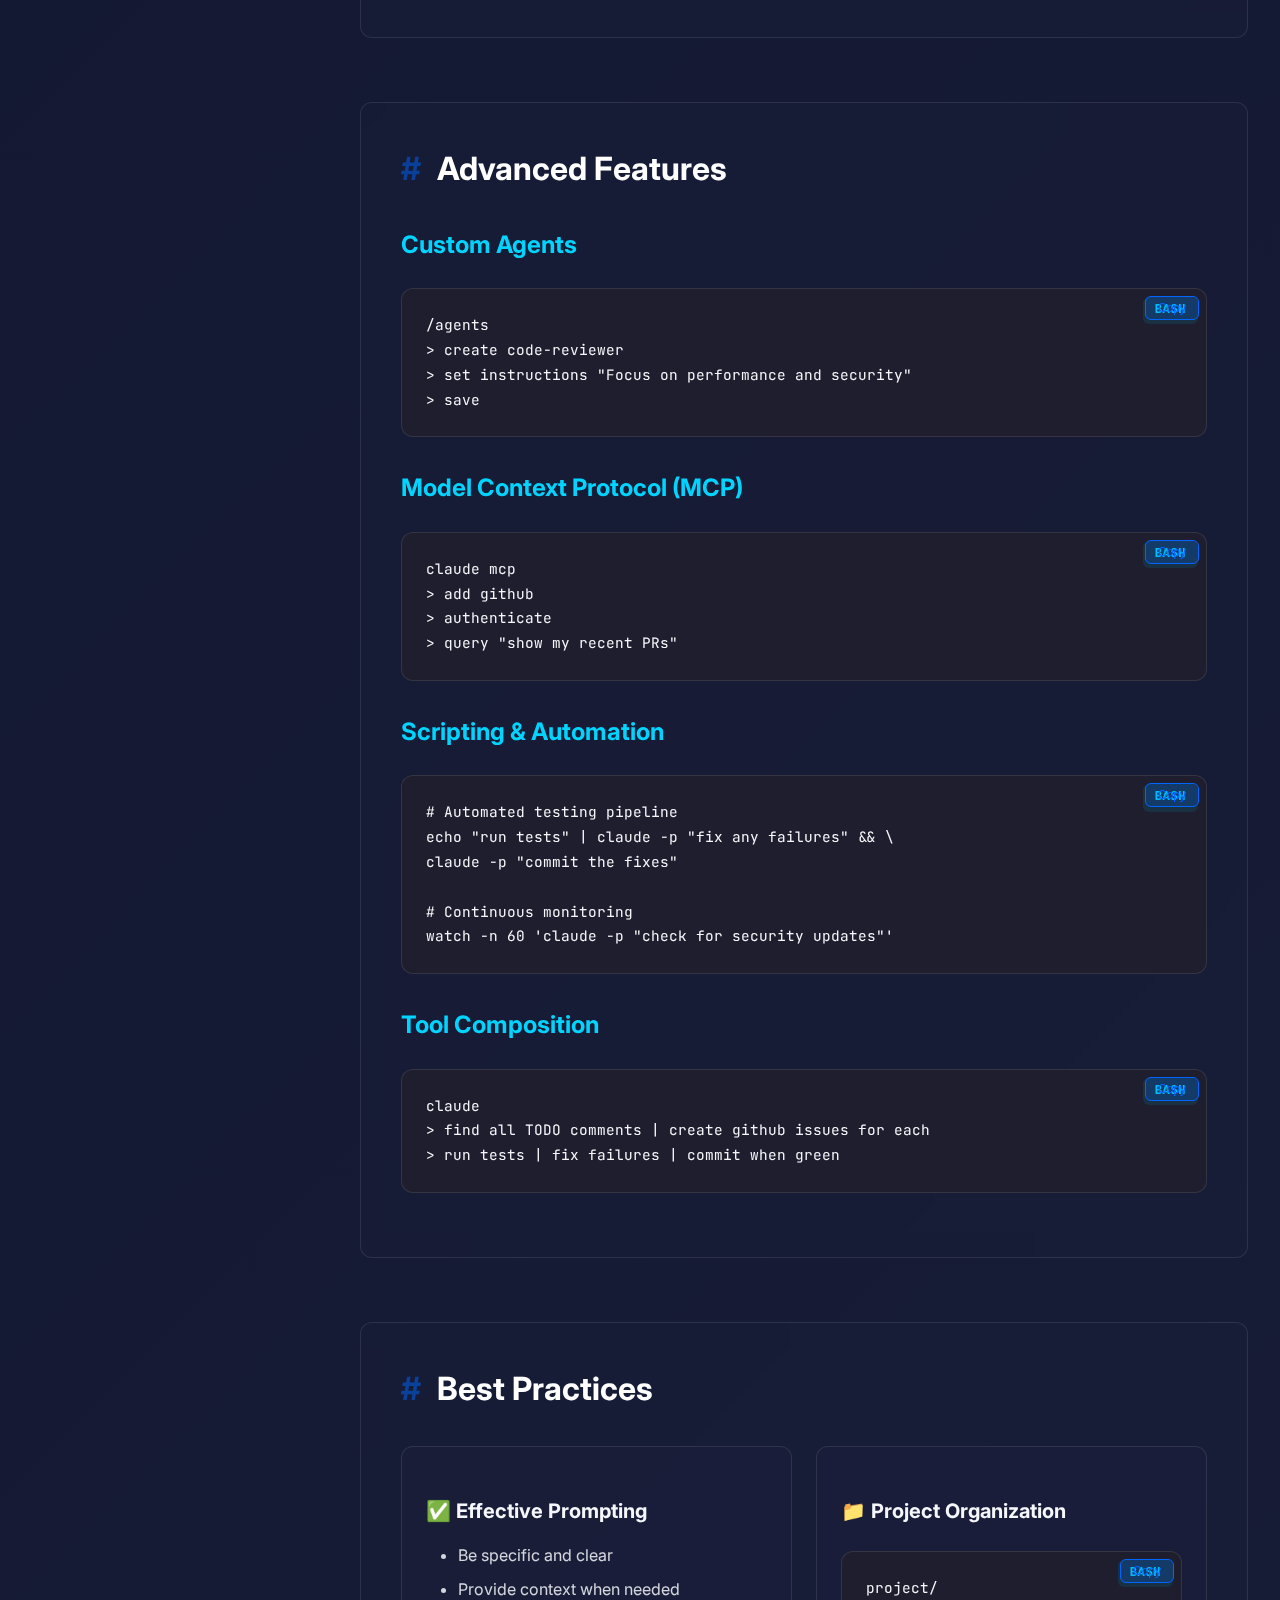
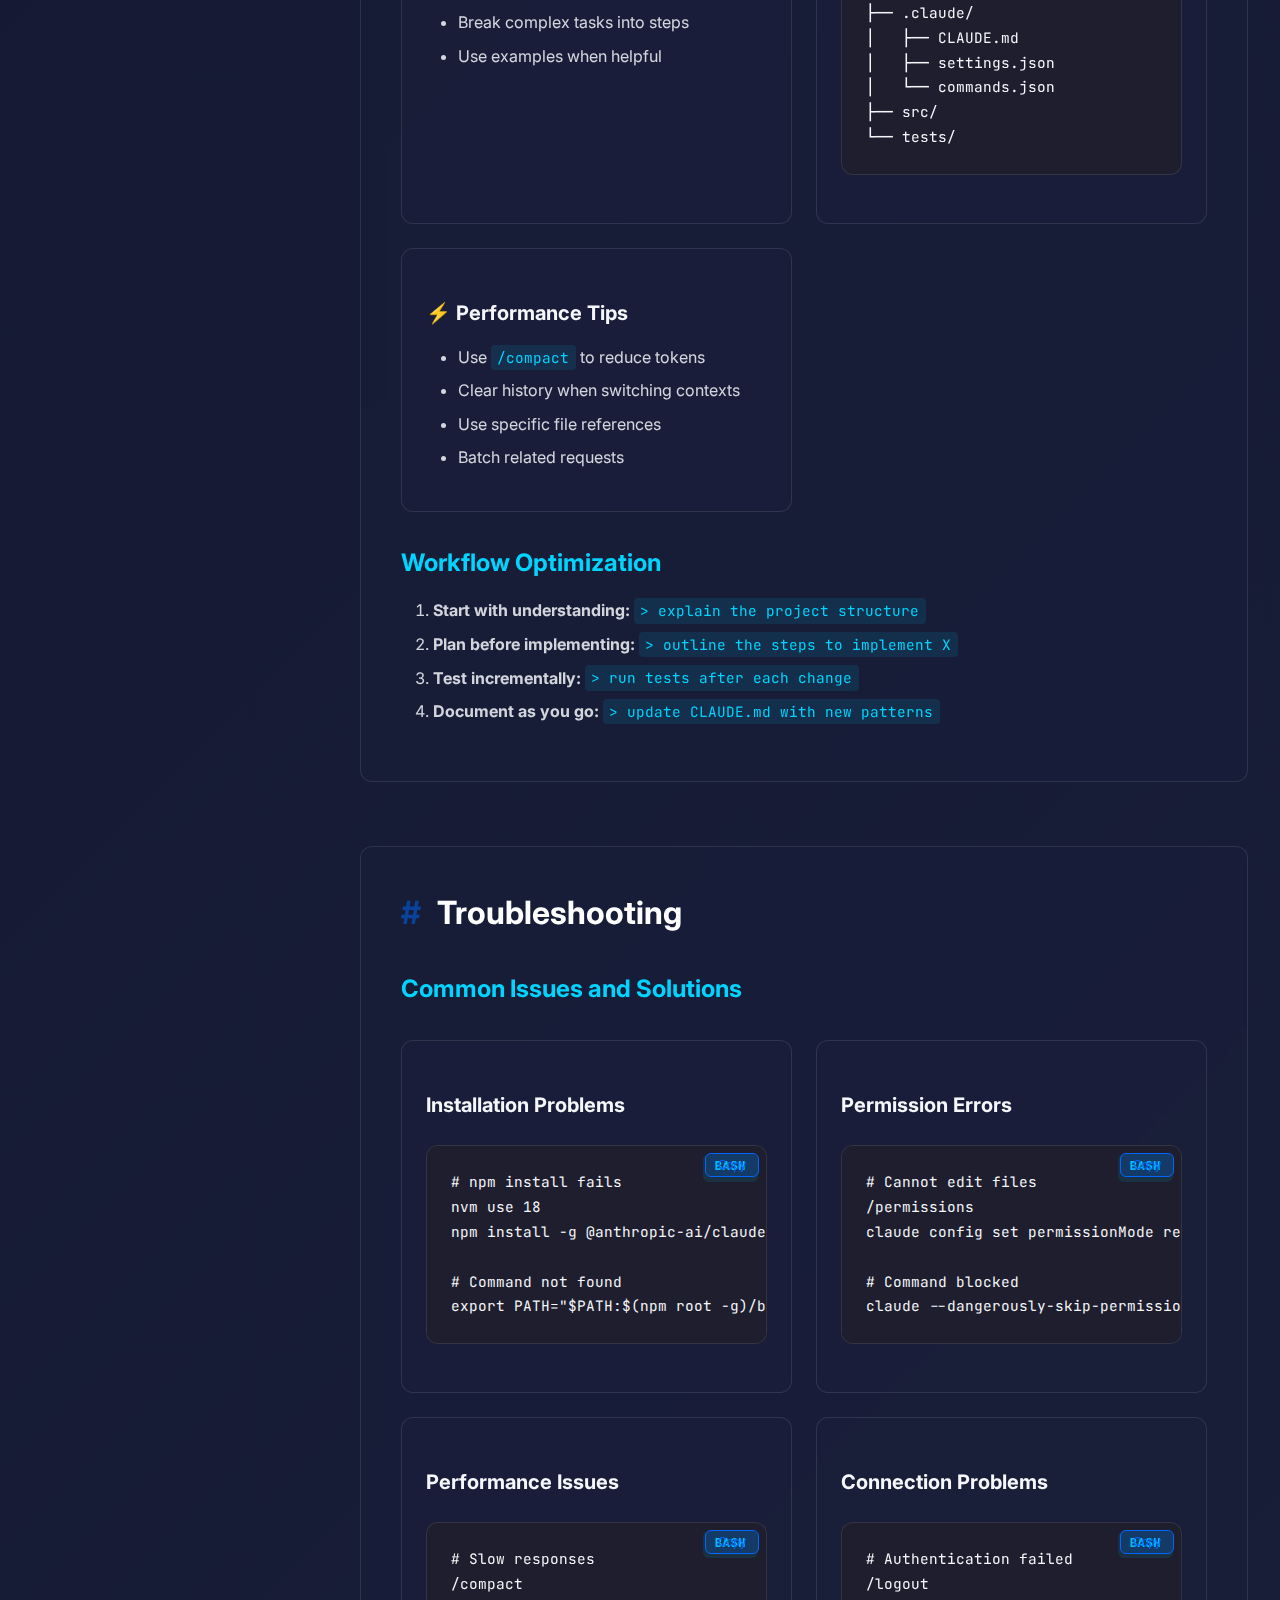
<file: docs/blog-content/Blogs/claude-code-manual.html>
<!DOCTYPE html>
<html lang="en">
<head>
    <meta charset="UTF-8">
    <meta name="viewport" content="width=device-width, initial-scale=1.0">
    <title>Claude Code: The Complete Manual</title>
    <link href="https://fonts.googleapis.com/css2?family=JetBrains+Mono:wght@400;600;700&family=Inter:wght@400;500;600;700;900&display=swap" rel="stylesheet">
    <style>
        :root {
            --primary: #0066ff;
            --primary-dark: #0052cc;
            --secondary: #00d4ff;
            --accent: #ff6b6b;
            --success: #00c896;
            --warning: #ffd93d;
            --dark: #0a0e27;
            --dark-light: #1a1f3a;
            --gray: #6c7293;
            --light: #f5f7fa;
            --white: #ffffff;
            --gradient: linear-gradient(135deg, #667eea 0%, #764ba2 100%);
            --code-bg: #1e1e2e;
            --border-radius: 12px;
        }

        * {
            margin: 0;
            padding: 0;
            box-sizing: border-box;
        }

        body {
            font-family: 'Inter', -apple-system, BlinkMacSystemFont, 'Segoe UI', sans-serif;
            background: linear-gradient(135deg, #0a0e27 0%, #1a1f3a 100%);
            color: var(--light);
            line-height: 1.6;
            overflow-x: hidden;
        }

        /* Animated Background */
        .bg-animation {
            position: fixed;
            width: 100%;
            height: 100%;
            top: 0;
            left: 0;
            z-index: -1;
            opacity: 0.3;
        }

        .bg-animation::before {
            content: '';
            position: absolute;
            width: 400px;
            height: 400px;
            background: radial-gradient(circle, var(--primary) 0%, transparent 70%);
            left: -200px;
            top: -200px;
            animation: float 20s ease-in-out infinite;
        }

        .bg-animation::after {
            content: '';
            position: absolute;
            width: 600px;
            height: 600px;
            background: radial-gradient(circle, var(--secondary) 0%, transparent 70%);
            right: -300px;
            bottom: -300px;
            animation: float 25s ease-in-out infinite reverse;
        }

        @keyframes float {
            0%, 100% { transform: translate(0, 0) rotate(0deg); }
            33% { transform: translate(30px, -30px) rotate(120deg); }
            66% { transform: translate(-20px, 20px) rotate(240deg); }
        }

        /* Header */
        header {
            background: rgba(26, 31, 58, 0.8);
            backdrop-filter: blur(10px);
            border-bottom: 1px solid rgba(255, 255, 255, 0.1);
            position: sticky;
            top: 0;
            z-index: 1000;
            padding: 1rem 0;
        }

        .header-content {
            max-width: 1400px;
            margin: 0 auto;
            padding: 0 2rem;
            display: flex;
            justify-content: space-between;
            align-items: center;
        }

        .logo {
            display: flex;
            align-items: center;
            gap: 1rem;
            font-size: 1.5rem;
            font-weight: 700;
            color: var(--white);
            text-decoration: none;
        }

        .logo-icon {
            width: 40px;
            height: 40px;
            background: var(--gradient);
            border-radius: 10px;
            display: flex;
            align-items: center;
            justify-content: center;
            font-size: 1.5rem;
        }

        nav ul {
            list-style: none;
            display: flex;
            gap: 2rem;
        }

        nav a {
            color: var(--light);
            text-decoration: none;
            transition: color 0.3s;
            font-weight: 500;
        }

        nav a:hover {
            color: var(--primary);
        }

        /* Hero Section */
        .hero {
            padding: 6rem 2rem;
            text-align: center;
            max-width: 1000px;
            margin: 0 auto;
        }

        .hero h1 {
            font-size: clamp(2.5rem, 5vw, 4rem);
            font-weight: 900;
            margin-bottom: 1.5rem;
            background: linear-gradient(135deg, var(--primary), var(--secondary));
            -webkit-background-clip: text;
            -webkit-text-fill-color: transparent;
            background-clip: text;
        }

        .hero-subtitle {
            font-size: 1.25rem;
            color: var(--gray);
            margin-bottom: 3rem;
        }

        .hero-buttons {
            display: flex;
            gap: 1rem;
            justify-content: center;
            flex-wrap: wrap;
        }

        .btn {
            padding: 0.875rem 2rem;
            border-radius: var(--border-radius);
            text-decoration: none;
            font-weight: 600;
            transition: all 0.3s;
            display: inline-flex;
            align-items: center;
            gap: 0.5rem;
            border: none;
            cursor: pointer;
        }

        .btn-primary {
            background: var(--primary);
            color: var(--white);
        }

        .btn-primary:hover {
            background: var(--primary-dark);
            transform: translateY(-2px);
            box-shadow: 0 10px 20px rgba(0, 102, 255, 0.3);
        }

        .btn-secondary {
            background: rgba(255, 255, 255, 0.1);
            color: var(--white);
            border: 1px solid rgba(255, 255, 255, 0.2);
        }

        .btn-secondary:hover {
            background: rgba(255, 255, 255, 0.15);
            transform: translateY(-2px);
        }

        /* Container */
        .container {
            max-width: 1400px;
            margin: 0 auto;
            padding: 0 2rem;
        }

        /* Sidebar Navigation */
        .content-wrapper {
            display: grid;
            grid-template-columns: 280px 1fr;
            gap: 3rem;
            margin-top: 3rem;
        }

        .sidebar {
            position: sticky;
            top: 100px;
            height: fit-content;
        }

        .sidebar-card {
            background: rgba(26, 31, 58, 0.6);
            backdrop-filter: blur(10px);
            border-radius: var(--border-radius);
            padding: 1.5rem;
            border: 1px solid rgba(255, 255, 255, 0.1);
        }

        .sidebar h3 {
            color: var(--primary);
            margin-bottom: 1rem;
            font-size: 0.875rem;
            text-transform: uppercase;
            letter-spacing: 0.1em;
        }

        .sidebar ul {
            list-style: none;
        }

        .sidebar li {
            margin-bottom: 0.75rem;
        }

        .sidebar a {
            color: var(--gray);
            text-decoration: none;
            transition: all 0.3s;
            display: block;
            padding: 0.5rem 0.75rem;
            border-radius: 6px;
            font-size: 0.95rem;
        }

        .sidebar a:hover {
            color: var(--white);
            background: rgba(0, 102, 255, 0.1);
            padding-left: 1rem;
        }

        .sidebar a.active {
            color: var(--primary);
            background: rgba(0, 102, 255, 0.15);
            font-weight: 600;
        }

        /* Main Content */
        .main-content {
            min-height: 100vh;
        }

        .section {
            margin-bottom: 4rem;
            scroll-margin-top: 100px;
        }

        .section-card {
            background: rgba(26, 31, 58, 0.4);
            backdrop-filter: blur(10px);
            border-radius: var(--border-radius);
            padding: 2.5rem;
            border: 1px solid rgba(255, 255, 255, 0.1);
            margin-bottom: 2rem;
        }

        h2 {
            font-size: 2rem;
            margin-bottom: 1.5rem;
            color: var(--white);
            display: flex;
            align-items: center;
            gap: 1rem;
        }

        h2::before {
            content: '#';
            color: var(--primary);
            opacity: 0.5;
        }

        h3 {
            font-size: 1.5rem;
            margin: 2rem 0 1rem;
            color: var(--secondary);
        }

        h4 {
            font-size: 1.25rem;
            margin: 1.5rem 0 1rem;
            color: var(--light);
        }

        p {
            margin-bottom: 1rem;
            color: rgba(245, 247, 250, 0.85);
            line-height: 1.8;
        }

        /* Code Blocks */
        pre {
            background: var(--code-bg);
            border-radius: var(--border-radius);
            padding: 1.5rem;
            overflow-x: auto;
            margin: 1.5rem 0;
            border: 1px solid rgba(255, 255, 255, 0.1);
            position: relative;
        }

        pre::before {
            content: 'BASH';
            position: absolute;
            top: 0.5rem;
            right: 0.5rem;
            background: rgba(0, 212, 255, 0.1);
            color: var(--secondary);
            padding: 0.25rem 0.75rem;
            border-radius: 6px;
            font-size: 0.75rem;
            font-weight: 600;
            letter-spacing: 0.05em;
        }

        code {
            font-family: 'JetBrains Mono', monospace;
            color: var(--secondary);
            background: rgba(0, 212, 255, 0.1);
            padding: 0.2rem 0.4rem;
            border-radius: 4px;
            font-size: 0.9rem;
        }

        pre code {
            background: none;
            padding: 0;
            color: var(--light);
        }

        /* Tables */
        table {
            width: 100%;
            border-collapse: collapse;
            margin: 1.5rem 0;
            background: rgba(26, 31, 58, 0.3);
            border-radius: var(--border-radius);
            overflow: hidden;
        }

        th {
            background: rgba(0, 102, 255, 0.1);
            color: var(--primary);
            padding: 1rem;
            text-align: left;
            font-weight: 600;
            text-transform: uppercase;
            font-size: 0.875rem;
            letter-spacing: 0.05em;
        }

        td {
            padding: 1rem;
            border-top: 1px solid rgba(255, 255, 255, 0.05);
        }

        tr:hover {
            background: rgba(0, 102, 255, 0.05);
        }

        /* Lists */
        ul, ol {
            margin: 1rem 0 1rem 2rem;
        }

        li {
            margin-bottom: 0.5rem;
            color: rgba(245, 247, 250, 0.85);
        }

        /* Feature Cards */
        .feature-grid {
            display: grid;
            grid-template-columns: repeat(auto-fit, minmax(300px, 1fr));
            gap: 1.5rem;
            margin: 2rem 0;
        }

        .feature-card {
            background: rgba(26, 31, 58, 0.6);
            border-radius: var(--border-radius);
            padding: 1.5rem;
            border: 1px solid rgba(255, 255, 255, 0.1);
            transition: all 0.3s;
        }

        .feature-card:hover {
            transform: translateY(-5px);
            border-color: var(--primary);
            box-shadow: 0 10px 30px rgba(0, 102, 255, 0.2);
        }

        .feature-icon {
            width: 50px;
            height: 50px;
            background: var(--gradient);
            border-radius: 10px;
            display: flex;
            align-items: center;
            justify-content: center;
            font-size: 1.5rem;
            margin-bottom: 1rem;
        }

        .feature-title {
            font-size: 1.25rem;
            margin-bottom: 0.5rem;
            color: var(--white);
        }

        .feature-description {
            color: var(--gray);
            font-size: 0.95rem;
        }

        /* Quick Reference */
        .quick-ref {
            background: linear-gradient(135deg, rgba(102, 126, 234, 0.1), rgba(118, 75, 162, 0.1));
            border-radius: var(--border-radius);
            padding: 2rem;
            margin: 2rem 0;
            border: 1px solid rgba(102, 126, 234, 0.3);
        }

        .quick-ref h4 {
            color: var(--primary);
            margin-bottom: 1rem;
        }

        /* Badges */
        .badge {
            display: inline-block;
            padding: 0.25rem 0.75rem;
            border-radius: 20px;
            font-size: 0.875rem;
            font-weight: 600;
            margin-right: 0.5rem;
        }

        .badge-primary {
            background: rgba(0, 102, 255, 0.2);
            color: var(--primary);
        }

        .badge-success {
            background: rgba(0, 200, 150, 0.2);
            color: var(--success);
        }

        .badge-warning {
            background: rgba(255, 217, 61, 0.2);
            color: var(--warning);
        }

        /* Footer */
        footer {
            margin-top: 6rem;
            padding: 3rem 0;
            background: rgba(10, 14, 39, 0.8);
            border-top: 1px solid rgba(255, 255, 255, 0.1);
            text-align: center;
        }

        .footer-content {
            max-width: 800px;
            margin: 0 auto;
            padding: 0 2rem;
        }

        .footer-links {
            display: flex;
            justify-content: center;
            gap: 2rem;
            margin-top: 1.5rem;
        }

        .footer-links a {
            color: var(--gray);
            text-decoration: none;
            transition: color 0.3s;
        }

        .footer-links a:hover {
            color: var(--primary);
        }

        /* Mobile Responsive */
        @media (max-width: 968px) {
            .content-wrapper {
                grid-template-columns: 1fr;
            }

            .sidebar {
                display: none;
            }

            .header-content {
                flex-direction: column;
                gap: 1rem;
            }

            nav ul {
                flex-direction: column;
                gap: 1rem;
                text-align: center;
            }

            .hero h1 {
                font-size: 2.5rem;
            }

            .section-card {
                padding: 1.5rem;
            }

            pre {
                padding: 1rem;
                font-size: 0.875rem;
            }
        }

        /* Animations */
        .fade-in {
            animation: fadeIn 0.6s ease-in;
        }

        @keyframes fadeIn {
            from {
                opacity: 0;
                transform: translateY(20px);
            }
            to {
                opacity: 1;
                transform: translateY(0);
            }
        }

        /* Scrollbar */
        ::-webkit-scrollbar {
            width: 10px;
        }

        ::-webkit-scrollbar-track {
            background: var(--dark);
        }

        ::-webkit-scrollbar-thumb {
            background: var(--primary);
            border-radius: 5px;
        }

        ::-webkit-scrollbar-thumb:hover {
            background: var(--primary-dark);
        }

        /* Copy Button for Code Blocks */
        .code-container {
            position: relative;
        }

        .copy-btn {
            position: absolute;
            top: 0.5rem;
            right: 0.5rem;
            background: rgba(0, 102, 255, 0.2);
            color: var(--primary);
            border: 1px solid var(--primary);
            padding: 0.25rem 0.75rem;
            border-radius: 6px;
            font-size: 0.75rem;
            cursor: pointer;
            transition: all 0.3s;
        }

        .copy-btn:hover {
            background: var(--primary);
            color: var(--white);
        }

        /* Terminal Style */
        .terminal {
            background: #0a0e27;
            border-radius: var(--border-radius);
            padding: 1rem;
            margin: 1.5rem 0;
            border: 1px solid rgba(255, 255, 255, 0.1);
            font-family: 'JetBrains Mono', monospace;
        }

        .terminal-header {
            display: flex;
            gap: 0.5rem;
            margin-bottom: 1rem;
        }

        .terminal-dot {
            width: 12px;
            height: 12px;
            border-radius: 50%;
        }

        .terminal-dot.red { background: #ff5f57; }
        .terminal-dot.yellow { background: #ffbd2e; }
        .terminal-dot.green { background: #28ca42; }

        .terminal-content {
            color: var(--secondary);
            font-size: 0.9rem;
        }

        .terminal-prompt {
            color: var(--success);
        }
    </style>
</head>
<body>
    <div class="bg-animation"></div>

    <header>
        <div class="header-content">
            <a href="#" class="logo">
                <div class="logo-icon">🤖</div>
                <span>Claude Code Manual</span>
            </a>
            <nav>
                <ul>
                    <li><a href="#introduction">Introduction</a></li>
                    <li><a href="#quickstart">Quick Start</a></li>
                    <li><a href="#features">Features</a></li>
                    <li><a href="#workflows">Workflows</a></li>
                    <li><a href="https://docs.anthropic.com/claude-code" target="_blank">Docs</a></li>
                </ul>
            </nav>
        </div>
    </header>

    <section class="hero">
        <h1 class="fade-in">Claude Code: The Complete Manual</h1>
        <p class="hero-subtitle fade-in">Your comprehensive guide to AI-powered development with Claude Code</p>
        <div class="hero-buttons fade-in">
            <a href="#installation" class="btn btn-primary">
                <span>Get Started</span>
                <span>→</span>
            </a>
            <a href="#features" class="btn btn-secondary">
                <span>Explore Features</span>
            </a>
        </div>
    </section>

    <div class="container">
        <div class="content-wrapper">
            <aside class="sidebar">
                <div class="sidebar-card">
                    <h3>Navigation</h3>
                    <ul>
                        <li><a href="#introduction" class="active">Introduction</a></li>
                        <li><a href="#installation">Installation & Setup</a></li>
                        <li><a href="#features">Core Features</a></li>
                        <li><a href="#cli">CLI Reference</a></li>
                        <li><a href="#interactive">Interactive Mode</a></li>
                        <li><a href="#commands">Slash Commands</a></li>
                        <li><a href="#memory">Memory Management</a></li>
                        <li><a href="#workflows">Common Workflows</a></li>
                        <li><a href="#config">Configuration</a></li>
                        <li><a href="#security">Security</a></li>
                        <li><a href="#advanced">Advanced Features</a></li>
                        <li><a href="#best-practices">Best Practices</a></li>
                        <li><a href="#troubleshooting">Troubleshooting</a></li>
                    </ul>
                </div>
            </aside>

            <main class="main-content">
                <!-- Introduction Section -->
                <section id="introduction" class="section">
                    <div class="section-card">
                        <h2>Introduction</h2>
                        <p>Claude Code is Anthropic's agentic coding tool designed to help developers turn ideas into code faster. It works directly in your terminal, can edit files, run commands, create commits, and integrates seamlessly with your existing development workflow.</p>
                        
                        <div class="feature-grid">
                            <div class="feature-card">
                                <div class="feature-icon">💡</div>
                                <div class="feature-title">Natural Language</div>
                                <div class="feature-description">Build features from plain English descriptions</div>
                            </div>
                            <div class="feature-card">
                                <div class="feature-icon">🐛</div>
                                <div class="feature-title">Debug & Fix</div>
                                <div class="feature-description">Automatically identify and resolve code issues</div>
                            </div>
                            <div class="feature-card">
                                <div class="feature-icon">🏗️</div>
                                <div class="feature-title">Architecture</div>
                                <div class="feature-description">Navigate and understand complex codebases</div>
                            </div>
                            <div class="feature-card">
                                <div class="feature-icon">⚡</div>
                                <div class="feature-title">Automation</div>
                                <div class="feature-description">Automate tedious development tasks</div>
                            </div>
                            <div class="feature-card">
                                <div class="feature-icon">🔧</div>
                                <div class="feature-title">Direct Editing</div>
                                <div class="feature-description">Edit files and run commands directly</div>
                            </div>
                            <div class="feature-card">
                                <div class="feature-icon">🔗</div>
                                <div class="feature-title">Git Integration</div>
                                <div class="feature-description">Create commits and manage pull requests</div>
                            </div>
                        </div>
                    </div>
                </section>

                <!-- Installation Section -->
                <section id="installation" class="section">
                    <div class="section-card">
                        <h2>Installation & Setup</h2>
                        
                        <h3>Prerequisites</h3>
                        <ul>
                            <li>Terminal or command prompt</li>
                            <li>Node.js 18 or newer (recommended)</li>
                            <li>A code project to work with</li>
                        </ul>

                        <h3>Installation Methods</h3>
                        
                        <h4>Method 1: NPM (Recommended)</h4>
                        <div class="terminal">
                            <div class="terminal-header">
                                <span class="terminal-dot red"></span>
                                <span class="terminal-dot yellow"></span>
                                <span class="terminal-dot green"></span>
                            </div>
                            <div class="terminal-content">
                                <span class="terminal-prompt">$</span> npm install -g @anthropic-ai/claude-code
                            </div>
                        </div>

                        <h4>Method 2: Native Install (Beta)</h4>
                        <p>For macOS, Linux, WSL:</p>
                        <div class="terminal">
                            <div class="terminal-header">
                                <span class="terminal-dot red"></span>
                                <span class="terminal-dot yellow"></span>
                                <span class="terminal-dot green"></span>
                            </div>
                            <div class="terminal-content">
                                <span class="terminal-prompt">$</span> curl -fsSL claude.ai/install.sh | bash
                            </div>
                        </div>

                        <p>For Windows PowerShell:</p>
                        <div class="terminal">
                            <div class="terminal-header">
                                <span class="terminal-dot red"></span>
                                <span class="terminal-dot yellow"></span>
                                <span class="terminal-dot green"></span>
                            </div>
                            <div class="terminal-content">
                                <span class="terminal-prompt">PS></span> irm https://claude.ai/install.ps1 | iex
                            </div>
                        </div>

                        <h3>First Time Setup</h3>
                        <div class="terminal">
                            <div class="terminal-header">
                                <span class="terminal-dot red"></span>
                                <span class="terminal-dot yellow"></span>
                                <span class="terminal-dot green"></span>
                            </div>
                            <div class="terminal-content">
                                <span class="terminal-prompt">$</span> cd /path/to/your/project<br>
                                <span class="terminal-prompt">$</span> claude<br>
                                <span style="color: #00c896;">✓ Authenticated with Anthropic</span><br>
                                <span style="color: #00c896;">✓ Ready to assist with your code!</span>
                            </div>
                        </div>
                    </div>
                </section>

                <!-- Core Features Section -->
                <section id="features" class="section">
                    <div class="section-card">
                        <h2>Core Features</h2>
                        
                        <div class="quick-ref">
                            <h4>🚀 Key Capabilities</h4>
                            <div class="feature-grid">
                                <div class="feature-card">
                                    <h4>File Operations</h4>
                                    <ul>
                                        <li>Read and analyze any file</li>
                                        <li>Make precise edits</li>
                                        <li>Create new files when needed</li>
                                        <li>Search patterns with regex</li>
                                    </ul>
                                </div>
                                <div class="feature-card">
                                    <h4>Command Execution</h4>
                                    <ul>
                                        <li>Run shell commands directly</li>
                                        <li>Real-time output viewing</li>
                                        <li>Background process support</li>
                                        <li>Automatic safety checks</li>
                                    </ul>
                                </div>
                                <div class="feature-card">
                                    <h4>Git Integration</h4>
                                    <ul>
                                        <li>Create descriptive commits</li>
                                        <li>Generate pull requests</li>
                                        <li>Analyze git history</li>
                                        <li>Branch management</li>
                                    </ul>
                                </div>
                            </div>
                        </div>
                    </div>
                </section>

                <!-- CLI Reference Section -->
                <section id="cli" class="section">
                    <div class="section-card">
                        <h2>CLI Reference</h2>
                        
                        <h3>Basic Commands</h3>
                        <table>
                            <thead>
                                <tr>
                                    <th>Command</th>
                                    <th>Description</th>
                                </tr>
                            </thead>
                            <tbody>
                                <tr>
                                    <td><code>claude</code></td>
                                    <td>Start interactive REPL</td>
                                </tr>
                                <tr>
                                    <td><code>claude "prompt"</code></td>
                                    <td>Start with initial prompt</td>
                                </tr>
                                <tr>
                                    <td><code>claude -p "query"</code></td>
                                    <td>Query and exit (SDK mode)</td>
                                </tr>
                                <tr>
                                    <td><code>claude -c</code></td>
                                    <td>Continue most recent conversation</td>
                                </tr>
                                <tr>
                                    <td><code>claude -r "id"</code></td>
                                    <td>Resume specific session</td>
                                </tr>
                                <tr>
                                    <td><code>claude update</code></td>
                                    <td>Update Claude Code</td>
                                </tr>
                                <tr>
                                    <td><code>claude mcp</code></td>
                                    <td>Configure MCP servers</td>
                                </tr>
                            </tbody>
                        </table>

                        <h3>Command Line Flags</h3>
                        <table>
                            <thead>
                                <tr>
                                    <th>Flag</th>
                                    <th>Description</th>
                                </tr>
                            </thead>
                            <tbody>
                                <tr>
                                    <td><code>--add-dir</code></td>
                                    <td>Add additional working directories</td>
                                </tr>
                                <tr>
                                    <td><code>--allowedTools</code></td>
                                    <td>Specify allowed tools (comma-separated)</td>
                                </tr>
                                <tr>
                                    <td><code>--disallowedTools</code></td>
                                    <td>Specify disallowed tools</td>
                                </tr>
                                <tr>
                                    <td><code>-p, --print</code></td>
                                    <td>Print response without interactive mode</td>
                                </tr>
                                <tr>
                                    <td><code>--verbose</code></td>
                                    <td>Enable detailed logging</td>
                                </tr>
                                <tr>
                                    <td><code>--max-turns</code></td>
                                    <td>Limit agentic turns (default: 10)</td>
                                </tr>
                                <tr>
                                    <td><code>--model</code></td>
                                    <td>Set session model</td>
                                </tr>
                                <tr>
                                    <td><code>--permission-mode</code></td>
                                    <td>Set permission mode (strict/relaxed)</td>
                                </tr>
                            </tbody>
                        </table>
                    </div>
                </section>

                <!-- Interactive Mode Section -->
                <section id="interactive" class="section">
                    <div class="section-card">
                        <h2>Interactive Mode</h2>
                        
                        <h3>Keyboard Shortcuts</h3>
                        <div class="feature-grid">
                            <div class="feature-card">
                                <h4>General Controls</h4>
                                <ul>
                                    <li><code>Ctrl+C</code> - Cancel current input</li>
                                    <li><code>Ctrl+D</code> - Exit Claude Code</li>
                                    <li><code>Ctrl+L</code> - Clear terminal</li>
                                    <li><code>↑/↓</code> - Navigate history</li>
                                    <li><code>Tab</code> - Auto-complete</li>
                                    <li><code>Esc Esc</code> - Edit previous</li>
                                </ul>
                            </div>
                            <div class="feature-card">
                                <h4>Multiline Input</h4>
                                <ul>
                                    <li><code>\</code> + <code>Enter</code> - Quick escape</li>
                                    <li><code>Option+Enter</code> - macOS default</li>
                                    <li><code>Shift+Enter</code> - After setup</li>
                                    <li><code>Ctrl+J</code> - Line feed</li>
                                </ul>
                            </div>
                            <div class="feature-card">
                                <h4>Vim Mode Navigation</h4>
                                <ul>
                                    <li><code>h/j/k/l</code> - Move cursor</li>
                                    <li><code>w/e/b</code> - Word navigation</li>
                                    <li><code>0/$</code> - Line start/end</li>
                                    <li><code>gg/G</code> - File start/end</li>
                                    <li><code>i/a/o</code> - Insert modes</li>
                                    <li><code>dd/cc</code> - Delete/change</li>
                                </ul>
                            </div>
                        </div>
                    </div>
                </section>

                <!-- Slash Commands Section -->
                <section id="commands" class="section">
                    <div class="section-card">
                        <h2>Slash Commands</h2>
                        
                        <table>
                            <thead>
                                <tr>
                                    <th>Command</th>
                                    <th>Description</th>
                                    <th>Category</th>
                                </tr>
                            </thead>
                            <tbody>
                                <tr>
                                    <td><code>/help</code></td>
                                    <td>Get usage help</td>
                                    <td><span class="badge badge-primary">General</span></td>
                                </tr>
                                <tr>
                                    <td><code>/clear</code></td>
                                    <td>Clear conversation history</td>
                                    <td><span class="badge badge-primary">General</span></td>
                                </tr>
                                <tr>
                                    <td><code>/init</code></td>
                                    <td>Initialize project with CLAUDE.md</td>
                                    <td><span class="badge badge-success">Setup</span></td>
                                </tr>
                                <tr>
                                    <td><code>/memory</code></td>
                                    <td>Edit CLAUDE.md memory files</td>
                                    <td><span class="badge badge-success">Setup</span></td>
                                </tr>
                                <tr>
                                    <td><code>/agents</code></td>
                                    <td>Manage custom AI subagents</td>
                                    <td><span class="badge badge-warning">Advanced</span></td>
                                </tr>
                                <tr>
                                    <td><code>/mcp</code></td>
                                    <td>Manage MCP server connections</td>
                                    <td><span class="badge badge-warning">Advanced</span></td>
                                </tr>
                                <tr>
                                    <td><code>/cost</code></td>
                                    <td>Show token usage statistics</td>
                                    <td><span class="badge badge-primary">General</span></td>
                                </tr>
                                <tr>
                                    <td><code>/review</code></td>
                                    <td>Request code review</td>
                                    <td><span class="badge badge-success">Development</span></td>
                                </tr>
                                <tr>
                                    <td><code>/vim</code></td>
                                    <td>Enter vim mode</td>
                                    <td><span class="badge badge-primary">General</span></td>
                                </tr>
                                <tr>
                                    <td><code>/bug</code></td>
                                    <td>Report bugs to Anthropic</td>
                                    <td><span class="badge badge-primary">Support</span></td>
                                </tr>
                            </tbody>
                        </table>
                    </div>
                </section>

                <!-- Memory Management Section -->
                <section id="memory" class="section">
                    <div class="section-card">
                        <h2>Memory Management</h2>
                        
                        <h3>CLAUDE.md System</h3>
                        <p>Claude Code uses a hierarchical memory system with four levels:</p>
                        
                        <div class="quick-ref">
                            <h4>Memory Hierarchy</h4>
                            <ol>
                                <li><strong>Enterprise Policy</strong> - <code>/etc/claude/CLAUDE.md</code></li>
                                <li><strong>Project Memory</strong> - <code>.claude/CLAUDE.md</code></li>
                                <li><strong>User Memory</strong> - <code>~/.claude/CLAUDE.md</code></li>
                                <li><strong>Local Project</strong> - <code>./CLAUDE.md</code> (deprecated)</li>
                            </ol>
                        </div>

                        <h3>Best Practices for CLAUDE.md</h3>
                        <pre><code># Project Overview
Brief description of the project and its purpose

## Architecture
- Key components and their relationships
- Technology stack
- Design patterns used

## Development Guidelines
- Code style preferences
- Testing requirements
- Commit message format

## Important Context
- Business rules
- Edge cases to consider
- Performance requirements

## Common Tasks
- Build commands
- Test commands
- Deployment process</code></pre>

                        <h3>Memory Shortcuts</h3>
                        <div class="terminal">
                            <div class="terminal-header">
                                <span class="terminal-dot red"></span>
                                <span class="terminal-dot yellow"></span>
                                <span class="terminal-dot green"></span>
                            </div>
                            <div class="terminal-content">
                                <span class="terminal-prompt">></span> # Remember to use snake_case for Python files<br>
                                <span class="terminal-prompt">></span> /memory<br>
                                <span class="terminal-prompt">></span> /init
                            </div>
                        </div>
                    </div>
                </section>

                <!-- Common Workflows Section -->
                <section id="workflows" class="section">
                    <div class="section-card">
                        <h2>Common Workflows</h2>
                        
                        <div class="feature-grid">
                            <div class="feature-card">
                                <h4>🔍 Understanding a New Codebase</h4>
                                <pre><code>claude
> what does this project do?
> show me the main entry points
> explain the data flow
> what are the key dependencies?</code></pre>
                            </div>
                            <div class="feature-card">
                                <h4>🚀 Feature Implementation</h4>
                                <pre><code>claude
> implement user auth with JWT
> add input validation
> write tests for the auth module
> commit with descriptive message</code></pre>
                            </div>
                            <div class="feature-card">
                                <h4>🐛 Debugging</h4>
                                <pre><code>claude
> why is this test failing?
> fix the TypeError in user.js:42
> run the tests again
> explain what was wrong</code></pre>
                            </div>
                            <div class="feature-card">
                                <h4>📝 Code Review</h4>
                                <pre><code>claude
> review my last commit
> suggest performance improvements
> check for security issues
> /review</code></pre>
                            </div>
                            <div class="feature-card">
                                <h4>🔧 Refactoring</h4>
                                <pre><code>claude
> refactor for readability
> extract common logic
> update the tests
> ensure tests still pass</code></pre>
                            </div>
                            <div class="feature-card">
                                <h4>🤔 Extended Thinking</h4>
                                <pre><code>claude
> think through the best architecture
> think harder about scaling
> consider all edge cases
> plan the implementation</code></pre>
                            </div>
                        </div>
                    </div>
                </section>

                <!-- Configuration Section -->
                <section id="config" class="section">
                    <div class="section-card">
                        <h2>Configuration & Settings</h2>
                        
                        <h3>Configuration Files</h3>
                        <table>
                            <thead>
                                <tr>
                                    <th>Location</th>
                                    <th>Purpose</th>
                                    <th>Scope</th>
                                </tr>
                            </thead>
                            <tbody>
                                <tr>
                                    <td><code>~/.claude/settings.json</code></td>
                                    <td>User settings</td>
                                    <td>Personal</td>
                                </tr>
                                <tr>
                                    <td><code>.claude/settings.json</code></td>
                                    <td>Project settings (shared)</td>
                                    <td>Team</td>
                                </tr>
                                <tr>
                                    <td><code>.claude/settings.local.json</code></td>
                                    <td>Project settings (personal)</td>
                                    <td>Individual</td>
                                </tr>
                                <tr>
                                    <td><code>/etc/claude/settings.json</code></td>
                                    <td>Enterprise settings</td>
                                    <td>Organization</td>
                                </tr>
                            </tbody>
                        </table>

                        <h3>Configuration Structure</h3>
                        <pre><code>{
  "model": "opus-4.1",
  "permissionMode": "relaxed",
  "tools": {
    "allowed": ["read", "write", "bash"],
    "disallowed": []
  },
  "notifications": {
    "enabled": true,
    "sound": false
  },
  "telemetry": {
    "enabled": false
  }
}</code></pre>

                        <h3>Environment Variables</h3>
                        <table>
                            <thead>
                                <tr>
                                    <th>Variable</th>
                                    <th>Description</th>
                                </tr>
                            </thead>
                            <tbody>
                                <tr>
                                    <td><code>ANTHROPIC_API_KEY</code></td>
                                    <td>API authentication key</td>
                                </tr>
                                <tr>
                                    <td><code>CLAUDE_CODE_USE_BEDROCK</code></td>
                                    <td>Enable AWS Bedrock</td>
                                </tr>
                                <tr>
                                    <td><code>CLAUDE_CODE_USE_VERTEX</code></td>
                                    <td>Enable Google Vertex AI</td>
                                </tr>
                                <tr>
                                    <td><code>DISABLE_TELEMETRY</code></td>
                                    <td>Opt out of usage tracking</td>
                                </tr>
                            </tbody>
                        </table>
                    </div>
                </section>

                <!-- Security Section -->
                <section id="security" class="section">
                    <div class="section-card">
                        <h2>Security & Privacy</h2>
                        
                        <div class="quick-ref">
                            <h4>🔒 Security Model</h4>
                            <ul>
                                <li>Read-only by default</li>
                                <li>Explicit approval for writes</li>
                                <li>Scoped to working directory</li>
                                <li>Context-aware threat detection</li>
                                <li>Input sanitization</li>
                                <li>Command blocklist</li>
                            </ul>
                        </div>

                        <h3>Best Practices</h3>
                        <div class="feature-grid">
                            <div class="feature-card">
                                <h4>Review Before Approval</h4>
                                <pre><code>> Claude wants to run: rm -rf /
> Approve? [y/N] N</code></pre>
                            </div>
                            <div class="feature-card">
                                <h4>Use Virtual Environments</h4>
                                <pre><code>docker run -it --rm \
  -v $(pwd):/app \
  node:latest claude</code></pre>
                            </div>
                            <div class="feature-card">
                                <h4>Limit Permissions</h4>
                                <pre><code>claude \
  --disallowedTools bash,write</code></pre>
                            </div>
                        </div>
                    </div>
                </section>

                <!-- Advanced Features Section -->
                <section id="advanced" class="section">
                    <div class="section-card">
                        <h2>Advanced Features</h2>
                        
                        <h3>Custom Agents</h3>
                        <pre><code>/agents
> create code-reviewer
> set instructions "Focus on performance and security"
> save</code></pre>

                        <h3>Model Context Protocol (MCP)</h3>
                        <pre><code>claude mcp
> add github
> authenticate
> query "show my recent PRs"</code></pre>

                        <h3>Scripting & Automation</h3>
                        <pre><code># Automated testing pipeline
echo "run tests" | claude -p "fix any failures" && \
claude -p "commit the fixes"

# Continuous monitoring
watch -n 60 'claude -p "check for security updates"'</code></pre>

                        <h3>Tool Composition</h3>
                        <pre><code>claude
> find all TODO comments | create github issues for each
> run tests | fix failures | commit when green</code></pre>
                    </div>
                </section>

                <!-- Best Practices Section -->
                <section id="best-practices" class="section">
                    <div class="section-card">
                        <h2>Best Practices</h2>
                        
                        <div class="feature-grid">
                            <div class="feature-card">
                                <h4>✅ Effective Prompting</h4>
                                <ul>
                                    <li>Be specific and clear</li>
                                    <li>Provide context when needed</li>
                                    <li>Break complex tasks into steps</li>
                                    <li>Use examples when helpful</li>
                                </ul>
                            </div>
                            <div class="feature-card">
                                <h4>📁 Project Organization</h4>
                                <pre><code>project/
├── .claude/
│   ├── CLAUDE.md
│   ├── settings.json
│   └── commands.json
├── src/
└── tests/</code></pre>
                            </div>
                            <div class="feature-card">
                                <h4>⚡ Performance Tips</h4>
                                <ul>
                                    <li>Use <code>/compact</code> to reduce tokens</li>
                                    <li>Clear history when switching contexts</li>
                                    <li>Use specific file references</li>
                                    <li>Batch related requests</li>
                                </ul>
                            </div>
                        </div>

                        <h3>Workflow Optimization</h3>
                        <ol>
                            <li><strong>Start with understanding:</strong> <code>> explain the project structure</code></li>
                            <li><strong>Plan before implementing:</strong> <code>> outline the steps to implement X</code></li>
                            <li><strong>Test incrementally:</strong> <code>> run tests after each change</code></li>
                            <li><strong>Document as you go:</strong> <code>> update CLAUDE.md with new patterns</code></li>
                        </ol>
                    </div>
                </section>

                <!-- Troubleshooting Section -->
                <section id="troubleshooting" class="section">
                    <div class="section-card">
                        <h2>Troubleshooting</h2>
                        
                        <h3>Common Issues and Solutions</h3>
                        
                        <div class="feature-grid">
                            <div class="feature-card">
                                <h4>Installation Problems</h4>
                                <pre><code># npm install fails
nvm use 18
npm install -g @anthropic-ai/claude-code

# Command not found
export PATH="$PATH:$(npm root -g)/bin"</code></pre>
                            </div>
                            <div class="feature-card">
                                <h4>Permission Errors</h4>
                                <pre><code># Cannot edit files
/permissions
claude config set permissionMode relaxed

# Command blocked
claude --dangerously-skip-permissions</code></pre>
                            </div>
                            <div class="feature-card">
                                <h4>Performance Issues</h4>
                                <pre><code># Slow responses
/compact
/clear

# Token limit reached
/cost
# Consider upgrading plan</code></pre>
                            </div>
                            <div class="feature-card">
                                <h4>Connection Problems</h4>
                                <pre><code># Authentication failed
/logout
/login

# API errors
/status
/doctor</code></pre>
                            </div>
                        </div>

                        <h3>Getting Help</h3>
                        <ul>
                            <li><strong>Built-in Help:</strong> <code>/help</code> or <code>claude --help</code></li>
                            <li><strong>Documentation:</strong> <a href="https://docs.anthropic.com/claude-code" target="_blank">Official Docs</a></li>
                            <li><strong>Community:</strong> <a href="https://github.com/anthropics/claude-code/issues" target="_blank">GitHub Issues</a></li>
                            <li><strong>Bug Reporting:</strong> Use <code>/bug</code> command</li>
                        </ul>
                    </div>
                </section>

                <!-- Quick Reference Section -->
                <section id="quick-reference" class="section">
                    <div class="section-card">
                        <h2>Quick Reference Card</h2>
                        
                        <div class="quick-ref">
                            <h4>Essential Commands</h4>
                            <pre><code>claude              # Start interactive mode
claude -c           # Continue last session
claude -p "query"   # Quick query and exit
/help              # Get help
/clear             # Clear history
/memory            # Edit CLAUDE.md
/cost              # Check usage
Ctrl+C             # Cancel
Ctrl+D             # Exit</code></pre>
                        </div>

                        <div class="quick-ref">
                            <h4>File Operations</h4>
                            <pre><code>> read file.js
> edit line 42 in file.js
> create new-file.py
> find "pattern" in src/</code></pre>
                        </div>

                        <div class="quick-ref">
                            <h4>Git Operations</h4>
                            <pre><code>> commit changes
> create PR
> show git status
> create branch feature-x</code></pre>
                        </div>

                        <h3>Model Comparison</h3>
                        <table>
                            <thead>
                                <tr>
                                    <th>Model</th>
                                    <th>Best For</th>
                                    <th>Speed</th>
                                    <th>Context</th>
                                </tr>
                            </thead>
                            <tbody>
                                <tr>
                                    <td>Opus 4.1</td>
                                    <td>Complex tasks, large codebases</td>
                                    <td><span class="badge badge-warning">Medium</span></td>
                                    <td>200K</td>
                                </tr>
                                <tr>
                                    <td>Sonnet 3.5</td>
                                    <td>General coding, quick responses</td>
                                    <td><span class="badge badge-success">Fast</span></td>
                                    <td>200K</td>
                                </tr>
                                <tr>
                                    <td>Haiku 3.5</td>
                                    <td>Simple tasks, rapid iteration</td>
                                    <td><span class="badge badge-success">Very Fast</span></td>
                                    <td>200K</td>
                                </tr>
                            </tbody>
                        </table>
                    </div>
                </section>
            </main>
        </div>
    </div>

    <footer>
        <div class="footer-content">
            <p>Claude Code represents a paradigm shift in AI-assisted development.</p>
            <p style="color: var(--gray); margin-top: 1rem;">Remember: Claude Code is a tool to augment your capabilities, not replace your judgment.</p>
            <div class="footer-links">
                <a href="https://docs.anthropic.com/claude-code" target="_blank">Documentation</a>
                <a href="https://github.com/anthropics/claude-code" target="_blank">GitHub</a>
                <a href="https://anthropic.com" target="_blank">Anthropic</a>
                <a href="https://discord.gg/anthropic" target="_blank">Discord</a>
            </div>
        </div>
    </footer>

    <script>
        // Smooth scrolling for navigation
        document.querySelectorAll('a[href^="#"]').forEach(anchor => {
            anchor.addEventListener('click', function (e) {
                e.preventDefault();
                const target = document.querySelector(this.getAttribute('href'));
                if (target) {
                    target.scrollIntoView({
                        behavior: 'smooth',
                        block: 'start'
                    });
                }
            });
        });

        // Active navigation highlighting
        const sections = document.querySelectorAll('.section');
        const navLinks = document.querySelectorAll('.sidebar a');

        window.addEventListener('scroll', () => {
            let current = '';
            sections.forEach(section => {
                const sectionTop = section.offsetTop;
                const sectionHeight = section.clientHeight;
                if (scrollY >= (sectionTop - 150)) {
                    current = section.getAttribute('id');
                }
            });

            navLinks.forEach(link => {
                link.classList.remove('active');
                if (link.getAttribute('href').slice(1) === current) {
                    link.classList.add('active');
                }
            });
        });

        // Copy code functionality
        document.querySelectorAll('pre').forEach(block => {
            const wrapper = document.createElement('div');
            wrapper.className = 'code-container';
            block.parentNode.insertBefore(wrapper, block);
            wrapper.appendChild(block);

            const button = document.createElement('button');
            button.className = 'copy-btn';
            button.textContent = 'Copy';
            wrapper.appendChild(button);

            button.addEventListener('click', () => {
                const code = block.querySelector('code') || block;
                navigator.clipboard.writeText(code.textContent).then(() => {
                    button.textContent = 'Copied!';
                    setTimeout(() => {
                        button.textContent = 'Copy';
                    }, 2000);
                });
            });
        });

        // Add fade-in animation on scroll
        const observerOptions = {
            threshold: 0.1,
            rootMargin: '0px 0px -50px 0px'
        };

        const observer = new IntersectionObserver((entries) => {
            entries.forEach(entry => {
                if (entry.isIntersecting) {
                    entry.target.classList.add('fade-in');
                }
            });
        }, observerOptions);

        document.querySelectorAll('.feature-card, .section-card').forEach(el => {
            observer.observe(el);
        });
    </script>
</body>
</html>
</file>
<file: css/blog-styles.css>
/* Blog-specific styles */

/* Medium Integration Styles */
.medium-post {
    position: relative;
}

.medium-badge {
    position: absolute;
    top: 16px;
    right: 16px;
    display: flex;
    align-items: center;
    gap: 6px;
    padding: 6px 12px;
    background: rgba(0, 0, 0, 0.9);
    border: 1px solid rgba(255, 255, 255, 0.1);
    border-radius: 20px;
    color: white;
    font-size: 0.75rem;
    font-weight: 500;
    z-index: 2;
    backdrop-filter: blur(10px);
}

.medium-badge svg {
    width: 16px;
    height: 16px;
}

.post-card.medium-post .post-title a {
    position: relative;
}

.post-card.medium-post .read-more svg {
    display: inline-block;
    margin-left: 4px;
    transition: transform 0.3s ease;
}

.post-card.medium-post:hover .read-more svg {
    transform: translate(2px, -2px);
}

.post-card .post-image {
    width: 100%;
    height: 200px;
    object-fit: cover;
    border-radius: 8px;
    margin: 16px 0;
    transition: transform 0.3s ease;
}

.post-card:hover .post-image {
    transform: scale(1.02);
}

/* Medium Embed Styles */
.medium-embed {
    width: 100%;
    margin: 32px 0;
    border-radius: 12px;
    overflow: hidden;
    background: #f5f5f5;
    min-height: 400px;
    display: flex;
    align-items: center;
    justify-content: center;
    position: relative;
}

.medium-embed-iframe {
    width: 100%;
    min-height: 600px;
    border: none;
    background: white;
}

.medium-embed-loading {
    position: absolute;
    top: 50%;
    left: 50%;
    transform: translate(-50%, -50%);
    color: #666;
    font-size: 0.9rem;
}

/* Medium Article Link Card - Alternative to iframe */
.medium-article-card {
    display: block;
    padding: 24px;
    background: white;
    border: 1px solid #e0e0e0;
    border-radius: 12px;
    text-decoration: none;
    color: inherit;
    transition: all 0.3s ease;
    margin: 24px 0;
}

.medium-article-card:hover {
    transform: translateY(-4px);
    box-shadow: 0 8px 24px rgba(0, 0, 0, 0.1);
}

.medium-article-header {
    display: flex;
    align-items: center;
    justify-content: space-between;
    margin-bottom: 16px;
}

.medium-article-meta {
    display: flex;
    align-items: center;
    gap: 12px;
    color: #666;
    font-size: 0.9rem;
}

.medium-article-title {
    font-size: 1.5rem;
    font-weight: 700;
    margin-bottom: 12px;
    color: #000;
    line-height: 1.3;
}

.medium-article-excerpt {
    color: #666;
    line-height: 1.6;
    margin-bottom: 16px;
}

.medium-article-footer {
    display: flex;
    align-items: center;
    justify-content: space-between;
    padding-top: 16px;
    border-top: 1px solid #e0e0e0;
}

.medium-read-more {
    display: flex;
    align-items: center;
    gap: 8px;
    color: #0066ff;
    font-weight: 500;
    transition: gap 0.3s ease;
}

.medium-article-card:hover .medium-read-more {
    gap: 12px;
}

/* Empty State Styles */
.empty-state {
    grid-column: 1 / -1;
    text-align: center;
    padding: 80px 20px;
    color: #666;
}

.empty-state svg {
    margin-bottom: 24px;
    opacity: 0.3;
}

.empty-state h3 {
    font-size: 1.5rem;
    margin-bottom: 12px;
    color: #000;
}

.empty-state p {
    margin-bottom: 24px;
    font-size: 1rem;
}

.empty-state .btn {
    display: inline-flex;
    align-items: center;
    gap: 8px;
}

@media (max-width: 768px) {
    .medium-badge {
        top: 12px;
        right: 12px;
        padding: 4px 8px;
        font-size: 0.7rem;
    }
    
    .post-card .post-image {
        height: 160px;
    }
    
    .medium-embed-iframe {
        min-height: 400px;
    }
}

.blog-header {
    padding: 120px 0 60px;
    background: linear-gradient(180deg, #000000 0%, #111111 100%);
    position: relative;
    overflow: hidden;
}

.blog-header::before {
    content: '';
    position: absolute;
    top: 0;
    left: 0;
    right: 0;
    bottom: 0;
    background-image: radial-gradient(circle at 20% 50%, rgba(0, 102, 255, 0.1) 0%, transparent 50%),
                      radial-gradient(circle at 80% 80%, rgba(0, 102, 255, 0.05) 0%, transparent 50%);
}

.blog-title {
    font-size: clamp(2.5rem, 5vw, 3.5rem);
    font-weight: 900;
    margin-bottom: 20px;
    color: white;
    text-align: center;
    position: relative;
    letter-spacing: -0.02em;
}

.blog-subtitle {
    font-size: clamp(1rem, 2vw, 1.2rem);
    color: rgba(255, 255, 255, 0.7);
    max-width: 650px;
    margin: 0 auto 40px;
    text-align: center;
    line-height: 1.6;
}

.blog-categories {
    display: flex;
    gap: 12px;
    justify-content: center;
    flex-wrap: wrap;
    position: relative;
    z-index: 1;
}

.category-btn {
    padding: 10px 24px;
    background: rgba(255, 255, 255, 0.05);
    border: 1px solid rgba(255, 255, 255, 0.1);
    border-radius: 100px;
    font-size: 0.9rem;
    font-weight: 500;
    cursor: pointer;
    transition: all 0.3s ease;
    color: rgba(255, 255, 255, 0.8);
    backdrop-filter: blur(10px);
}

.category-btn:hover {
    background: rgba(255, 255, 255, 0.1);
    border-color: rgba(255, 255, 255, 0.2);
    color: white;
    transform: translateY(-2px);
}

.category-btn.active {
    background: var(--color-primary);
    border-color: var(--color-primary);
    color: white;
    box-shadow: 0 4px 20px rgba(0, 102, 255, 0.3);
}

/* Blog Posts Grid */
.blog-posts {
    padding: 80px 0;
    background: #fafafa;
}

.posts-grid {
    display: grid;
    grid-template-columns: repeat(auto-fill, minmax(380px, 1fr));
    gap: 30px;
    margin-bottom: 60px;
    max-width: 1200px;
    margin-left: auto;
    margin-right: auto;
    padding: 0 20px;
}

.post-card {
    background: white;
    border-radius: 20px;
    padding: 0;
    border: 1px solid rgba(0, 0, 0, 0.06);
    transition: all 0.4s cubic-bezier(0.165, 0.84, 0.44, 1);
    position: relative;
    overflow: hidden;
    display: flex;
    flex-direction: column;
}

.post-card::before {
    content: '';
    position: absolute;
    top: 0;
    left: 0;
    right: 0;
    height: 4px;
    background: linear-gradient(90deg, var(--color-primary) 0%, #00a8ff 100%);
    opacity: 0;
    transition: opacity 0.3s ease;
}

.post-card:hover {
    transform: translateY(-8px);
    box-shadow: 0 20px 60px rgba(0, 0, 0, 0.12);
}

.post-card:hover::before {
    opacity: 1;
}

.post-card.featured {
    grid-column: span 2;
    background: linear-gradient(135deg, #ffffff 0%, #f8fbff 100%);
    border: 1px solid rgba(0, 102, 255, 0.2);
}

.post-card.upcoming {
    opacity: 0.6;
    border: 1px dashed rgba(0, 0, 0, 0.15);
    background: #fcfcfc;
}

.post-card.upcoming:hover {
    transform: none;
    box-shadow: none;
}

.post-card-inner {
    padding: 32px;
    flex: 1;
    display: flex;
    flex-direction: column;
}

.post-series-badge {
    display: inline-block;
    background: linear-gradient(135deg, var(--color-primary) 0%, #00a8ff 100%);
    color: white;
    padding: 6px 16px;
    border-radius: 100px;
    font-size: 0.75rem;
    font-weight: 600;
    margin-bottom: 20px;
    letter-spacing: 0.5px;
    text-transform: uppercase;
}

.post-header {
    display: flex;
    justify-content: space-between;
    align-items: center;
    margin-bottom: 16px;
    flex-wrap: wrap;
    gap: 12px;
}

.post-date {
    font-size: 0.875rem;
    color: #666;
    font-weight: 500;
}

.post-categories {
    display: flex;
    gap: 8px;
}

.category-tag {
    padding: 4px 10px;
    background: rgba(0, 102, 255, 0.08);
    border-radius: 6px;
    font-size: 0.75rem;
    color: var(--color-primary);
    font-weight: 600;
    text-transform: uppercase;
    letter-spacing: 0.3px;
}

.post-title {
    font-size: clamp(1.4rem, 2.5vw, 1.75rem);
    font-weight: 800;
    margin-bottom: 16px;
    line-height: 1.3;
    letter-spacing: -0.02em;
    flex: 1;
}

.post-title a {
    color: #111;
    text-decoration: none;
    transition: color 0.3s ease;
    display: block;
}

.post-title a:hover {
    color: var(--color-primary);
}

.upcoming-title {
    color: #999;
    cursor: not-allowed;
}

.post-excerpt {
    color: #555;
    line-height: 1.7;
    margin-bottom: 24px;
    font-size: 0.95rem;
    flex: 1;
}

.post-meta {
    display: flex;
    justify-content: space-between;
    align-items: center;
    padding-top: 20px;
    border-top: 1px solid rgba(0, 0, 0, 0.06);
    margin-top: auto;
}

.read-time {
    font-size: 0.85rem;
    color: #999;
    font-weight: 500;
}

.read-more {
    color: var(--color-primary);
    text-decoration: none;
    font-weight: 600;
    transition: all 0.3s ease;
    display: inline-flex;
    align-items: center;
    gap: 6px;
}

.read-more:hover {
    gap: 10px;
}

.coming-soon {
    color: #aaa;
    font-style: italic;
    font-size: 0.9rem;
}

/* Blog Newsletter */
.blog-newsletter {
    background: linear-gradient(135deg, #f5f5f5 0%, #ffffff 100%);
    border-radius: 16px;
    padding: var(--spacing-xl);
    text-align: center;
    border: 1px solid #e5e5e5;
}

.blog-newsletter h3 {
    font-size: 1.8rem;
    margin-bottom: var(--spacing-sm);
}

.blog-newsletter p {
    color: var(--text-secondary);
    margin-bottom: var(--spacing-lg);
}

.blog-newsletter .newsletter-form {
    display: flex;
    gap: var(--spacing-md);
    max-width: 500px;
    margin: 0 auto;
}

.blog-newsletter input {
    flex: 1;
    padding: var(--spacing-sm) var(--spacing-md);
    border: 2px solid #e5e5e5;
    border-radius: 8px;
    font-size: 1rem;
}

/* Blog Post Page Styles */
.blog-post-page {
    padding: 100px 0 60px;
    background: white;
}

.post-container {
    max-width: 720px;
    margin: 0 auto;
    padding: 0 24px;
}

.post-full-header {
    text-align: center;
    margin-bottom: 60px;
    padding-bottom: 40px;
    border-bottom: 1px solid rgba(0, 0, 0, 0.08);
    position: relative;
}

.post-full-title {
    font-size: clamp(2rem, 4vw, 3.5rem);
    font-weight: 900;
    margin-bottom: 24px;
    line-height: 1.1;
    letter-spacing: -0.03em;
    color: #111;
}

.post-meta-info {
    display: flex;
    gap: 24px;
    justify-content: center;
    color: #666;
    flex-wrap: wrap;
    font-size: 0.95rem;
}

.post-content {
    font-size: 1.125rem;
    line-height: 1.75;
    color: #333;
    font-family: 'Inter', system-ui, -apple-system, sans-serif;
}

.post-content h2 {
    font-size: 1.875rem;
    font-weight: 800;
    margin: 48px 0 20px;
    color: #111;
    letter-spacing: -0.02em;
    position: relative;
    padding-bottom: 12px;
}

.post-content h2::after {
    content: '';
    position: absolute;
    bottom: 0;
    left: 0;
    width: 60px;
    height: 3px;
    background: linear-gradient(90deg, var(--color-primary) 0%, #00a8ff 100%);
    border-radius: 2px;
}

.post-content h3 {
    font-size: 1.5rem;
    font-weight: 700;
    margin: 36px 0 16px;
    color: #222;
    letter-spacing: -0.01em;
}

.post-content p {
    margin-bottom: 24px;
}

.code-block-wrapper {
    position: relative;
    margin: 32px 0;
}

.post-content pre {
    background: linear-gradient(135deg, #1a1a2e 0%, #16213e 100%);
    color: #e4e4e7;
    padding: 54px 24px 24px;
    border-radius: 12px;
    overflow-x: auto;
    box-shadow: 0 10px 40px rgba(0, 0, 0, 0.15);
    position: relative;
    font-size: 0.9rem;
    line-height: 1.6;
    margin: 0;
}

.post-content pre::before {
    content: '';
    position: absolute;
    top: 12px;
    left: 16px;
    display: flex;
    gap: 6px;
}

.post-content pre::after {
    content: '';
    width: 12px;
    height: 12px;
    border-radius: 50%;
    background: #ff5f56;
    position: absolute;
    top: 16px;
    left: 16px;
    box-shadow: 20px 0 0 #ffbd2e, 40px 0 0 #27c93f;
}

.copy-button {
    position: absolute;
    top: 12px;
    right: 12px;
    padding: 6px 14px;
    background: rgba(255, 255, 255, 0.1);
    border: 1px solid rgba(255, 255, 255, 0.2);
    border-radius: 6px;
    color: rgba(255, 255, 255, 0.8);
    font-size: 0.75rem;
    font-weight: 600;
    cursor: pointer;
    transition: all 0.3s ease;
    text-transform: uppercase;
    letter-spacing: 0.5px;
    backdrop-filter: blur(10px);
    z-index: 10;
}

.copy-button:hover {
    background: rgba(255, 255, 255, 0.15);
    color: white;
    transform: translateY(-1px);
}

.copy-button.copied {
    background: rgba(39, 201, 63, 0.2);
    border-color: rgba(39, 201, 63, 0.4);
    color: #27c93f;
}

.copy-button.copied::before {
    content: '✓ ';
}

.post-content code {
    background: rgba(0, 102, 255, 0.08);
    padding: 3px 8px;
    border-radius: 6px;
    font-family: 'JetBrains Mono', 'Fira Code', monospace;
    font-size: 0.875em;
    color: var(--color-primary);
    font-weight: 500;
}

.post-content pre code {
    background: transparent;
    padding: 0;
    color: #e4e4e7;
    font-weight: 400;
}

.post-content ul, .post-content ol {
    margin: var(--spacing-md) 0;
    padding-left: var(--spacing-lg);
}

.post-content li {
    margin-bottom: var(--spacing-xs);
}

.post-content blockquote {
    border-left: 4px solid var(--color-primary);
    padding-left: var(--spacing-md);
    margin: var(--spacing-lg) 0;
    font-style: italic;
    color: var(--text-secondary);
}

.post-content table {
    width: 100%;
    border-collapse: separate;
    border-spacing: 0;
    margin: 32px 0;
    border-radius: 12px;
    overflow: hidden;
    box-shadow: 0 4px 20px rgba(0, 0, 0, 0.08);
}

.post-content th,
.post-content td {
    border-right: 1px solid rgba(0, 0, 0, 0.06);
    border-bottom: 1px solid rgba(0, 0, 0, 0.06);
    padding: 12px 16px;
    text-align: left;
}

.post-content th:last-child,
.post-content td:last-child {
    border-right: none;
}

.post-content tr:last-child td {
    border-bottom: none;
}

.post-content th {
    background: linear-gradient(180deg, #f8f9fa 0%, #f1f3f5 100%);
    font-weight: 700;
    font-size: 0.875rem;
    text-transform: uppercase;
    letter-spacing: 0.5px;
    color: #555;
}

/* Post Navigation */
.post-navigation {
    margin-top: var(--spacing-2xl);
    padding-top: var(--spacing-xl);
    border-top: 1px solid #e5e5e5;
    display: flex;
    justify-content: space-between;
    gap: var(--spacing-lg);
}

.post-nav-link {
    flex: 1;
    padding: var(--spacing-md);
    border: 1px solid #e5e5e5;
    border-radius: 8px;
    text-decoration: none;
    transition: all 0.3s ease;
}

.post-nav-link:hover {
    border-color: var(--color-primary);
    transform: translateY(-2px);
}

.post-nav-label {
    font-size: 0.9rem;
    color: var(--text-tertiary);
    margin-bottom: var(--spacing-xs);
}

.post-nav-title {
    font-weight: 600;
    color: var(--text-primary);
}

/* Blog Newsletter */
.blog-newsletter {
    background: linear-gradient(135deg, #1a1a2e 0%, #16213e 100%);
    border-radius: 20px;
    padding: 48px;
    text-align: center;
    box-shadow: 0 10px 40px rgba(0, 0, 0, 0.1);
    position: relative;
    overflow: hidden;
}

.blog-newsletter::before {
    content: '';
    position: absolute;
    top: -50%;
    right: -50%;
    width: 200%;
    height: 200%;
    background: radial-gradient(circle, rgba(0, 102, 255, 0.1) 0%, transparent 70%);
}

.blog-newsletter h3 {
    font-size: 2rem;
    margin-bottom: 12px;
    color: white;
    position: relative;
}

.blog-newsletter p {
    color: rgba(255, 255, 255, 0.8);
    margin-bottom: 32px;
    position: relative;
    font-size: 1.05rem;
}

.blog-newsletter .newsletter-form {
    display: flex;
    gap: 16px;
    max-width: 500px;
    margin: 0 auto;
    position: relative;
}

.blog-newsletter input {
    flex: 1;
    padding: 14px 20px;
    border: 1px solid rgba(255, 255, 255, 0.2);
    background: rgba(255, 255, 255, 0.05);
    border-radius: 10px;
    font-size: 1rem;
    color: white;
    backdrop-filter: blur(10px);
}

.blog-newsletter input::placeholder {
    color: rgba(255, 255, 255, 0.5);
}

.blog-newsletter input:focus {
    outline: none;
    border-color: var(--color-primary);
    background: rgba(255, 255, 255, 0.08);
}

/* Responsive */
@media (max-width: 1024px) {
    .post-card.featured {
        grid-column: span 1;
    }
    
    .posts-grid {
        grid-template-columns: 1fr;
        max-width: 720px;
    }
}

@media (max-width: 768px) {
    .blog-header {
        padding: 100px 0 40px;
    }
    
    .blog-categories {
        justify-content: flex-start;
        overflow-x: auto;
        padding-bottom: 12px;
        gap: 8px;
    }
    
    .category-btn {
        white-space: nowrap;
    }
    
    .posts-grid {
        padding: 0 16px;
    }
    
    .post-card-inner {
        padding: 24px;
    }
    
    .post-navigation {
        flex-direction: column;
    }
    
    .blog-newsletter {
        padding: 32px 24px;
    }
    
    .blog-newsletter .newsletter-form {
        flex-direction: column;
    }
    
    .blog-newsletter input {
        width: 100%;
    }
    
    .post-content h2::after {
        width: 40px;
    }
}
</file>
<file: resumes/resume-styles.css>
/* Resume Styles - Professional ATS-Optimized Design */

:root {
    --primary-color: #1a1a2e;
    --secondary-color: #0066ff;
    --text-dark: #333333;
    --text-light: #666666;
    --border-color: #e0e0e0;
    --bg-light: #f8f9fa;
    --success-color: #28a745;
    --spacing-xs: 0.25rem;
    --spacing-sm: 0.5rem;
    --spacing-md: 1rem;
    --spacing-lg: 1.5rem;
    --spacing-xl: 2rem;
}

* {
    margin: 0;
    padding: 0;
    box-sizing: border-box;
}

body {
    font-family: 'Inter', 'Segoe UI', Arial, sans-serif;
    font-size: 11pt;
    line-height: 1.6;
    color: var(--text-dark);
    background: #ffffff;
}

.resume-container {
    max-width: 8.5in;
    margin: 0 auto;
    padding: 0.75in;
    background: white;
    min-height: 11in;
}

/* Header Section */
.resume-header {
    text-align: center;
    margin-bottom: var(--spacing-xl);
    padding-bottom: var(--spacing-lg);
    border-bottom: 3px solid var(--primary-color);
}

.resume-header h1 {
    font-size: 28pt;
    font-weight: 700;
    color: var(--primary-color);
    letter-spacing: -0.5px;
    margin-bottom: var(--spacing-xs);
}

.tagline {
    font-size: 14pt;
    color: var(--secondary-color);
    font-weight: 500;
    margin-bottom: var(--spacing-md);
}

.contact-info {
    display: flex;
    flex-wrap: wrap;
    justify-content: center;
    gap: var(--spacing-md);
    font-size: 10pt;
    color: var(--text-light);
}

.contact-info span {
    white-space: nowrap;
}

/* Section Styles */
section {
    margin-bottom: var(--spacing-xl);
}

section h2 {
    font-size: 14pt;
    font-weight: 700;
    color: var(--primary-color);
    text-transform: uppercase;
    letter-spacing: 0.5px;
    border-bottom: 2px solid var(--border-color);
    padding-bottom: var(--spacing-xs);
    margin-bottom: var(--spacing-md);
}

/* Summary Section */
.summary p {
    text-align: justify;
    font-size: 11pt;
    line-height: 1.7;
    color: var(--text-dark);
}

/* Experience Section */
.job {
    margin-bottom: var(--spacing-lg);
}

.job-header {
    display: flex;
    justify-content: space-between;
    align-items: flex-start;
    margin-bottom: var(--spacing-md);
}

.job-header h3 {
    font-size: 13pt;
    font-weight: 600;
    color: var(--primary-color);
    margin-bottom: 2px;
}

.company {
    font-size: 11pt;
    color: var(--text-light);
    font-style: italic;
}

.date {
    font-size: 10pt;
    color: var(--text-light);
    font-weight: 500;
    white-space: nowrap;
}

.achievements {
    list-style: none;
    padding-left: 0;
}

.achievements > li {
    margin-bottom: var(--spacing-md);
    position: relative;
    padding-left: var(--spacing-lg);
}

.achievements > li::before {
    content: "▸";
    position: absolute;
    left: 0;
    color: var(--secondary-color);
    font-weight: bold;
    font-size: 14pt;
}

.achievements strong {
    color: var(--primary-color);
    font-weight: 600;
}

.sub-achievements {
    list-style: none;
    margin-top: var(--spacing-sm);
    margin-left: var(--spacing-md);
}

.sub-achievements li {
    position: relative;
    padding-left: var(--spacing-md);
    margin-bottom: var(--spacing-xs);
    font-size: 10pt;
    color: var(--text-light);
}

.sub-achievements li::before {
    content: "•";
    position: absolute;
    left: 0;
    color: var(--text-light);
}

/* Skills Section */
.skills-grid {
    display: grid;
    grid-template-columns: repeat(2, 1fr);
    gap: var(--spacing-md);
}

.skill-category h3 {
    font-size: 11pt;
    font-weight: 600;
    color: var(--primary-color);
    margin-bottom: var(--spacing-xs);
}

.skill-category p {
    font-size: 10pt;
    color: var(--text-dark);
    line-height: 1.5;
}

/* Projects Section */
.project {
    margin-bottom: var(--spacing-lg);
    padding: var(--spacing-md);
    background: var(--bg-light);
    border-left: 3px solid var(--secondary-color);
    border-radius: 2px;
}

.project h3 {
    font-size: 12pt;
    font-weight: 600;
    color: var(--primary-color);
    margin-bottom: var(--spacing-xs);
}

.project-tech {
    font-size: 10pt;
    color: var(--text-light);
    font-style: italic;
    margin-bottom: var(--spacing-sm);
}

.project ul {
    list-style: none;
    padding-left: 0;
}

.project ul li {
    position: relative;
    padding-left: var(--spacing-lg);
    margin-bottom: var(--spacing-xs);
    font-size: 10pt;
}

.project ul li::before {
    content: "→";
    position: absolute;
    left: 0;
    color: var(--secondary-color);
    font-weight: bold;
}

/* Achievements/Metrics Section */
.metrics-grid {
    display: grid;
    grid-template-columns: repeat(4, 1fr);
    gap: var(--spacing-md);
    margin-top: var(--spacing-md);
}

.metric {
    text-align: center;
    padding: var(--spacing-md);
    background: var(--bg-light);
    border-radius: 4px;
    border-top: 3px solid var(--secondary-color);
}

.metric h3 {
    font-size: 20pt;
    font-weight: 700;
    color: var(--secondary-color);
    margin-bottom: var(--spacing-xs);
}

.metric p {
    font-size: 9pt;
    color: var(--text-light);
    line-height: 1.4;
}

/* Education Section */
.education-item {
    margin-bottom: var(--spacing-md);
}

.edu-header {
    display: flex;
    justify-content: space-between;
    align-items: flex-start;
}

.edu-header h3 {
    font-size: 12pt;
    font-weight: 600;
    color: var(--primary-color);
    margin-bottom: 2px;
}

.edu-header p {
    font-size: 11pt;
    color: var(--text-light);
}

/* Certifications Section */
.cert-list {
    list-style: none;
    padding-left: 0;
}

.cert-list li {
    position: relative;
    padding-left: var(--spacing-lg);
    margin-bottom: var(--spacing-sm);
    font-size: 10pt;
}

.cert-list li::before {
    content: "✓";
    position: absolute;
    left: 0;
    color: var(--success-color);
    font-weight: bold;
}

/* Interests Section */
.interests p {
    font-size: 10pt;
    color: var(--text-dark);
    text-align: center;
}

/* Print Note */
.print-note {
    margin-top: var(--spacing-xl);
    padding: var(--spacing-md);
    background: var(--bg-light);
    border-radius: 4px;
    text-align: center;
}

.print-note p {
    font-size: 10pt;
    color: var(--text-light);
}

/* Print Styles */
@media print {
    body {
        font-size: 10pt;
        line-height: 1.4;
    }
    
    .resume-container {
        padding: 0.5in;
        max-width: 100%;
    }
    
    .resume-header {
        margin-bottom: var(--spacing-lg);
        padding-bottom: var(--spacing-md);
    }
    
    .resume-header h1 {
        font-size: 22pt;
    }
    
    .tagline {
        font-size: 12pt;
    }
    
    section {
        margin-bottom: var(--spacing-lg);
    }
    
    section h2 {
        font-size: 12pt;
        margin-bottom: var(--spacing-sm);
    }
    
    .job {
        margin-bottom: var(--spacing-md);
    }
    
    .achievements > li {
        margin-bottom: var(--spacing-sm);
    }
    
    .metrics-grid {
        grid-template-columns: repeat(2, 1fr);
    }
    
    .print-note {
        display: none;
    }
    
    /* Prevent page breaks inside elements */
    .job, .project, .education-item {
        page-break-inside: avoid;
    }
    
    /* Force page break before major sections if needed */
    .experience {
        page-break-before: auto;
    }
    
    /* Remove backgrounds for better print quality */
    .project, .metric, .print-note {
        background: none;
        border: 1px solid var(--border-color);
    }
}

/* Responsive Design for Web Viewing */
@media screen and (max-width: 768px) {
    .resume-container {
        padding: var(--spacing-md);
    }
    
    .resume-header h1 {
        font-size: 24pt;
    }
    
    .contact-info {
        flex-direction: column;
        align-items: center;
        gap: var(--spacing-xs);
    }
    
    .skills-grid {
        grid-template-columns: 1fr;
    }
    
    .metrics-grid {
        grid-template-columns: repeat(2, 1fr);
    }
    
    .job-header {
        flex-direction: column;
        gap: var(--spacing-xs);
    }
    
    .edu-header {
        flex-direction: column;
        gap: var(--spacing-xs);
    }
}
</file>
<file: css/styles.css>
/* Reset and Base Styles */
* {
    margin: 0;
    padding: 0;
    box-sizing: border-box;
}

:root {
    --color-black: #000000;
    --color-white: #ffffff;
    --color-gray-100: #f7f7f7;
    --color-gray-200: #e5e5e5;
    --color-gray-300: #d4d4d4;
    --color-gray-400: #a3a3a3;
    --color-gray-500: #737373;
    --color-gray-600: #525252;
    --color-gray-700: #404040;
    --color-gray-800: #262626;
    --color-gray-900: #171717;
    
    --color-accent: #0066ff;
    --color-accent-dark: #0052cc;
    
    --bg-primary: #ffffff;
    --bg-secondary: #f7f7f7;
    --text-primary: #000000;
    --text-secondary: #525252;
    --border-color: #e5e5e5;
    
    --font-sans: 'Inter', -apple-system, BlinkMacSystemFont, 'Segoe UI', Roboto, sans-serif;
    
    --max-width: 1200px;
    --spacing-xs: 0.5rem;
    --spacing-sm: 1rem;
    --spacing-md: 2rem;
    --spacing-lg: 3rem;
    --spacing-xl: 4rem;
    --spacing-2xl: 6rem;
    --spacing-3xl: 8rem;
    
    --transition: all 0.3s cubic-bezier(0.4, 0, 0.2, 1);
}

html {
    scroll-behavior: smooth;
}

body {
    font-family: var(--font-sans);
    font-size: 16px;
    line-height: 1.6;
    color: var(--text-primary);
    background: var(--bg-primary);
    overflow-x: hidden;
    transition: background-color 0.3s ease, color 0.3s ease;
}

.container {
    max-width: var(--max-width);
    margin: 0 auto;
    padding: 0 var(--spacing-md);
}

/* Typography */
h1, h2, h3, h4, h5, h6 {
    font-weight: 600;
    line-height: 1.2;
}

h1 {
    font-size: clamp(2.5rem, 8vw, 5rem);
    font-weight: 900;
}

h2 {
    font-size: clamp(2rem, 5vw, 3rem);
    font-weight: 700;
}

h3 {
    font-size: clamp(1.5rem, 3vw, 2rem);
}

p {
    margin-bottom: 1rem;
}

a {
    color: inherit;
    text-decoration: none;
    transition: var(--transition);
}

/* Navigation */
.navbar {
    position: fixed;
    top: 0;
    left: 0;
    right: 0;
    z-index: 1000;
    background: var(--bg-primary);
    backdrop-filter: blur(10px);
    border-bottom: 1px solid var(--border-color);
    transition: var(--transition);
}

.nav-container {
    max-width: var(--max-width);
    margin: 0 auto;
    padding: var(--spacing-sm) var(--spacing-md);
    display: flex;
    align-items: center;
    justify-content: space-between;
}

.nav-logo {
    font-size: 1.5rem;
    font-weight: 900;
    letter-spacing: -0.05em;
}

.nav-toggle {
    display: none;
    background: none;
    border: none;
    cursor: pointer;
    padding: 0.5rem;
}

.hamburger {
    display: block;
    width: 24px;
    height: 2px;
    background: var(--text-primary);
    position: relative;
    transition: var(--transition);
}

.hamburger::before,
.hamburger::after {
    content: '';
    position: absolute;
    width: 100%;
    height: 100%;
    background: var(--text-primary);
    transition: var(--transition);
}

.hamburger::before {
    top: -8px;
}

.hamburger::after {
    bottom: -8px;
}

.nav-menu {
    display: flex;
    align-items: center;
    gap: var(--spacing-lg);
    list-style: none;
}

.nav-link {
    font-weight: 500;
    position: relative;
    padding: 0.5rem 0;
}

.nav-link::after {
    content: '';
    position: absolute;
    bottom: 0;
    left: 0;
    width: 0;
    height: 2px;
    background: var(--color-accent);
    transition: var(--transition);
}

.nav-link:hover::after {
    width: 100%;
}

.nav-cta {
    background: var(--color-black);
    color: var(--color-white);
    padding: 0.75rem 1.5rem;
    border-radius: 100px;
    font-weight: 600;
}

.nav-cta:hover {
    background: var(--color-gray-800);
}

/* Hero Section */
.hero {
    min-height: 100vh;
    display: flex;
    align-items: center;
    padding-top: 80px;
    position: relative;
}

.hero-container {
    max-width: var(--max-width);
    margin: 0 auto;
    padding: var(--spacing-2xl) var(--spacing-md);
    display: grid;
    grid-template-columns: 1fr 1fr;
    gap: var(--spacing-2xl);
    align-items: center;
}

.hero-title {
    margin-bottom: var(--spacing-md);
}

.title-line {
    display: block;
    letter-spacing: -0.03em;
}

.title-line.accent {
    color: var(--color-accent);
}

.hero-subtitle {
    font-size: 1.25rem;
    color: var(--color-gray-600);
    margin-bottom: var(--spacing-lg);
    max-width: 500px;
}

.hero-cta {
    display: flex;
    gap: var(--spacing-sm);
    margin-bottom: var(--spacing-lg);
}

/* Buttons */
.btn {
    display: inline-block;
    padding: 1rem 2rem;
    border-radius: 100px;
    font-weight: 600;
    transition: var(--transition);
    cursor: pointer;
    border: 2px solid transparent;
}

.btn-primary {
    background: var(--color-black);
    color: var(--color-white);
}

.btn-primary:hover {
    background: var(--color-gray-800);
    transform: translateY(-2px);
}

.btn-secondary {
    background: transparent;
    color: var(--color-black);
    border-color: var(--color-black);
}

.btn-secondary:hover {
    background: var(--color-black);
    color: var(--color-white);
}

.btn-outline {
    background: transparent;
    color: var(--color-black);
    border-color: var(--color-gray-300);
}

.btn-outline:hover {
    border-color: var(--color-black);
}

.btn-large {
    padding: 1.25rem 2.5rem;
    font-size: 1.125rem;
}

/* Hero Stats */
.hero-stats {
    display: flex;
    gap: var(--spacing-lg);
}

.stat {
    display: flex;
    flex-direction: column;
}

.stat-number {
    font-size: 2rem;
    font-weight: 900;
    color: var(--color-black);
}

.stat-label {
    font-size: 0.875rem;
    color: var(--color-gray-500);
    text-transform: uppercase;
    letter-spacing: 0.05em;
}

/* Hero Visual */
.hero-visual {
    position: relative;
}

.hero-image-wrapper {
    position: relative;
    border-radius: 20px;
    overflow: hidden;
    background: transparent;
    box-shadow: 0 20px 60px rgba(0, 0, 0, 0.3);
}

.hero-image {
    width: 100%;
    height: auto;
    display: block;
    object-fit: cover;
    max-height: 600px;
}

.hero-image-decoration {
    position: absolute;
    top: -20px;
    right: -20px;
    width: 100px;
    height: 100px;
    background: var(--color-accent);
    border-radius: 50%;
    opacity: 0.2;
    filter: blur(40px);
}

/* Scroll Indicator */
.scroll-indicator {
    position: absolute;
    bottom: var(--spacing-lg);
    left: 50%;
    transform: translateX(-50%);
    display: flex;
    flex-direction: column;
    align-items: center;
    gap: var(--spacing-xs);
}

.scroll-text {
    font-size: 0.875rem;
    color: var(--color-gray-500);
    text-transform: uppercase;
    letter-spacing: 0.1em;
}

.scroll-arrow {
    width: 20px;
    height: 20px;
    border-right: 2px solid var(--color-gray-400);
    border-bottom: 2px solid var(--color-gray-400);
    transform: rotate(45deg);
    animation: scroll-bounce 2s infinite;
}

@keyframes scroll-bounce {
    0%, 100% {
        transform: rotate(45deg) translateX(0);
    }
    50% {
        transform: rotate(45deg) translateX(-5px);
    }
}

/* Sections */
section {
    padding: var(--spacing-3xl) 0;
}

.section-header {
    text-align: center;
    margin-bottom: var(--spacing-2xl);
}

.section-title {
    margin-bottom: var(--spacing-sm);
}

.section-subtitle {
    font-size: 1.25rem;
    color: var(--color-gray-600);
    max-width: 600px;
    margin: 0 auto;
}

.section-cta {
    text-align: center;
    margin-top: var(--spacing-2xl);
}

/* Work Section */
.work {
    background: var(--color-gray-100);
}

.projects-grid {
    display: grid;
    grid-template-columns: repeat(auto-fit, minmax(350px, 1fr));
    gap: var(--spacing-lg);
}

.project-card {
    background: var(--color-white);
    border-radius: 20px;
    overflow: hidden;
    transition: var(--transition);
}

.project-card:hover {
    transform: translateY(-10px);
    box-shadow: 0 20px 40px rgba(0, 0, 0, 0.1);
}

.project-card.featured {
    grid-column: span 2;
}

.project-image {
    position: relative;
    overflow: hidden;
    height: 300px;
}

.project-image img {
    width: 100%;
    height: 100%;
    object-fit: cover;
    transition: var(--transition);
}

.project-card:hover .project-image img {
    transform: scale(1.05);
}

.project-overlay {
    position: absolute;
    inset: 0;
    background: linear-gradient(to bottom, transparent, rgba(0, 0, 0, 0.9));
    display: flex;
    align-items: center;
    justify-content: center;
    padding: var(--spacing-md);
    opacity: 0;
    transition: var(--transition);
}

.project-card:hover .project-overlay {
    opacity: 1;
}

.project-links {
    display: flex;
    gap: var(--spacing-sm);
    flex-wrap: wrap;
    justify-content: center;
}

.project-link {
    color: var(--color-white);
    font-weight: 600;
    padding: 0.75rem 1.5rem;
    background: rgba(0, 0, 0, 0.7);
    border: 2px solid var(--color-white);
    border-radius: 100px;
    backdrop-filter: blur(10px);
    transition: all 0.3s ease;
}

.project-link:hover {
    background: var(--color-accent);
    border-color: var(--color-accent);
    transform: translateY(-2px);
    box-shadow: 0 10px 20px rgba(0, 107, 255, 0.3);
}

.project-link.demo-link {
    background: var(--color-accent);
    border-color: var(--color-accent);
}

.project-link.demo-link:hover {
    background: var(--color-accent-dark);
    border-color: var(--color-accent-dark);
}

.project-link.github-link:hover {
    background: #333;
    border-color: #333;
}

.project-content {
    padding: var(--spacing-md);
}

.project-category {
    font-size: 0.875rem;
    color: var(--color-accent);
    font-weight: 600;
    text-transform: uppercase;
    letter-spacing: 0.05em;
}

.project-title {
    margin: var(--spacing-xs) 0 var(--spacing-sm);
}

.project-description {
    color: var(--color-gray-600);
    margin-bottom: var(--spacing-sm);
}

.project-tech {
    display: flex;
    flex-wrap: wrap;
    gap: var(--spacing-xs);
}

.tech-tag {
    font-size: 0.875rem;
    padding: 0.25rem 0.75rem;
    background: var(--color-gray-100);
    border-radius: 100px;
    color: var(--color-gray-700);
}

/* About Section */
.about-grid {
    display: grid;
    grid-template-columns: 1fr 1fr;
    gap: var(--spacing-3xl);
    align-items: center;
}

.about-lead {
    font-size: 1.5rem;
    font-weight: 600;
    margin-bottom: var(--spacing-md);
}

.about-text {
    color: var(--color-gray-600);
    margin-bottom: var(--spacing-md);
}

.skills-grid {
    display: grid;
    grid-template-columns: 1fr 1fr;
    gap: var(--spacing-lg);
    margin: var(--spacing-lg) 0;
}

.skill-category h4 {
    margin-bottom: var(--spacing-sm);
}

.skill-list {
    list-style: none;
    color: var(--color-gray-600);
}

.skill-list li {
    padding: 0.25rem 0;
}

.skill-list li::before {
    content: '→';
    margin-right: 0.5rem;
    color: var(--color-accent);
}

.about-cta {
    display: flex;
    gap: var(--spacing-sm);
}

.about-visual {
    position: relative;
}

.about-image-wrapper {
    border-radius: 20px;
    overflow: hidden;
    background: linear-gradient(135deg, #0066ff 0%, #004cc9 100%);
    box-shadow: 0 15px 40px rgba(0, 102, 255, 0.2);
}

.about-image {
    width: 100%;
    height: auto;
    display: block;
    object-fit: cover;
    max-height: 500px;
}

.experience-badge {
    position: absolute;
    bottom: -20px;
    right: 20px;
    background: var(--color-accent);
    color: var(--color-white);
    padding: var(--spacing-md);
    border-radius: 20px;
    text-align: center;
}

.badge-number {
    display: block;
    font-size: 2rem;
    font-weight: 900;
}

.badge-text {
    font-size: 0.875rem;
}

/* Achievements Section */
.achievements {
    background: var(--color-gray-100);
}

.achievements-grid {
    display: grid;
    grid-template-columns: repeat(auto-fit, minmax(250px, 1fr));
    gap: var(--spacing-lg);
}

.achievement-card {
    background: var(--color-white);
    padding: var(--spacing-lg);
    border-radius: 20px;
    text-align: center;
    transition: var(--transition);
    border: 1px solid var(--color-gray-200);
}

.achievement-card:hover {
    transform: translateY(-5px);
    box-shadow: 0 15px 40px rgba(0, 0, 0, 0.1);
    border-color: var(--color-accent);
}

.achievement-icon {
    width: 80px;
    height: 80px;
    background: var(--color-accent);
    border-radius: 50%;
    display: flex;
    align-items: center;
    justify-content: center;
    margin: 0 auto var(--spacing-md);
}

.achievement-icon svg {
    stroke: var(--color-white);
}

.achievement-metric {
    font-size: 2.5rem;
    font-weight: 900;
    color: var(--color-accent);
    margin-bottom: var(--spacing-xs);
}

.achievement-label {
    font-size: 1.125rem;
    font-weight: 600;
    margin-bottom: var(--spacing-xs);
}

.achievement-description {
    color: var(--color-gray-600);
    font-size: 0.875rem;
}

/* Services Section */
.services {
    background: var(--color-white);
}

.services-grid {
    display: grid;
    grid-template-columns: repeat(auto-fit, minmax(300px, 1fr));
    gap: var(--spacing-lg);
}

.service-card {
    background: var(--color-white);
    padding: var(--spacing-lg);
    border-radius: 20px;
    transition: var(--transition);
}

.service-card:hover {
    transform: translateY(-10px);
    box-shadow: 0 20px 40px rgba(0, 0, 0, 0.1);
}

.service-icon {
    width: 60px;
    height: 60px;
    background: var(--color-gray-100);
    border-radius: 15px;
    display: flex;
    align-items: center;
    justify-content: center;
    margin-bottom: var(--spacing-md);
}

.service-icon svg {
    stroke: var(--color-accent);
}

.service-title {
    margin-bottom: var(--spacing-sm);
}

.service-description {
    color: var(--color-gray-600);
    margin-bottom: var(--spacing-md);
}

.service-features {
    list-style: none;
}

.service-features li {
    padding: 0.5rem 0;
    color: var(--color-gray-600);
    position: relative;
    padding-left: 1.5rem;
}

.service-features li::before {
    content: '✓';
    position: absolute;
    left: 0;
    color: var(--color-accent);
    font-weight: bold;
}

/* Brand Building Section */
.brand-building {
    background: var(--color-gray-100);
}

.brand-grid {
    display: grid;
    grid-template-columns: repeat(auto-fit, minmax(300px, 1fr));
    gap: var(--spacing-lg);
    margin-bottom: var(--spacing-2xl);
}

.brand-card {
    background: var(--color-white);
    border-radius: 20px;
    padding: var(--spacing-lg);
    transition: var(--transition);
    border: 1px solid var(--color-gray-200);
    position: relative;
    overflow: hidden;
}

.brand-card:hover {
    transform: translateY(-5px);
    box-shadow: 0 20px 40px rgba(0, 0, 0, 0.1);
    border-color: var(--color-accent);
}

.brand-icon {
    width: 60px;
    height: 60px;
    background: var(--color-gray-100);
    border-radius: 15px;
    display: flex;
    align-items: center;
    justify-content: center;
    margin-bottom: var(--spacing-md);
}

.brand-icon svg {
    stroke: var(--color-accent);
}

.brand-title {
    margin-bottom: var(--spacing-sm);
}

.brand-description {
    color: var(--color-gray-600);
    margin-bottom: var(--spacing-md);
}

.brand-status {
    position: absolute;
    top: var(--spacing-md);
    right: var(--spacing-md);
}

.status-badge {
    padding: 0.375rem 0.75rem;
    border-radius: 100px;
    font-size: 0.75rem;
    font-weight: 600;
    text-transform: uppercase;
    letter-spacing: 0.05em;
}

.status-badge.available {
    background: #dcfce7;
    color: #16a34a;
}

.status-badge.planning {
    background: #fef3c7;
    color: #d97706;
}

.status-badge.future {
    background: #e0e7ff;
    color: #4f46e5;
}

/* Insights Section */
.insights-grid {
    display: grid;
    grid-template-columns: repeat(auto-fit, minmax(300px, 1fr));
    gap: var(--spacing-lg);
    margin-bottom: var(--spacing-2xl);
}

.insight-card {
    background: var(--color-white);
    border: 1px solid var(--color-gray-200);
    border-radius: 20px;
    padding: var(--spacing-lg);
    transition: var(--transition);
}

.insight-card:hover {
    border-color: var(--color-black);
    transform: translateY(-5px);
}

.insight-date {
    font-size: 0.875rem;
    color: var(--color-gray-500);
    margin-bottom: var(--spacing-sm);
}

.insight-title {
    margin-bottom: var(--spacing-sm);
}

.insight-title a:hover {
    color: var(--color-accent);
}

.insight-excerpt {
    color: var(--color-gray-600);
    margin-bottom: var(--spacing-sm);
}

.insight-link {
    color: var(--color-accent);
    font-weight: 600;
}

.insight-link:hover {
    text-decoration: underline;
}

/* Blog Section */
.blog {
    background: var(--color-white);
    padding: var(--spacing-3xl) 0;
}

/* Loading Spinner */
.loading-spinner {
    width: 50px;
    height: 50px;
    margin: 0 auto;
    border: 3px solid var(--color-gray-200);
    border-top: 3px solid var(--color-accent);
    border-radius: 50%;
    animation: spin 1s linear infinite;
}

@keyframes spin {
    0% { transform: rotate(0deg); }
    100% { transform: rotate(360deg); }
}

.blog-grid {
    display: grid;
    grid-template-columns: repeat(auto-fit, minmax(350px, 1fr));
    gap: var(--spacing-lg);
    margin-bottom: var(--spacing-2xl);
}

.blog-card {
    background: var(--color-white);
    border: 1px solid var(--color-gray-200);
    border-radius: 20px;
    padding: var(--spacing-lg);
    transition: var(--transition);
    position: relative;
}

.blog-card:hover {
    transform: translateY(-5px);
    box-shadow: 0 20px 40px rgba(0, 0, 0, 0.1);
    border-color: var(--color-accent);
}

.blog-meta {
    display: flex;
    justify-content: space-between;
    align-items: center;
    margin-bottom: var(--spacing-md);
}

.blog-date {
    font-size: 0.875rem;
    color: var(--color-gray-500);
}

.blog-platform {
    font-size: 0.75rem;
    padding: 0.25rem 0.75rem;
    background: var(--color-gray-100);
    border-radius: 100px;
    color: var(--color-gray-600);
    font-weight: 600;
    text-transform: uppercase;
    letter-spacing: 0.05em;
}

.blog-title {
    margin-bottom: var(--spacing-sm);
    font-size: 1.25rem;
}

.blog-title a {
    color: var(--color-black);
    display: inline-flex;
    align-items: center;
    gap: 0.5rem;
    transition: var(--transition);
}

.blog-title a:hover {
    color: var(--color-accent);
}

.external-link-icon {
    opacity: 0.5;
    transition: var(--transition);
}

.blog-title a:hover .external-link-icon {
    opacity: 1;
    transform: translate(2px, -2px);
}

.blog-excerpt {
    color: var(--color-gray-600);
    margin-bottom: var(--spacing-md);
    line-height: 1.6;
}

.blog-tags {
    display: flex;
    flex-wrap: wrap;
    gap: var(--spacing-xs);
}

.blog-tag {
    font-size: 0.875rem;
    padding: 0.25rem 0.75rem;
    background: var(--color-gray-100);
    border-radius: 100px;
    color: var(--color-gray-700);
}

.blog-cta-text {
    text-align: center;
    color: var(--color-gray-600);
    margin-bottom: var(--spacing-md);
}

.blog-platforms {
    display: flex;
    justify-content: center;
    gap: var(--spacing-sm);
    flex-wrap: wrap;
}

/* Newsletter */
.newsletter {
    background: var(--color-black);
    color: var(--color-white);
    border-radius: 20px;
    padding: var(--spacing-2xl);
    display: flex;
    justify-content: space-between;
    align-items: center;
}

.newsletter-title {
    margin-bottom: var(--spacing-xs);
}

.newsletter-text {
    color: var(--color-gray-400);
}

.newsletter-form {
    display: flex;
    gap: var(--spacing-sm);
}

.newsletter-input {
    background: var(--color-gray-900);
    border: 1px solid var(--color-gray-800);
    color: var(--color-white);
    padding: 1rem 1.5rem;
    border-radius: 100px;
    min-width: 300px;
    font-size: 1rem;
}

.newsletter-input::placeholder {
    color: var(--color-gray-500);
}

.newsletter-input:focus {
    outline: none;
    border-color: var(--color-accent);
}

/* Contact Section */
.contact {
    background: var(--color-gray-100);
}

.contact-content {
    max-width: 800px;
    margin: 0 auto;
    text-align: center;
}

.contact-subtitle {
    font-size: 1.25rem;
    color: var(--color-gray-600);
    margin-bottom: var(--spacing-2xl);
}

.contact-options {
    display: grid;
    grid-template-columns: repeat(auto-fit, minmax(250px, 1fr));
    gap: var(--spacing-md);
    margin-bottom: var(--spacing-2xl);
}

.contact-card {
    background: var(--color-white);
    border-radius: 15px;
    padding: var(--spacing-md);
    display: flex;
    align-items: center;
    gap: var(--spacing-sm);
    transition: var(--transition);
}

.contact-card:hover {
    transform: translateY(-5px);
    box-shadow: 0 10px 30px rgba(0, 0, 0, 0.1);
}

.contact-icon {
    width: 40px;
    height: 40px;
    background: var(--color-gray-100);
    border-radius: 10px;
    display: flex;
    align-items: center;
    justify-content: center;
}

.contact-info {
    display: flex;
    flex-direction: column;
    text-align: left;
}

.contact-label {
    font-size: 0.875rem;
    color: var(--color-gray-500);
}

.contact-value {
    font-weight: 600;
}

/* Contact Form */
.contact-form {
    display: flex;
    flex-direction: column;
    gap: var(--spacing-md);
}

.form-group {
    width: 100%;
}

.form-input,
.form-textarea {
    width: 100%;
    padding: 1rem 1.5rem;
    background: var(--color-white);
    border: 1px solid var(--color-gray-300);
    border-radius: 10px;
    font-size: 1rem;
    font-family: inherit;
    transition: var(--transition);
}

.form-input:focus,
.form-textarea:focus {
    outline: none;
    border-color: var(--color-accent);
}

.form-textarea {
    resize: vertical;
}

/* Certifications Section */
.certifications {
    background: var(--color-gray-100);
    padding: var(--spacing-2xl) 0;
}

.certifications-grid {
    display: grid;
    grid-template-columns: repeat(auto-fit, minmax(350px, 1fr));
    gap: var(--spacing-lg);
    margin-top: var(--spacing-xl);
}

.certification-card {
    background: var(--color-white);
    border-radius: 20px;
    padding: var(--spacing-lg);
    transition: var(--transition);
    box-shadow: 0 4px 6px rgba(0, 0, 0, 0.05);
    display: flex;
    gap: var(--spacing-md);
    align-items: flex-start;
}

.certification-card:hover {
    transform: translateY(-5px);
    box-shadow: 0 12px 24px rgba(0, 0, 0, 0.1);
}

.certification-card.achievement {
    border-left: 4px solid #FFD700;
}

.cert-image {
    flex-shrink: 0;
    width: 100px;
    height: 100px;
    display: flex;
    align-items: center;
    justify-content: center;
    background: var(--color-gray-100);
    border-radius: 12px;
}

.cert-image img {
    width: 100%;
    height: 100%;
    object-fit: contain;
}

.cert-icon {
    flex-shrink: 0;
    width: 80px;
    height: 80px;
    display: flex;
    align-items: center;
    justify-content: center;
    background: linear-gradient(135deg, #667eea 0%, #764ba2 100%);
    border-radius: 12px;
}

.cert-icon svg {
    color: white;
}

.cert-content {
    flex: 1;
}

.cert-title {
    font-size: 1.25rem;
    font-weight: 700;
    color: var(--color-black);
    margin-bottom: var(--spacing-xs);
}

.cert-issuer {
    color: var(--color-accent);
    font-weight: 600;
    font-size: 0.9rem;
    margin-bottom: var(--spacing-xs);
}

.cert-description {
    color: var(--color-gray-600);
    line-height: 1.6;
    margin-bottom: var(--spacing-sm);
}

.cert-skills {
    display: flex;
    flex-wrap: wrap;
    gap: var(--spacing-xs);
}

.cert-tag {
    background: var(--color-gray-100);
    color: var(--color-gray-700);
    padding: 0.25rem 0.75rem;
    border-radius: 20px;
    font-size: 0.8rem;
    font-weight: 500;
}

.certification-card.achievement .cert-icon {
    background: linear-gradient(135deg, #FFD700 0%, #FFA500 100%);
}

@media (max-width: 768px) {
    .certifications-grid {
        grid-template-columns: 1fr;
    }
    
    .certification-card {
        flex-direction: column;
        text-align: center;
    }
    
    .cert-image,
    .cert-icon {
        margin: 0 auto;
    }
}

/* Scroll to Top Button */
.scroll-to-top {
    position: fixed;
    bottom: 30px;
    right: 30px;
    width: 50px;
    height: 50px;
    background: #0066ff;
    color: white;
    border: none;
    border-radius: 50%;
    display: flex;
    align-items: center;
    justify-content: center;
    cursor: pointer;
    opacity: 0;
    visibility: hidden;
    transition: all 0.3s ease;
    z-index: 1000;
    box-shadow: 0 4px 12px rgba(0, 102, 255, 0.3);
}

.scroll-to-top:hover {
    background: #0052cc;
    transform: translateY(-3px);
    box-shadow: 0 6px 20px rgba(0, 102, 255, 0.4);
}

.scroll-to-top.visible {
    opacity: 1;
    visibility: visible;
}

.scroll-to-top svg {
    width: 24px;
    height: 24px;
    animation: bounce 2s infinite;
}

@keyframes bounce {
    0%, 20%, 50%, 80%, 100% {
        transform: translateY(0);
    }
    40% {
        transform: translateY(-5px);
    }
    60% {
        transform: translateY(-3px);
    }
}

/* Mobile adjustments for scroll button */
@media (max-width: 768px) {
    .scroll-to-top {
        bottom: 20px;
        right: 20px;
        width: 45px;
        height: 45px;
    }
}

/* Footer */
.footer {
    background: var(--color-black);
    color: var(--color-white);
    padding: var(--spacing-2xl) 0 var(--spacing-md);
}

.footer-content {
    display: flex;
    justify-content: space-between;
    align-items: center;
    margin-bottom: var(--spacing-lg);
}

.footer-brand {
    display: flex;
    flex-direction: column;
}

.footer-logo {
    font-size: 1.5rem;
    font-weight: 900;
    letter-spacing: -0.05em;
    margin-bottom: 0.25rem;
}

.footer-tagline {
    font-size: 0.875rem;
    color: var(--color-gray-400);
}

.footer-links {
    display: flex;
    gap: var(--spacing-lg);
}

.footer-links a {
    color: var(--color-gray-400);
}

.footer-links a:hover {
    color: var(--color-white);
}

.footer-social {
    display: flex;
    gap: var(--spacing-sm);
}

.footer-social a {
    width: 40px;
    height: 40px;
    background: var(--color-gray-900);
    border-radius: 50%;
    display: flex;
    align-items: center;
    justify-content: center;
    transition: var(--transition);
}

.footer-social a:hover {
    background: var(--color-accent);
}

.footer-bottom {
    border-top: 1px solid var(--color-gray-800);
    padding-top: var(--spacing-md);
    display: flex;
    justify-content: space-between;
    align-items: center;
    font-size: 0.875rem;
    color: var(--color-gray-400);
}

/* Interactive Skills Section */
.skills-showcase {
    padding: var(--spacing-3xl) 0;
    background: var(--bg-secondary);
}

.skills-container {
    display: grid;
    grid-template-columns: repeat(auto-fit, minmax(350px, 1fr));
    gap: var(--spacing-lg);
    margin-bottom: var(--spacing-2xl);
}

.skill-category-card {
    background: var(--bg-primary);
    border-radius: 16px;
    padding: var(--spacing-lg);
    border: 1px solid var(--border-color);
    transition: var(--transition);
}

.skill-category-card:hover {
    transform: translateY(-5px);
    box-shadow: 0 10px 30px rgba(0, 0, 0, 0.1);
}

.category-title {
    font-size: 1.25rem;
    font-weight: 600;
    margin-bottom: var(--spacing-md);
    color: var(--text-primary);
}

.skill-items {
    display: flex;
    flex-direction: column;
    gap: var(--spacing-md);
}

.skill-item {
    position: relative;
}

.skill-header {
    display: flex;
    justify-content: space-between;
    margin-bottom: var(--spacing-xs);
}

.skill-name {
    font-weight: 500;
    color: var(--text-primary);
}

.skill-percentage {
    font-weight: 600;
    color: var(--color-accent);
}

.skill-bar {
    height: 8px;
    background: var(--border-color);
    border-radius: 100px;
    overflow: hidden;
    position: relative;
}

.skill-progress {
    height: 100%;
    background: linear-gradient(90deg, var(--color-accent), var(--color-accent-dark));
    border-radius: 100px;
    width: 0;
    transition: width 2s cubic-bezier(0.4, 0, 0.2, 1);
    position: relative;
}

.skill-progress::after {
    content: '';
    position: absolute;
    top: 0;
    left: 0;
    right: 0;
    bottom: 0;
    background: linear-gradient(90deg, 
        transparent, 
        rgba(255, 255, 255, 0.3), 
        transparent);
    animation: shimmer 2s infinite;
}

@keyframes shimmer {
    0% { transform: translateX(-100%); }
    100% { transform: translateX(100%); }
}

/* Tech Stack Icons */
.tech-stack {
    text-align: center;
    margin-top: var(--spacing-2xl);
}

.tech-stack-title {
    font-size: 1.5rem;
    font-weight: 600;
    margin-bottom: var(--spacing-lg);
    color: var(--text-primary);
}

.tech-icons {
    display: flex;
    flex-wrap: wrap;
    justify-content: center;
    gap: var(--spacing-md);
}

.tech-icon {
    width: 60px;
    height: 60px;
    padding: 12px;
    background: var(--bg-primary);
    border: 2px solid var(--border-color);
    border-radius: 12px;
    transition: all 0.3s ease;
    cursor: pointer;
}

.tech-icon:hover {
    transform: translateY(-5px) scale(1.1);
    border-color: var(--color-accent);
    box-shadow: 0 10px 20px rgba(0, 107, 255, 0.2);
}

.tech-icon svg {
    width: 100%;
    height: 100%;
    transition: var(--transition);
}

/* Responsive Design */
@media (max-width: 1024px) {
    .hero-container {
        grid-template-columns: 1fr;
        text-align: center;
    }
    
    .hero-stats {
        justify-content: center;
    }
    
    .hero-cta {
        justify-content: center;
    }
    
    .about-grid {
        grid-template-columns: 1fr;
    }
    
    .project-card.featured {
        grid-column: span 1;
    }
}

@media (max-width: 768px) {
    .nav-toggle {
        display: block;
    }
    
    .nav-menu {
        position: fixed;
        top: 60px;
        left: 0;
        right: 0;
        background: var(--color-white);
        flex-direction: column;
        padding: var(--spacing-md);
        border-bottom: 1px solid var(--color-gray-200);
        transform: translateY(-100%);
        opacity: 0;
        transition: var(--transition);
    }
    
    .nav-menu.active {
        transform: translateY(0);
        opacity: 1;
    }
    
    .hero-stats {
        flex-direction: column;
        gap: var(--spacing-md);
    }
    
    .hero-cta {
        flex-direction: column;
    }
    
    .skills-grid {
        grid-template-columns: 1fr;
    }
    
    .newsletter {
        flex-direction: column;
        text-align: center;
        gap: var(--spacing-lg);
    }
    
    .newsletter-form {
        flex-direction: column;
        width: 100%;
    }
    
    .newsletter-input {
        min-width: 100%;
    }
    
    .footer-content {
        flex-direction: column;
        gap: var(--spacing-lg);
        text-align: center;
    }
    
    .footer-links {
        flex-direction: column;
        gap: var(--spacing-sm);
    }
    
    .footer-bottom {
        flex-direction: column;
        gap: var(--spacing-xs);
    }
    
    .projects-grid {
        grid-template-columns: 1fr;
    }
    
    .contact-options {
        grid-template-columns: 1fr;
    }
    
    .blog-grid {
        grid-template-columns: 1fr;
    }
    
    .blog-platforms {
        flex-direction: column;
    }
    
    .blog-platforms .btn {
        width: 100%;
    }
}

@media (max-width: 480px) {
    :root {
        --spacing-2xl: 4rem;
        --spacing-3xl: 6rem;
    }
    
    h1 {
        font-size: 2.5rem;
    }
    
    h2 {
        font-size: 2rem;
    }
    
    .hero {
        min-height: auto;
    }
    
    .btn {
        width: 100%;
        text-align: center;
    }
}
</file>
